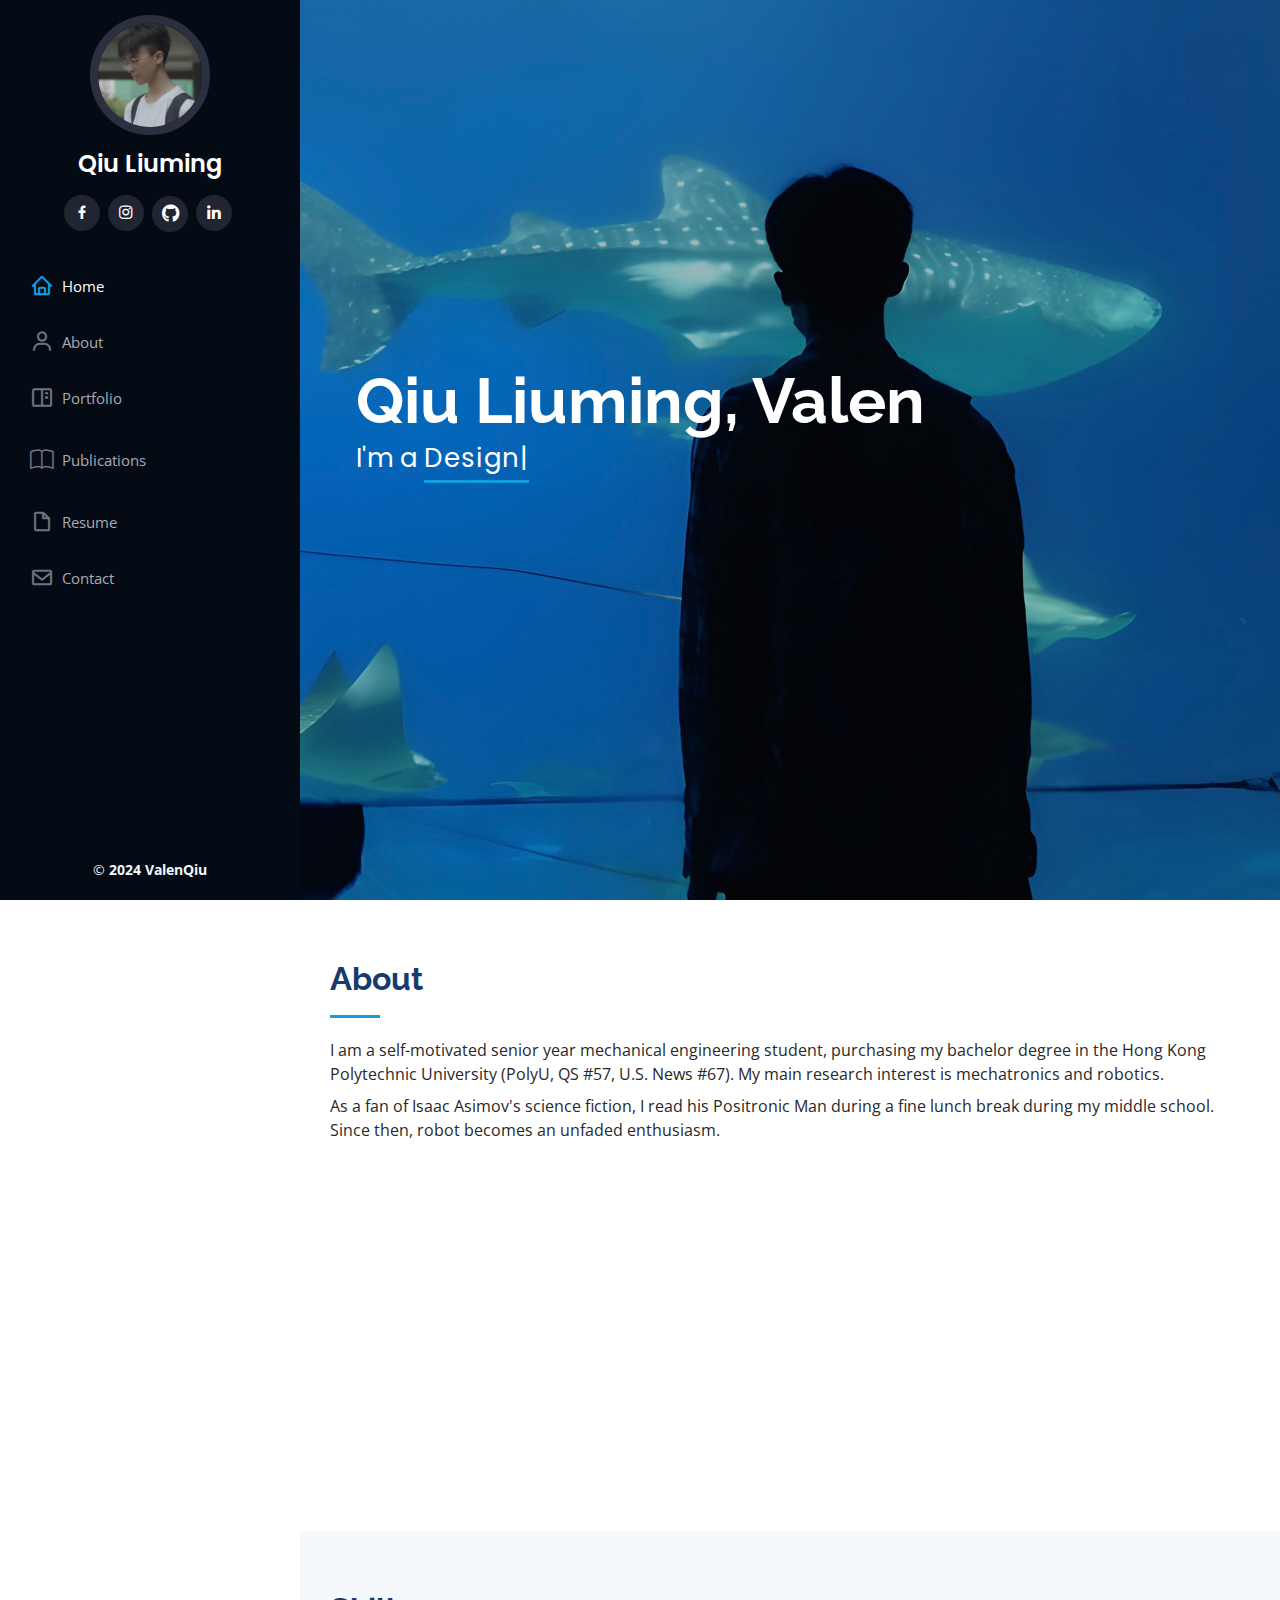
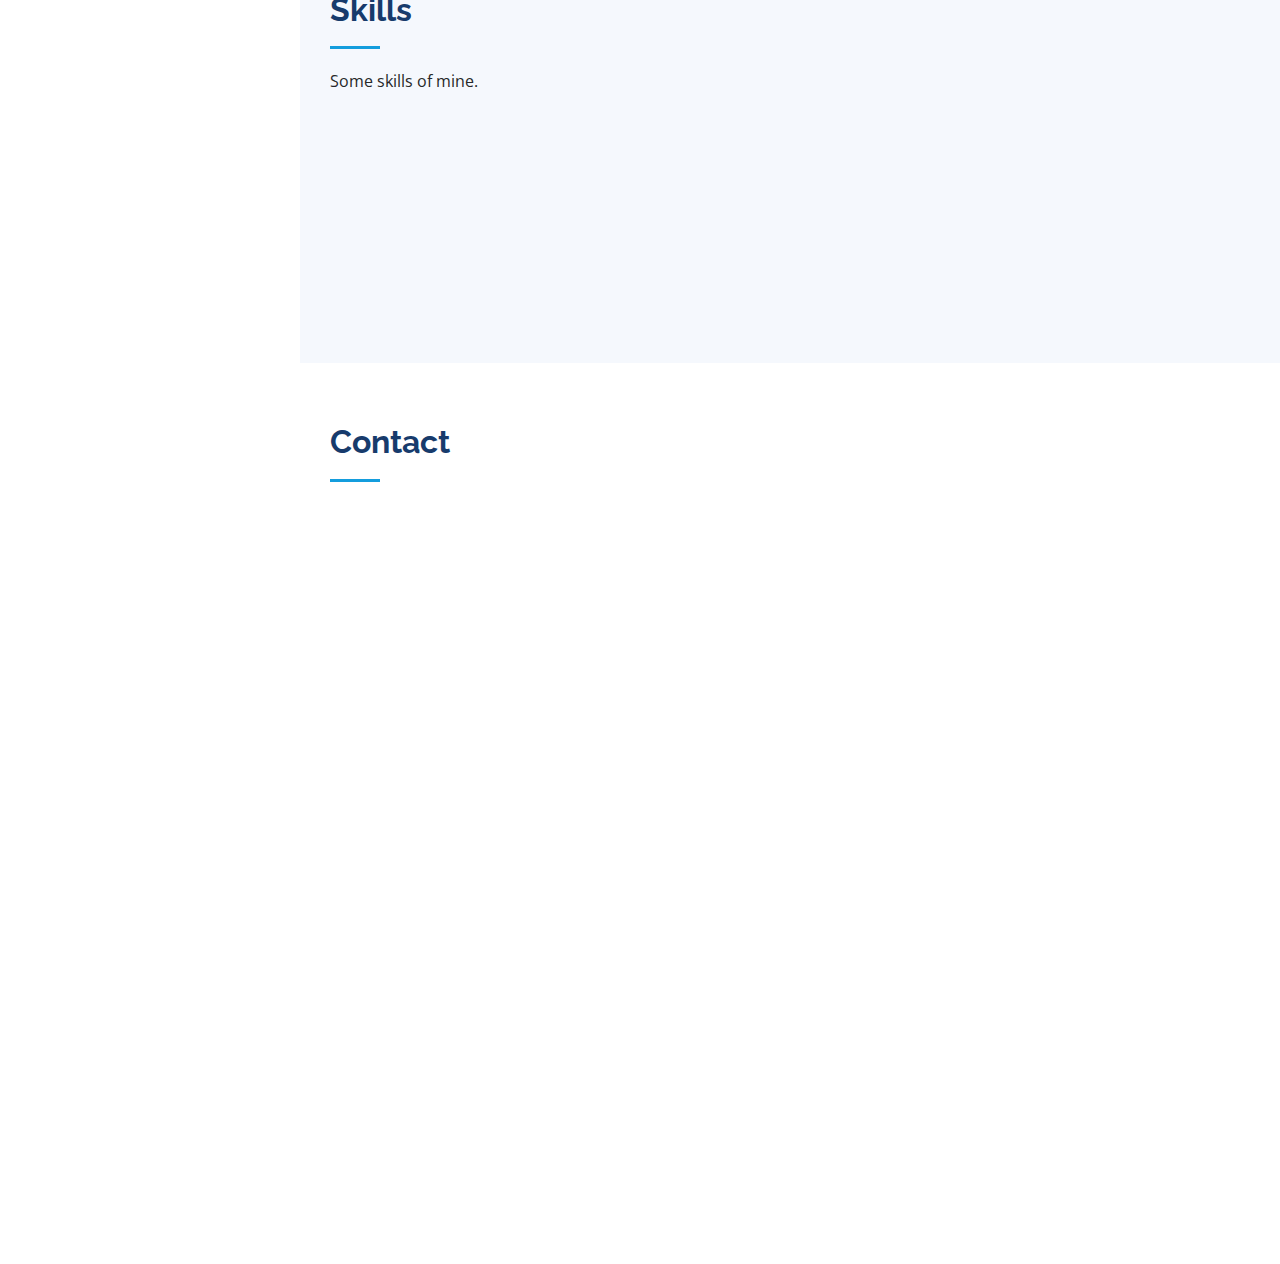
<file: index.html>
<!DOCTYPE html>
<html lang="en">

<head>
  <meta charset="utf-8">
  <meta content="width=device-width, initial-scale=1.0" name="viewport">

  <title>ValenQiu</title>
  <meta content="" name="description">
  <meta content="" name="keywords">

  <!-- Favicons -->
  <link href="assets/img/favicon.ico" rel="icon">
  <link href="assets/img/apple-touch-icon.png" rel="apple-touch-icon">

  <!-- Google Fonts -->
  <link href="https://fonts.googleapis.com/css?family=Open+Sans:300,300i,400,400i,600,600i,700,700i|Raleway:300,300i,400,400i,500,500i,600,600i,700,700i|Poppins:300,300i,400,400i,500,500i,600,600i,700,700i" rel="stylesheet">

  <!-- Vendor CSS Files -->
  <link href="assets/vendor/aos/aos.css" rel="stylesheet">
  <link href="assets/vendor/bootstrap/css/bootstrap.min.css" rel="stylesheet">
  <link href="assets/vendor/bootstrap-icons/bootstrap-icons.css" rel="stylesheet">
  <link href="assets/vendor/boxicons/css/boxicons.min.css" rel="stylesheet">
  <link href="assets/vendor/glightbox/css/glightbox.min.css" rel="stylesheet">
  <link href="assets/vendor/swiper/swiper-bundle.min.css" rel="stylesheet">

  <!-- Template Main CSS File -->
  <link href="assets/css/style.css" rel="stylesheet">
  <link rel="stylesheet" href="https://cdnjs.cloudflare.com/ajax/libs/font-awesome/5.15.3/css/all.min.css">

</head>

<body>

  <!-- ======= Mobile nav toggle button ======= -->
  <i class="bi bi-list mobile-nav-toggle d-xl-none"></i>

  <!-- ======= Header ======= -->
  <header id="header">
    <div class="d-flex flex-column">

      <div class="profile">
        <img src="assets/img/profile-img.jpg" alt="" class="img-fluid rounded-circle">
        <h1 class="text-light"><a href="index.html">Qiu Liuming</a></h1>
        <div class="social-links mt-3 text-center">
          <!-- <a href="#" class="twitter"><i class="bx bxl-twitter"></i></a> -->
          <a href="https://www.facebook.com/liuming.qiu.3/about_overview" target="_blank" class="facebook"><i class="bx bxl-facebook"></i></a>
          <a href="https://www.instagram.com/bsarm.woi?igsh=MXd4MDB5bDRiYXpxbA==" target="_blank" class="instagram"><i class="bx bxl-instagram"></i></a>
          <a href="https://github.com/ValenQiu" target="_blank" class="google-scholar"><i class="fab fa-github"></i></a>
          <a href="https://www.linkedin.com/feed/?trk=guest_homepage-basic_nav-header-signin" target="_blank" class="linkedin"><i class="bx bxl-linkedin"></i></a>
        </div>
      </div>

      <nav id="navbar" class="nav-menu navbar">
        <ul>
          <li><a href="#hero" class="nav-link scrollto active"><i class="bx bx-home"></i> <span>Home</span></a></li>
          <li><a href="#about" class="nav-link scrollto"><i class="bx bx-user"></i> <span>About</span></a></li>
          <li><a href="portfolio.html" class="nav-link"><i class="bx bx-book-content"></i> <span>Portfolio</span></a></li>
          <li><a href="publications.html" class="nav-link"><i class="bi bi-book"></i> <span>Publications</span></a></li>
          <!-- <li><a href="#services" class="nav-link scrollto"><i class="bx bx-server"></i> <span>Services</span></a></li> -->
          <li><a href="resume.html" class="nav-link"><i class="bx bx-file-blank"></i> <span>Resume</span></a></li>
          <li><a href="#contact" class="nav-link scrollto"><i class="bx bx-envelope"></i> <span>Contact</span></a></li>
        </ul>
      </nav><!-- .nav-menu -->
    </div>
  </header><!-- End Header -->

  <!-- ======= Hero Section ======= -->
  <section id="hero" class="d-flex flex-column justify-content-center align-items-center">
    <div class="hero-container" data-aos="fade-in">
      <h1>Qiu Liuming, Valen</h1>
      <p>I'm a <span class="typed" data-typed-items="Designer, Researcher, Engineer, Photographer"></span></p>
    </div>
  </section><!-- End Hero -->

  <main id="main">

    <!-- ======= About Section ======= -->
    <section id="about" class="about">
      <div class="container">

        <div class="section-title">
          <h2>About</h2>
          <p class="text-justify my-2">I am a self-motivated senior year mechanical engineering student, purchasing my bachelor
            degree in the Hong Kong Polytechnic University (PolyU, QS #57, U.S. News #67). My main research interest 
            is mechatronics and robotics. 
          </p>
          <p class="text-justify my-2">
            As a fan of Isaac Asimov's science fiction, I read his Positronic Man during a fine lunch break
            during my middle school. Since then, robot becomes an unfaded enthusiasm.
          </p>
        </div>

        <div class="row">
          <div class="col-lg-4" data-aos="fade-right">
            <img src="assets/img/profile-img.jpg" class="img-fluid" alt="">
          </div>
          <div class="col-lg-8 pt-4 pt-lg-0 content" data-aos="fade-left">
            <h3>Mechanical Engineer &amp; Robotics Researcher.</h3>
            <p class="fst-italic">
              Know me better
            </p>
            <div class="row">
              <div class="col-lg-6">
                <ul>
                  <li><i class="bi bi-chevron-right"></i> <strong>Nickname:</strong> <span>Valen</span></li>
                  <li><i class="bi bi-chevron-right"></i> <strong>Hobby:</strong> <span>Photographing</span></li>
                </ul>
              </div>
              <div class="col-lg-6">
                <ul>
                  <li><i class="bi bi-chevron-right"></i> <strong>Major:</strong> <span>Mechanical Engineering</span></li>
                  <li><i class="bi bi-chevron-right"></i> <strong>Degree:</strong> <span>UG</span></li>
                </ul>
              </div>
            </div>
            <!-- <p>
              Officiis eligendi itaque labore et dolorum mollitia officiis optio vero. Quisquam sunt adipisci omnis et ut. Nulla accusantium dolor incidunt officia tempore. Et eius omnis.
              Cupiditate ut dicta maxime officiis quidem quia. Sed et consectetur qui quia repellendus itaque neque. Aliquid amet quidem ut quaerat cupiditate. Ab et eum qui repellendus omnis culpa magni laudantium dolores.
            </p> -->
          </div>
        </div>

      </div>
    </section>
    <!-- End About Section -->

    <!-- ======= Facts Section ======= -->
    <!-- <section id="facts" class="facts">
      <div class="container">

        <div class="section-title">
          <h2>Facts</h2>
          <p>Magnam dolores commodi suscipit. Necessitatibus eius consequatur ex aliquid fuga eum quidem. Sit sint consectetur velit. Quisquam quos quisquam cupiditate. Et nemo qui impedit suscipit alias ea. Quia fugiat sit in iste officiis commodi quidem hic quas.</p>
        </div>

        <div class="row no-gutters">

          <div class="col-lg-3 col-md-6 d-md-flex align-items-md-stretch" data-aos="fade-up">
            <div class="count-box">
              <i class="bi bi-emoji-smile"></i>
              <span data-purecounter-start="0" data-purecounter-end="232" data-purecounter-duration="1" class="purecounter"></span>
              <p><strong>Happy Clients</strong> consequuntur quae</p>
            </div>
          </div>

          <div class="col-lg-3 col-md-6 d-md-flex align-items-md-stretch" data-aos="fade-up" data-aos-delay="100">
            <div class="count-box">
              <i class="bi bi-journal-richtext"></i>
              <span data-purecounter-start="0" data-purecounter-end="521" data-purecounter-duration="1" class="purecounter"></span>
              <p><strong>Projects</strong> adipisci atque cum quia aut</p>
            </div>
          </div>

          <div class="col-lg-3 col-md-6 d-md-flex align-items-md-stretch" data-aos="fade-up" data-aos-delay="200">
            <div class="count-box">
              <i class="bi bi-headset"></i>
              <span data-purecounter-start="0" data-purecounter-end="1453" data-purecounter-duration="1" class="purecounter"></span>
              <p><strong>Hours Of Support</strong> aut commodi quaerat</p>
            </div>
          </div>

          <div class="col-lg-3 col-md-6 d-md-flex align-items-md-stretch" data-aos="fade-up" data-aos-delay="300">
            <div class="count-box">
              <i class="bi bi-people"></i>
              <span data-purecounter-start="0" data-purecounter-end="32" data-purecounter-duration="1" class="purecounter"></span>
              <p><strong>Hard Workers</strong> rerum asperiores dolor</p>
            </div>
          </div>

        </div>

      </div>
    </section>End Facts Section -->

    <!-- ======= Skills Section ======= -->
    <section id="skills" class="skills section-bg">
      <div class="container">

        <div class="section-title">
          <h2>Skills</h2>
          <p>Some skills of mine.</p>
        </div>

        <div class="row skills-content">

          <div class="col-lg-6" data-aos="fade-up">

            <div class="progress">
              <span class="skill">Mechatronic<i class="val">100%</i></span>
              <div class="progress-bar-wrap">
                <div class="progress-bar" role="progressbar" aria-valuenow="100" aria-valuemin="0" aria-valuemax="100"></div>
              </div>
            </div>

            <div class="progress">
              <span class="skill">Robotics<i class="val">90%</i></span>
              <div class="progress-bar-wrap">
                <div class="progress-bar" role="progressbar" aria-valuenow="90" aria-valuemin="0" aria-valuemax="100"></div>
              </div>
            </div>

            <div class="progress">
              <span class="skill">Python<i class="val">75%</i></span>
              <div class="progress-bar-wrap">
                <div class="progress-bar" role="progressbar" aria-valuenow="75" aria-valuemin="0" aria-valuemax="100"></div>
              </div>
            </div>

          </div>

          <div class="col-lg-6" data-aos="fade-up" data-aos-delay="100">

            <div class="progress">
              <span class="skill">Design<i class="val">80%</i></span>
              <div class="progress-bar-wrap">
                <div class="progress-bar" role="progressbar" aria-valuenow="80" aria-valuemin="0" aria-valuemax="100"></div>
              </div>
            </div>

            <div class="progress">
              <span class="skill">CAD <i class="val">100%</i></span>
              <div class="progress-bar-wrap">
                <div class="progress-bar" role="progressbar" aria-valuenow="100" aria-valuemin="0" aria-valuemax="100"></div>
              </div>
            </div>

            <div class="progress">
              <span class="skill">ROS<i class="val">75%</i></span>
              <div class="progress-bar-wrap">
                <div class="progress-bar" role="progressbar" aria-valuenow="75" aria-valuemin="0" aria-valuemax="100"></div>
              </div>
            </div>

          </div>

        </div>

      </div>
    </section><!-- End Skills Section -->

    <!-- ======= Contact Section ======= -->
    <section id="contact" class="contact">
      <div class="container">

        <div class="section-title">
          <h2>Contact</h2>
          <!-- <p>Magnam dolores commodi suscipit. Necessitatibus eius consequatur ex aliquid fuga eum quidem. Sit sint consectetur velit. Quisquam quos quisquam cupiditate. Et nemo qui impedit suscipit alias ea. Quia fugiat sit in iste officiis commodi quidem hic quas.</p> -->
        </div>

        
        <div class="row" data-aos="fade-in">

          <div class="col-lg-5 d-flex align-items-stretch">
            <div class="info">
              <div class="address">
                <i class="bi bi-geo-alt"></i>
                <h4>Location:</h4>
                <p>Hung Hom, Koloon, Hong Kong</p>
              </div>

              <div class="email">
                <i class="bi bi-envelope"></i>
                <h4>Email:</h4>
                <p>liuming.valen.qiu@gmail.com</p>
              </div>

              <div class="phone">
                <i class="bi bi-phone"></i>
                <h4>Call:</h4>
                <p>+852 5109 0049</p>
              </div>
            </div>
          </div>

          <div class="col-lg-7 mt-5 mt-lg-0 d-flex">
            <script type="text/javascript" id="mapmyvisitors" src="//mapmyvisitors.com/map.js?d=n3EMR7GP1-fw6dGccDMt8ddwY2gRXx398en9ySr-8RI&cl=ffffff&w=a"></script>
            
          </div>

          <div class="col-lg-7 mt-5 mt-lg-0 d-flex align-items-stretch">
             <!-- <iframe src="https://www.google.com/maps/embed?pb=!1m14!1m8!1m3!1d12097.433213460943!2d-74.0062269!3d40.7101282!3m2!1i1024!2i768!4f13.1!3m3!1m2!1s0x0%3A0xb89d1fe6bc499443!2sDowntown+Conference+Center!5e0!3m2!1smk!2sbg!4v1539943755621" frameborder="0" style="border:0; width: 100%; height: 290px;" allowfullscreen></iframe> -->
             <iframe src="https://www.google.com/maps/embed?pb=!1m18!1m12!1m3!1d14764.842268596793!2d114.16671403899576!3d22.307874873538854!2m3!1f0!2f0!3f0!3m2!1i1024!2i768!4f13.1!3m3!1m2!1s0x340400e809c71ff1%3A0xeb7151a34a54910d!2z6aaZ5riv55CG5bel5aSn5a24!5e0!3m2!1szh-TW!2shk!4v1709092543429!5m2!1szh-TW!2shk" frameborder="0" style="border:0; width: 100%; height: 290px;" allowfullscreen></iframe>

             <!-- <iframe src="https://www.google.com/maps/embed?pb=!1m18!1m12!1m3!1d14764.842268596793!2d114.16671403899576!3d22.307874873538854!2m3!1f0!2f0!3f0!3m2!1i1024!2i768!4f13.1!3m3!1m2!1s0x340400e809c71ff1%3A0xeb7151a34a54910d!2z6aaZ5riv55CG5bel5aSn5a24!5e0!3m2!1szh-TW!2shk!4v1709092543429!5m2!1szh-TW!2shk" width="600" height="450" style="border:0;" allowfullscreen="" loading="lazy" referrerpolicy="no-referrer-when-downgrade"></iframe> -->
          </div>
        </div>
        
        
      </div>
    </section><!-- End Contact Section -->

  </main><!-- End #main -->

  <!-- ======= Footer ======= -->
  <footer id="footer">
    <div class="container">
      <div class="copyright">
        &copy; <strong><span>2024 ValenQiu</span></strong>
      </div>
      <div class="credits">
        <!-- All the links in the footer should remain intact. -->
        <!-- You can delete the links only if you purchased the pro version. -->
        <!-- Licensing information: https://bootstrapmade.com/license/ -->
        <!-- Purchase the pro version with working PHP/AJAX contact form: https://bootstrapmade.com/iportfolio-bootstrap-portfolio-websites-template/ -->
        <!-- Designed by <a href="https://bootstrapmade.com/">BootstrapMade</a> -->
      </div>
    </div>
  </footer><!-- End  Footer -->

  <a href="#" class="back-to-top d-flex align-items-center justify-content-center"><i class="bi bi-arrow-up-short"></i></a>

  <!-- Vendor JS Files -->
  <script src="assets/vendor/purecounter/purecounter_vanilla.js"></script>
  <script src="assets/vendor/aos/aos.js"></script>
  <script src="assets/vendor/bootstrap/js/bootstrap.bundle.min.js"></script>
  <script src="assets/vendor/glightbox/js/glightbox.min.js"></script>
  <script src="assets/vendor/isotope-layout/isotope.pkgd.min.js"></script>
  <script src="assets/vendor/swiper/swiper-bundle.min.js"></script>
  <script src="assets/vendor/typed.js/typed.umd.js"></script>
  <script src="assets/vendor/waypoints/noframework.waypoints.js"></script>
  <script src="assets/vendor/php-email-form/validate.js"></script>

  <!-- Template Main JS File -->
  <script src="assets/js/main.js"></script>

</body>

</html>
</file>
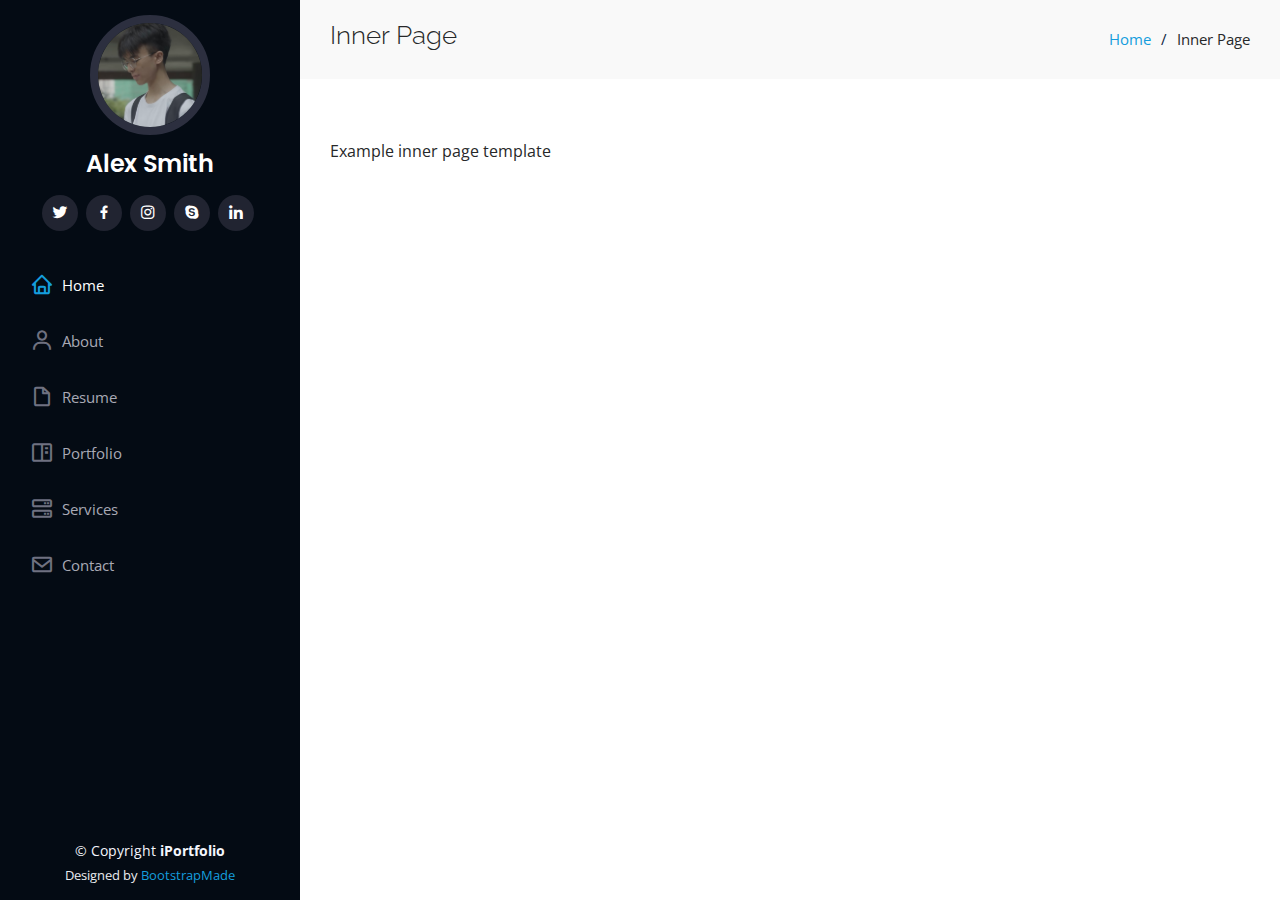
<file: inner-page.html>
<!DOCTYPE html>
<html lang="en">

<head>
  <meta charset="utf-8">
  <meta content="width=device-width, initial-scale=1.0" name="viewport">

  <title>Inner Page - iPortfolio Bootstrap Template</title>
  <meta content="" name="description">
  <meta content="" name="keywords">

  <!-- Favicons -->
  <link href="assets/img/favicon.ico" rel="icon">
  <link href="assets/img/apple-touch-icon.png" rel="apple-touch-icon">

  <!-- Google Fonts -->
  <link href="https://fonts.googleapis.com/css?family=Open+Sans:300,300i,400,400i,600,600i,700,700i|Raleway:300,300i,400,400i,500,500i,600,600i,700,700i|Poppins:300,300i,400,400i,500,500i,600,600i,700,700i" rel="stylesheet">

  <!-- Vendor CSS Files -->
  <link href="assets/vendor/aos/aos.css" rel="stylesheet">
  <link href="assets/vendor/bootstrap/css/bootstrap.min.css" rel="stylesheet">
  <link href="assets/vendor/bootstrap-icons/bootstrap-icons.css" rel="stylesheet">
  <link href="assets/vendor/boxicons/css/boxicons.min.css" rel="stylesheet">
  <link href="assets/vendor/glightbox/css/glightbox.min.css" rel="stylesheet">
  <link href="assets/vendor/swiper/swiper-bundle.min.css" rel="stylesheet">

  <!-- Template Main CSS File -->
  <link href="assets/css/style.css" rel="stylesheet">

  <!-- =======================================================
  * Template Name: iPortfolio
  * Updated: Jan 29 2024 with Bootstrap v5.3.2
  * Template URL: https://bootstrapmade.com/iportfolio-bootstrap-portfolio-websites-template/
  * Author: BootstrapMade.com
  * License: https://bootstrapmade.com/license/
  ======================================================== -->
</head>

<body>

  <!-- ======= Mobile nav toggle button ======= -->
  <i class="bi bi-list mobile-nav-toggle d-xl-none"></i>

  <!-- ======= Header ======= -->
  <header id="header">
    <div class="d-flex flex-column">

      <div class="profile">
        <img src="assets/img/profile-img.jpg" alt="" class="img-fluid rounded-circle">
        <h1 class="text-light"><a href="index.html">Alex Smith</a></h1>
        <div class="social-links mt-3 text-center">
          <a href="#" class="twitter"><i class="bx bxl-twitter"></i></a>
          <a href="https://www.facebook.com/liuming.qiu.3/about_overview" class="facebook"><i class="bx bxl-facebook"></i></a>
          <a href="#" class="instagram"><i class="bx bxl-instagram"></i></a>
          <a href="#" class="google-plus"><i class="bx bxl-skype"></i></a>
          <a href="#" class="linkedin"><i class="bx bxl-linkedin"></i></a>
        </div>
      </div>

      <nav id="navbar" class="nav-menu navbar">
        <ul>
          <li><a href="#hero" class="nav-link scrollto active"><i class="bx bx-home"></i> <span>Home</span></a></li>
          <li><a href="#about" class="nav-link scrollto"><i class="bx bx-user"></i> <span>About</span></a></li>
          <li><a href="#resume" class="nav-link scrollto"><i class="bx bx-file-blank"></i> <span>Resume</span></a></li>
          <li><a href="#portfolio" class="nav-link scrollto"><i class="bx bx-book-content"></i> <span>Portfolio</span></a></li>
          <li><a href="#services" class="nav-link scrollto"><i class="bx bx-server"></i> <span>Services</span></a></li>
          <li><a href="#contact" class="nav-link scrollto"><i class="bx bx-envelope"></i> <span>Contact</span></a></li>
        </ul>
      </nav><!-- .nav-menu -->
    </div>
  </header><!-- End Header -->

  <main id="main">

    <!-- ======= Breadcrumbs ======= -->
    <section class="breadcrumbs">
      <div class="container">

        <div class="d-flex justify-content-between align-items-center">
          <h2>Inner Page</h2>
          <ol>
            <li><a href="index.html">Home</a></li>
            <li>Inner Page</li>
          </ol>
        </div>

      </div>
    </section><!-- End Breadcrumbs -->

    <section class="inner-page">
      <div class="container">
        <p>
          Example inner page template
        </p>
      </div>
    </section>

  </main><!-- End #main -->

  <!-- ======= Footer ======= -->
  <footer id="footer">
    <div class="container">
      <div class="copyright">
        &copy; Copyright <strong><span>iPortfolio</span></strong>
      </div>
      <div class="credits">
        <!-- All the links in the footer should remain intact. -->
        <!-- You can delete the links only if you purchased the pro version. -->
        <!-- Licensing information: https://bootstrapmade.com/license/ -->
        <!-- Purchase the pro version with working PHP/AJAX contact form: https://bootstrapmade.com/iportfolio-bootstrap-portfolio-websites-template/ -->
        Designed by <a href="https://bootstrapmade.com/">BootstrapMade</a>
      </div>
    </div>
  </footer><!-- End  Footer -->

  <a href="#" class="back-to-top d-flex align-items-center justify-content-center"><i class="bi bi-arrow-up-short"></i></a>

  <!-- Vendor JS Files -->
  <script src="assets/vendor/purecounter/purecounter_vanilla.js"></script>
  <script src="assets/vendor/aos/aos.js"></script>
  <script src="assets/vendor/bootstrap/js/bootstrap.bundle.min.js"></script>
  <script src="assets/vendor/glightbox/js/glightbox.min.js"></script>
  <script src="assets/vendor/isotope-layout/isotope.pkgd.min.js"></script>
  <script src="assets/vendor/swiper/swiper-bundle.min.js"></script>
  <script src="assets/vendor/typed.js/typed.umd.js"></script>
  <script src="assets/vendor/waypoints/noframework.waypoints.js"></script>
  <script src="assets/vendor/php-email-form/validate.js"></script>

  <!-- Template Main JS File -->
  <script src="assets/js/main.js"></script>

</body>

</html>
</file>
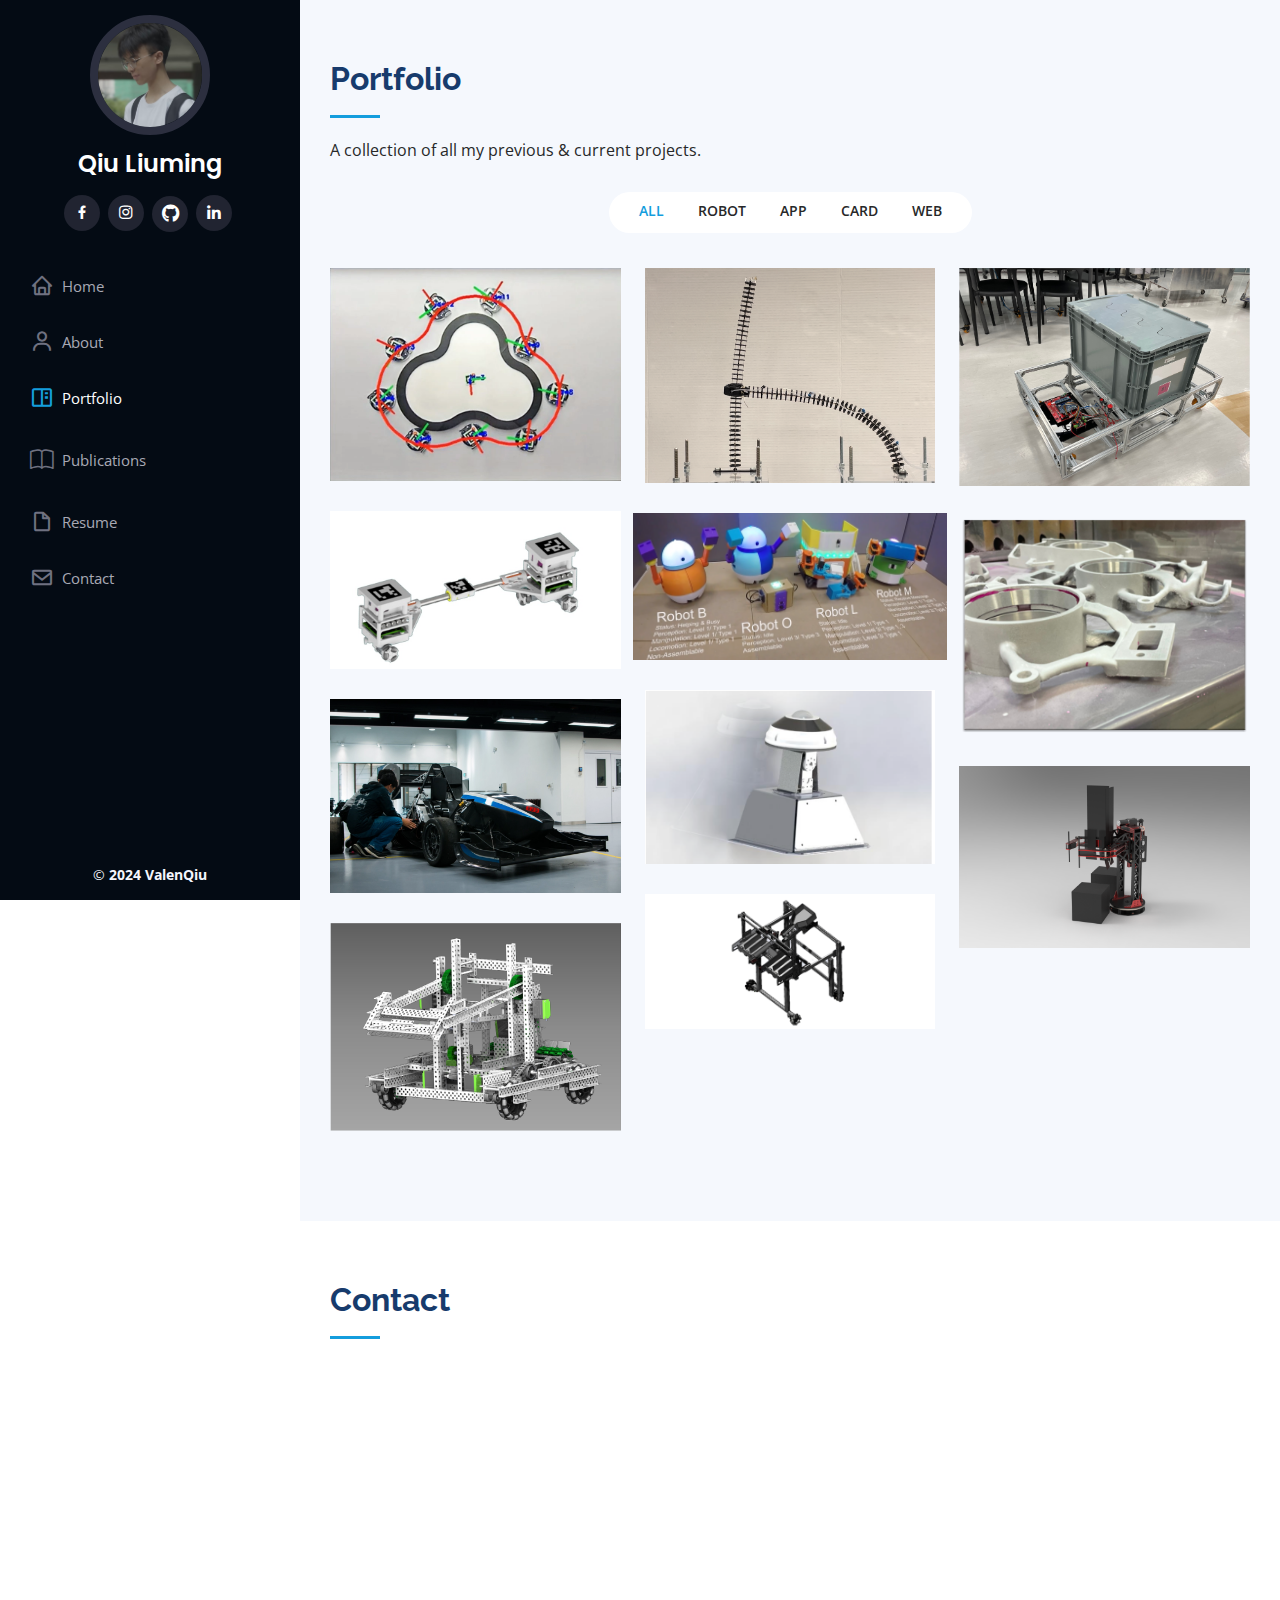
<file: portfolio.html>
<!DOCTYPE html>
<html lang="en">

<head>
  <meta charset="utf-8">
  <meta content="width=device-width, initial-scale=1.0" name="viewport">

  <title>ValenQiu</title>
  <meta content="" name="description">
  <meta content="" name="keywords">

  <!-- Favicons -->
  <link href="assets/img/favicon.ico" rel="icon">
  <link href="assets/img/apple-touch-icon.png" rel="apple-touch-icon">

  <!-- Google Fonts -->
  <link href="https://fonts.googleapis.com/css?family=Open+Sans:300,300i,400,400i,600,600i,700,700i|Raleway:300,300i,400,400i,500,500i,600,600i,700,700i|Poppins:300,300i,400,400i,500,500i,600,600i,700,700i" rel="stylesheet">

  <!-- Vendor CSS Files -->
  <link href="assets/vendor/aos/aos.css" rel="stylesheet">
  <link href="assets/vendor/bootstrap/css/bootstrap.min.css" rel="stylesheet">
  <link href="assets/vendor/bootstrap-icons/bootstrap-icons.css" rel="stylesheet">
  <link href="assets/vendor/boxicons/css/boxicons.min.css" rel="stylesheet">
  <link href="assets/vendor/glightbox/css/glightbox.min.css" rel="stylesheet">
  <link href="assets/vendor/swiper/swiper-bundle.min.css" rel="stylesheet">

  <!-- Template Main CSS File -->
  <link href="assets/css/style.css" rel="stylesheet">
  <link rel="stylesheet" href="https://cdnjs.cloudflare.com/ajax/libs/font-awesome/5.15.3/css/all.min.css">


</head>

<body>
      <!-- ======= Mobile nav toggle button ======= -->
    <i class="bi bi-list mobile-nav-toggle d-xl-none"></i>

    <!-- ======= Header ======= -->
    <header id="header">
        <div class="d-flex flex-column">

            <div class="profile">
                <img src="assets/img/profile-img.jpg" alt="" class="img-fluid rounded-circle">
                <h1 class="text-light"><a href="index.html">Qiu Liuming</a></h1>
                <div class="social-links mt-3 text-center">
                  <!-- <a href="#" class="twitter"><i class="bx bxl-twitter"></i></a> -->
                  <a href="https://www.facebook.com/liuming.qiu.3/about_overview" target="_blank" class="facebook"><i class="bx bxl-facebook"></i></a>
                  <a href="https://www.instagram.com/bsarm.woi?igsh=MXd4MDB5bDRiYXpxbA==" target="_blank" class="instagram"><i class="bx bxl-instagram"></i></a>
                  <a href="https://github.com/ValenQiu" target="_blank" class="google-scholar"><i class="fab fa-github"></i></a>
                  <a href="https://www.linkedin.com/feed/?trk=guest_homepage-basic_nav-header-signin" target="_blank" class="linkedin"><i class="bx bxl-linkedin"></i></a>
                </div>
              </div>

        <nav id="navbar" class="nav-menu navbar">
            <ul>
            <li><a href="index.html" class="nav-link"><i class="bx bx-home"></i> <span>Home</span></a></li>
            <li><a href="index.html#about" class="nav-link"><i class="bx bx-user"></i> <span>About</span></a></li>
            <li><a href="#portfolio" class="nav-link scrollto"><i class="bx bx-book-content"></i> <span>Portfolio</span></a></li>
            <li><a href="publications.html" class="nav-link"><i class="bi bi-book"></i> <span>Publications</span></a></li>
            <!-- <li><a href="#services" class="nav-link scrollto"><i class="bx bx-server"></i> <span>Services</span></a></li> -->
            <li><a href="resume.html" class="nav-link"><i class="bx bx-file-blank"></i> <span>Resume</span></a></li>
            <li><a href="#contact" class="nav-link scrollto"><i class="bx bx-envelope"></i> <span>Contact</span></a></li>
            </ul>
        </nav><!-- .nav-menu -->
        </div>
    </header><!-- End Header -->

    <main id="main">

        <!-- ======= Portfolio Section ======= -->
    <section id="portfolio" class="portfolio section-bg">
        <div class="container">
  
          <div class="section-title">
            <h2>Portfolio</h2>
            <p>A collection of all my previous &amp; current projects.</p>
          </div>
  
          <div class="row" data-aos="fade-up">
            <div class="col-lg-12 d-flex justify-content-center">
              <ul id="portfolio-flters">
                <li data-filter="*" class="filter-active">All</li>
                <li data-filter=".filter-robot">Robot</li>
                <li data-filter=".filter-app">App</li>
                <li data-filter=".filter-card">Card</li>
                <li data-filter=".filter-web">Web</li>
              </ul>
            </div>
          </div>
  
          <div class="row portfolio-container" data-aos="fade-up" data-aos-delay="100">
  
            <div class="col-lg-4 col-md-6 portfolio-item filter-robot">
              <div class="portfolio-wrap">
                <img src="assets/img/portfolio/ObjectReconstruction/Multi-Agent.png" class="img-fluid" alt="CCR">
                <div class="portfolio-links">
                  <a href="assets/img/portfolio/ObjectReconstruction/Multi-Agent.png" data-gallery="portfolioGallery" class="portfolio-lightbox" title="Object Reconstruction"><i class="bx bx-plus"></i></a>
                  <a href="#" title="More Details"><i class="bx bx-link"></i></a>
                </div>
              </div>
            </div>
            
            <div class="col-lg-4 col-md-6 portfolio-item filter-robot">
              <div class="portfolio-wrap">
                <img src="assets/img/portfolio/CCR/CCR_Cover.png" class="img-fluid" alt="CCR">
                <div class="portfolio-links">
                  <a href="assets/img/portfolio/CCR/CCR_Cover.png" data-gallery="portfolioGallery" class="portfolio-lightbox" title="Cooperative Continuum Robot"><i class="bx bx-plus"></i></a>
                  <a href="portfolio_CCR.html" title="More Details"><i class="bx bx-link"></i></a>
                </div>
              </div>
            </div>
            
            <div class="col-lg-4 col-md-6 portfolio-item filter-robot">
              <div class="portfolio-wrap">
                <img src="assets/img/portfolio/Mobile_Robot/mobile_robot.png" class="img-fluid" alt="mobile_robot">
                <div class="portfolio-links">
                  <a href="assets/img/portfolio/Mobile_Robot/mobile_robot.png" data-gallery="portfolioGallery" class="portfolio-lightbox" title="Mobile Robot"><i class="bx bx-plus"></i></a>
                  <a href="#" title="More Details"><i class="bx bx-link"></i></a>
                </div>
              </div>
            </div>
            
            <div class="col-lg-4 col-md-6 portfolio-item filter-robot">
              <div class="portfolio-wrap">
                <img src="assets/img/portfolio/2SR/2SR.jpeg" class="img-fluid" alt="2SR">
                <div class="portfolio-links">
                  <a href="assets/img/portfolio/2SR/2SR.jpeg" data-gallery="portfolioGallery" class="portfolio-lightbox" title="Self-Reconfigurable Soft-Rigid Robot"><i class="bx bx-plus"></i></a>
                  <a href="portfolio_2SR.html" title="More Details"><i class="bx bx-link"></i></a>
                </div>
              </div>
            </div>
            
            <div class="">
              <div class="col-lg-4 col-md-6 portfolio-item filter-robot">
                <div class="portfolio-wrap">
                  <img src="assets/img/portfolio/Heterogeneous/Heterogeneous.png" class="img-fluid" alt="Heterogeneous">
                  <div class="portfolio-links">
                    <a href="assets/img/portfolio/Heterogeneous/Heterogeneous.png" data-gallery="portfolioGallery" class="portfolio-lightbox" title="Heterogeneous Multi-Robot"><i class="bx bx-plus"></i></a>
                    <a href="portfolio_MrPotato.html" title="More Details"><i class="bx bx-link"></i></a>
                  </div>
                </div>
              </div>
            </div>

            <div class="col-lg-4 col-md-6 portfolio-item filter-robot">
              <div class="portfolio-wrap">
                <img src="assets/img/portfolio/3D_Upright/3D_Upright.png" class="img-fluid" alt="Metal 3D Print">
                <div class="portfolio-links">
                  <a href="assets/img/portfolio/3D_Upright/3D_Upright.png" data-gallery="portfolioGallery" class="portfolio-lightbox" title="Metal 3D Print"><i class="bx bx-plus"></i></a>
                  <a href="#" title="More Details"><i class="bx bx-link"></i></a>
                </div>
              </div>
          </div>
            
            <div class="col-lg-4 col-md-6 portfolio-item filter-robot">
              <div class="portfolio-wrap">
                <img src="assets/img/portfolio/SolarTracker/SolarTracker.png" class="img-fluid" alt="SolarTracker">
                <div class="portfolio-links">
                  <a href="assets/img/portfolio/SolarTracker/SolarTracker.png" data-gallery="portfolioGallery" class="portfolio-lightbox" title="Solar Tracker"><i class="bx bx-plus"></i></a>
                  <a href="portfolio_SolarTracker.html" title="More Details"><i class="bx bx-link"></i></a>
                </div>
              </div>
          </div>

          <div class="col-lg-4 col-md-6 portfolio-item filter-robot">
            <div class="portfolio-wrap">
              <img src="assets/img/portfolio/04E/04e.webp" class="img-fluid" alt="04E">
              <div class="portfolio-links">
                <a href="assets/img/portfolio/04E/04e.webp" data-gallery="portfolioGallery" class="portfolio-lightbox" title="04E"><i class="bx bx-plus"></i></a>
                <a href="portfolio_04E.html" title="More Details"><i class="bx bx-link"></i></a>
              </div>
            </div>
          </div>

            <div class="col-lg-4 col-md-6 portfolio-item filter-robot">
                <div class="portfolio-wrap">
                  <img src="assets/img/portfolio/Station/渲染.png" class="img-fluid" alt="Station">
                  <div class="portfolio-links">
                    <a href="assets/img/portfolio/Station/渲染.png" data-gallery="portfolioGallery" class="portfolio-lightbox" title="StationBot"><i class="bx bx-plus"></i></a>
                    <a href="portfolio_stationBot.html" title="More Details"><i class="bx bx-link"></i></a>
                  </div>
                </div>
            </div>

            <div class="col-lg-4 col-md-6 portfolio-item filter-robot">
                <div class="portfolio-wrap">
                  <img src="assets/img/portfolio/Transformer/img1.png" class="img-fluid" alt="Transformer">
                  <div class="portfolio-links">
                    <a href="assets/img/portfolio/Transformer/img1.png" data-gallery="portfolioGallery" class="portfolio-lightbox" title="Transformer"><i class="bx bx-plus"></i></a>
                    <a href="portfolio_transformer.html" title="More Details"><i class="bx bx-link"></i></a>
                  </div>
                </div>
            </div>

            <div class="col-lg-4 col-md-6 portfolio-item filter-robot">
                <div class="portfolio-wrap">
                  <img src="assets/img/portfolio/vex/vex_cover.png" class="img-fluid" alt="vex">
                  <div class="portfolio-links">
                    <a href="assets/img/portfolio/vex/vex_cover.png" data-gallery="portfolioGallery" class="portfolio-lightbox" title="Vex Turning Point"><i class="bx bx-plus"></i></a>
                    <a href="portfolio_vex.html" title="More Details"><i class="bx bx-link"></i></a>
                  </div>
                </div>
            </div>
  
          </div>
  
        </div>
      </section>
      <!-- End Portfolio Section -->

           <!-- ======= Contact Section ======= -->
    <section id="contact" class="contact">
        <div class="container">
  
          <div class="section-title">
            <h2>Contact</h2>
            <!-- <p>Magnam dolores commodi suscipit. Necessitatibus eius consequatur ex aliquid fuga eum quidem. Sit sint consectetur velit. Quisquam quos quisquam cupiditate. Et nemo qui impedit suscipit alias ea. Quia fugiat sit in iste officiis commodi quidem hic quas.</p> -->
          </div>
  
          <div class="row" data-aos="fade-in">

            <div class="col-sm d-flex align-items-stretch">
              <div class="info">
                <div class="address">
                  <i class="bi bi-geo-alt"></i>
                  <h4>Location:</h4>
                  <p>Hung Hom, Koloon, Hong Kong</p>
                </div>
  
                <div class="email">
                  <i class="bi bi-envelope"></i>
                  <h4>Email:</h4>
                  <p>liuming.valen.qiu@gmail.com</p>
                </div>
  
                <div class="phone">
                  <i class="bi bi-phone"></i>
                  <h4>Call:</h4>
                  <p>+852 5109 0049</p>
                </div>
              </div>
            </div>
  
            <div class="col-sm mt-5 mt-lg-0 d-flex">
              <script type="text/javascript" id="mapmyvisitors" src="//mapmyvisitors.com/map.js?d=n3EMR7GP1-fw6dGccDMt8ddwY2gRXx398en9ySr-8RI&cl=ffffff&w=a"></script>
            </div>
  
            <div class="col-sm mt-5 mt-lg-0 d-flex align-items-stretch">
               <!-- <iframe src="https://www.google.com/maps/embed?pb=!1m14!1m8!1m3!1d12097.433213460943!2d-74.0062269!3d40.7101282!3m2!1i1024!2i768!4f13.1!3m3!1m2!1s0x0%3A0xb89d1fe6bc499443!2sDowntown+Conference+Center!5e0!3m2!1smk!2sbg!4v1539943755621" frameborder="0" style="border:0; width: 100%; height: 290px;" allowfullscreen></iframe> -->
               <iframe src="https://www.google.com/maps/embed?pb=!1m18!1m12!1m3!1d14764.842268596793!2d114.16671403899576!3d22.307874873538854!2m3!1f0!2f0!3f0!3m2!1i1024!2i768!4f13.1!3m3!1m2!1s0x340400e809c71ff1%3A0xeb7151a34a54910d!2z6aaZ5riv55CG5bel5aSn5a24!5e0!3m2!1szh-TW!2shk!4v1709092543429!5m2!1szh-TW!2shk" frameborder="0" style="border:0; width: 100%; height: 340px;" allowfullscreen></iframe>
            </div>
          </div>
  
        </div>
      </section><!-- End Contact Section -->
    </main>

    <!-- ======= Footer ======= -->
<footer id="footer">
    <div class="container">
        <div class="copyright">
            &copy; <strong><span>2024 ValenQiu</span></strong>
          </div>
      </div>
    </div>
  </footer>
  <!-- End  Footer -->

  <a href="#" class="back-to-top d-flex align-items-center justify-content-center"><i class="bi bi-arrow-up-short"></i></a>

  <!-- Vendor JS Files -->
  <script src="assets/vendor/purecounter/purecounter_vanilla.js"></script>
  <script src="assets/vendor/aos/aos.js"></script>
  <script src="assets/vendor/bootstrap/js/bootstrap.bundle.min.js"></script>
  <script src="assets/vendor/glightbox/js/glightbox.min.js"></script>
  <script src="assets/vendor/isotope-layout/isotope.pkgd.min.js"></script>
  <script src="assets/vendor/swiper/swiper-bundle.min.js"></script>
  <script src="assets/vendor/typed.js/typed.umd.js"></script>
  <script src="assets/vendor/waypoints/noframework.waypoints.js"></script>
  <script src="assets/vendor/php-email-form/validate.js"></script>

  <!-- Template Main JS File -->
  <script src="assets/js/main.js"></script>
</body>
</file>
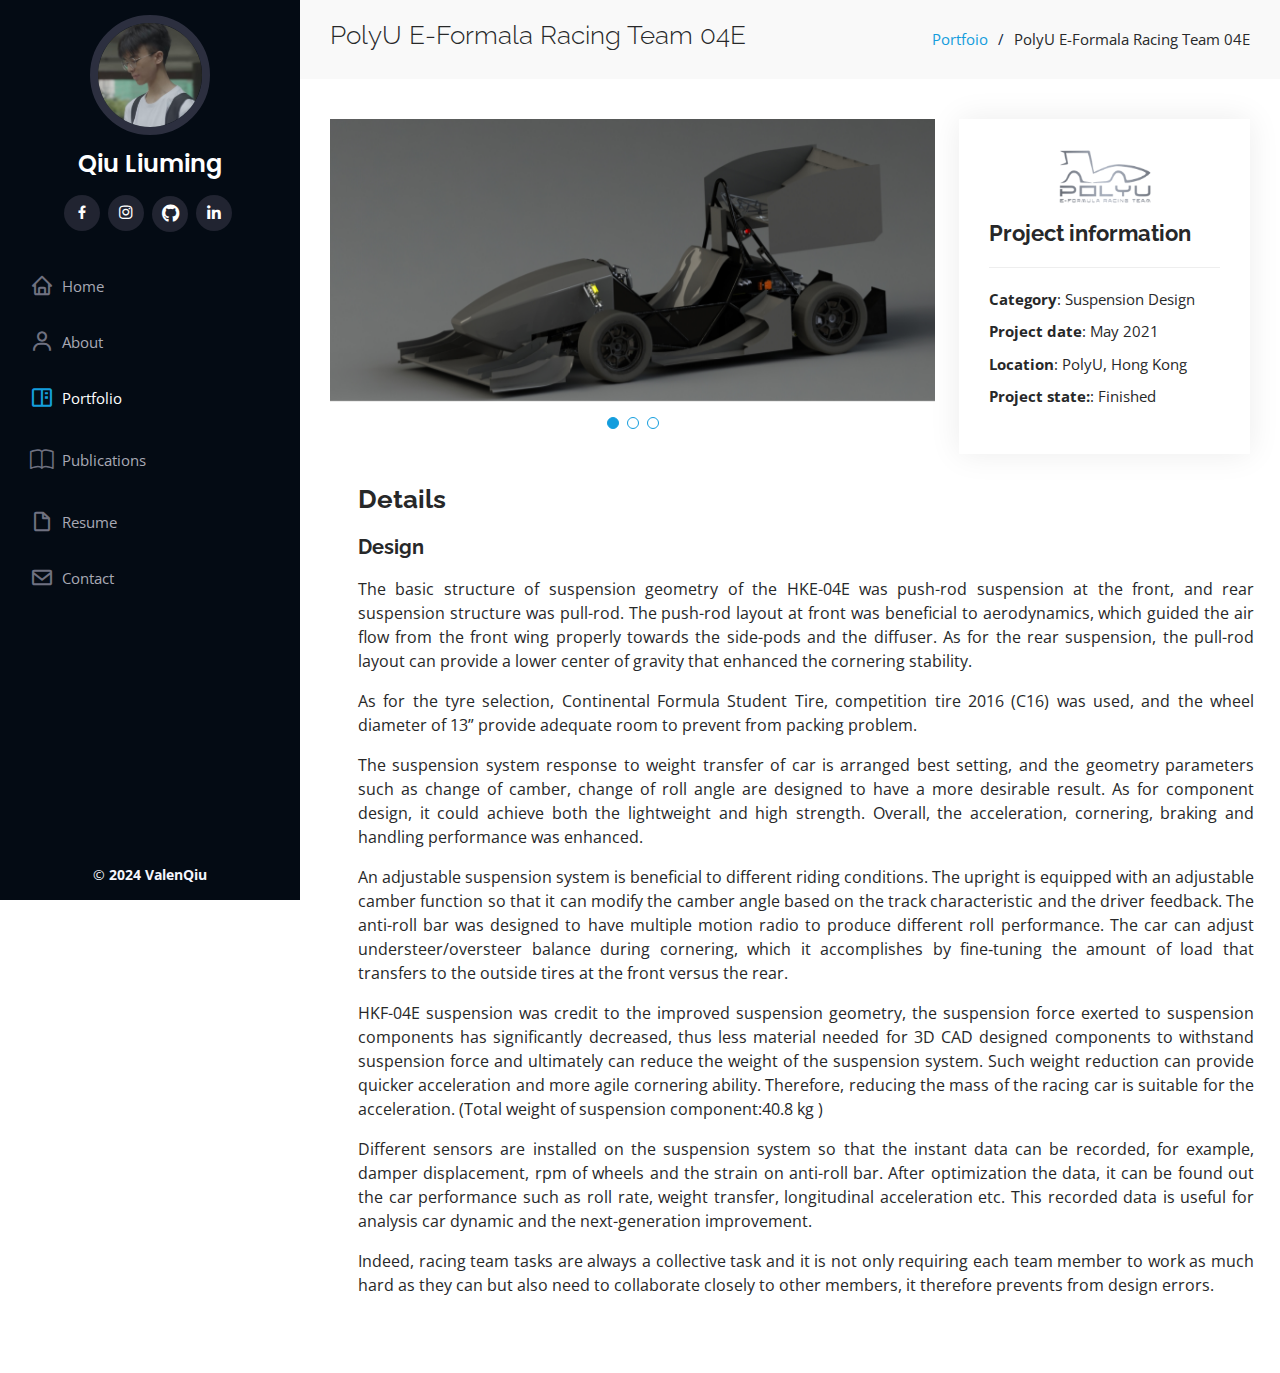
<file: portfolio_04E.html>
<!DOCTYPE html>
<html lang="en">

<head>
  <meta charset="utf-8">
  <meta content="width=device-width, initial-scale=1.0" name="viewport">

  <title>PolyU E-Formala Racing Team 04E</title>
  <meta content="" name="description">
  <meta content="" name="keywords">

  <!-- Favicons -->
  <link href="assets/img/favicon.ico" rel="icon">
  <link href="assets/img/apple-touch-icon.png" rel="apple-touch-icon">

  <!-- Google Fonts -->
  <link href="https://fonts.googleapis.com/css?family=Open+Sans:300,300i,400,400i,600,600i,700,700i|Raleway:300,300i,400,400i,500,500i,600,600i,700,700i|Poppins:300,300i,400,400i,500,500i,600,600i,700,700i" rel="stylesheet">

  <!-- Vendor CSS Files -->
  <link href="assets/vendor/aos/aos.css" rel="stylesheet">
  <link href="assets/vendor/bootstrap/css/bootstrap.min.css" rel="stylesheet">
  <link href="assets/vendor/bootstrap-icons/bootstrap-icons.css" rel="stylesheet">
  <link href="assets/vendor/boxicons/css/boxicons.min.css" rel="stylesheet">
  <link href="assets/vendor/glightbox/css/glightbox.min.css" rel="stylesheet">
  <link href="assets/vendor/swiper/swiper-bundle.min.css" rel="stylesheet">

  <!-- Template Main CSS File -->
  <link href="assets/css/style.css" rel="stylesheet">
  <link rel="stylesheet" href="https://cdnjs.cloudflare.com/ajax/libs/font-awesome/5.15.3/css/all.min.css">

</head>

<body>

  <!-- ======= Mobile nav toggle button ======= -->
  <i class="bi bi-list mobile-nav-toggle d-xl-none"></i>

  <!-- ======= Header ======= -->
  <header id="header">
    <div class="d-flex flex-column">

      <div class="profile">
        <img src="assets/img/profile-img.jpg" alt="" class="img-fluid rounded-circle">
        <h1 class="text-light"><a href="index.html">Qiu Liuming</a></h1>
        <div class="social-links mt-3 text-center">
          <!-- <a href="#" class="twitter"><i class="bx bxl-twitter"></i></a> -->
          <a href="https://www.facebook.com/liuming.qiu.3/about_overview" target="_blank" class="facebook"><i class="bx bxl-facebook"></i></a>
          <a href="https://www.instagram.com/bsarm.woi?igsh=MXd4MDB5bDRiYXpxbA==" target="_blank" class="instagram"><i class="bx bxl-instagram"></i></a>
          <a href="https://github.com/ValenQiu" target="_blank" class="google-scholar"><i class="fab fa-github"></i></a>
          <a href="https://www.linkedin.com/feed/?trk=guest_homepage-basic_nav-header-signin" target="_blank" class="linkedin"><i class="bx bxl-linkedin"></i></a>
        </div>
      </div>

      <nav id="navbar" class="nav-menu navbar">
        <ul>
        <li><a href="index.html" class="nav-link"><i class="bx bx-home"></i> <span>Home</span></a></li>
        <li><a href="index.html#about" class="nav-link"><i class="bx bx-user"></i> <span>About</span></a></li>
        <li><a href="#portfolio" class="nav-link scrollto active"><i class="bx bx-book-content"></i> <span>Portfolio</span></a></li>
        <li><a href="publications.html" class="nav-link"><i class="bi bi-book"></i> <span>Publications</span></a></li>
        <!-- <li><a href="#services" class="nav-link scrollto"><i class="bx bx-server"></i> <span>Services</span></a></li> -->
        <li><a href="resume.html" class="nav-link"><i class="bx bx-file-blank"></i> <span>Resume</span></a></li>
        <li><a href="#contact" class="nav-link scrollto"><i class="bx bx-envelope"></i> <span>Contact</span></a></li>
        </ul>
    </nav><!-- .nav-menu -->
    </div>
  </header><!-- End Header -->

  <main id="main">

    <!-- ======= Breadcrumbs ======= -->
    <section id="breadcrumbs" class="breadcrumbs">
      <div class="container">

        <div class="d-flex justify-content-between align-items-center">
          <h2>PolyU E-Formala Racing Team 04E</h2>
          <ol>
            <li><a href="portfolio.html">Portfoio</a></li>
            <li>PolyU E-Formala Racing Team 04E</li>
          </ol>
        </div>

      </div>
    </section>
    <!-- End Breadcrumbs -->

    <!-- ======= Portfolio Details Section ======= -->
    <section id="portfolio-details" class="portfolio-details">
      <div class="container">

        <div class="row gy-4">

          <div class="col-lg-8">
            <div class="portfolio-details-slider swiper">
              <div class="swiper-wrapper align-items-center">

                <div class="swiper-slide">
                    <img src="assets/img/portfolio/04E/img2.png" alt="">
                  </div>
                
                <div class="swiper-slide">
                  <img src="assets/img/portfolio/04E/img1.png" alt="">
                </div>

                <div class="swiper-slide">
                    <img src="assets/img/portfolio/04E/img3.png" alt="">
                  </div>



              </div>
              <div class="swiper-pagination"></div>
            </div>
          </div>

          <div class="col-lg-4">
            <div class="portfolio-info">
                <div class="justify-content-center d-flex mb-3">
                    <img src="assets/img/portfolio/04E/PERT_logo.png" height="55px" width="auto">
                </div>
              <h3>Project information</h3>
              <ul>
                <li><strong>Category</strong>: Suspension Design</li>
                <li><strong>Project date</strong>: May 2021</li>
                <li><strong>Location</strong>: PolyU, Hong Kong</li>
                <li><strong>Project state:</strong>: Finished</li>
              </ul>
            </div>
        </div>

        <div class="row gb-4 mx-3">
            <div class="portfolio-description">
              <h2>Details</h2>

              <div >
                <h5><strong>Design</strong></h5>

                <div class="row">
                  <div class="col">
                    <p>
                        The basic structure of suspension geometry of the HKE-04E was push-rod suspension at the front, and rear suspension structure 
                        was pull-rod. The push-rod layout at front was beneficial to aerodynamics, which guided the air flow from the front wing properly 
                        towards the side-pods and the diffuser. As for the rear suspension, the pull-rod layout can provide a lower center of gravity that 
                        enhanced the cornering stability. 
                    </p>
                    <p>
                        As for the tyre selection, Continental Formula Student Tire, competition tire 2016 (C16) was used, and the wheel diameter of 13” provide adequate room to prevent from packing problem.
                    </p>
                    <p>
                        The suspension system response to weight transfer of car is arranged best setting, and the geometry parameters such as change of camber, 
                        change of roll angle are designed to have a more desirable result. As for component design, it could achieve both the lightweight 
                        and high strength. Overall, the acceleration, cornering, braking and handling performance was enhanced.
                    </p>
                    <p>
                        An adjustable suspension system is beneficial to different riding conditions. The upright is equipped with an adjustable camber function so that 
                        it can modify the camber angle based on the track characteristic and the driver feedback. The anti-roll bar was designed to have 
                        multiple motion radio to produce different roll performance. The car can adjust understeer/oversteer balance during cornering, 
                        which it accomplishes by fine‐tuning the amount of load that transfers to the outside tires at the front versus the rear.
                    </p>
                    <p>
                        HKF-04E suspension was credit to the improved suspension geometry, the suspension force exerted to suspension components has significantly 
                        decreased, thus less material needed for 3D CAD designed components to withstand suspension force and ultimately can reduce the 
                        weight of the suspension system. Such weight reduction can provide quicker acceleration and more agile cornering ability. 
                        Therefore, reducing the mass of the racing car is suitable for the acceleration. (Total weight of suspension component:40.8 kg )
                    </p>
                    <p>
                        Different sensors are installed on the suspension system so that the instant data can be recorded, for example, damper displacement, 
                        rpm of wheels and the strain on anti-roll bar. After optimization the data, it can be found out the car performance such as 
                        roll rate, weight transfer, longitudinal acceleration etc. This recorded data is useful for analysis car dynamic and the 
                        next-generation improvement.
                    </p>
                    <p>
                        Indeed, racing team tasks are always a collective task and it is not only requiring each team member to work as much hard 
                        as they can but also need to collaborate closely to other members, it therefore prevents from design errors.
                    </p>
                  </div>                    
                </div>
  
        </div>

        

      </div>
    </section><!-- End Portfolio Details Section -->

  </main><!-- End #main -->

  <!-- ======= Footer ======= -->
  <footer id="footer">
    <div class="container">
      <div class="copyright">
        &copy; <strong><span>2024 ValenQiu</span></strong>
      </div>
    </div>
  </footer><!-- End  Footer -->

  <a href="#" class="back-to-top d-flex align-items-center justify-content-center"><i class="bi bi-arrow-up-short"></i></a>

  <!-- Vendor JS Files -->
  <script src="assets/vendor/purecounter/purecounter_vanilla.js"></script>
  <script src="assets/vendor/aos/aos.js"></script>
  <script src="assets/vendor/bootstrap/js/bootstrap.bundle.min.js"></script>
  <script src="assets/vendor/glightbox/js/glightbox.min.js"></script>
  <script src="assets/vendor/isotope-layout/isotope.pkgd.min.js"></script>
  <script src="assets/vendor/swiper/swiper-bundle.min.js"></script>
  <script src="assets/vendor/typed.js/typed.umd.js"></script>
  <script src="assets/vendor/waypoints/noframework.waypoints.js"></script>
  <script src="assets/vendor/php-email-form/validate.js"></script>

  <!-- Template Main JS File -->
  <script src="assets/js/main.js"></script>

</body>

</html>
</file>
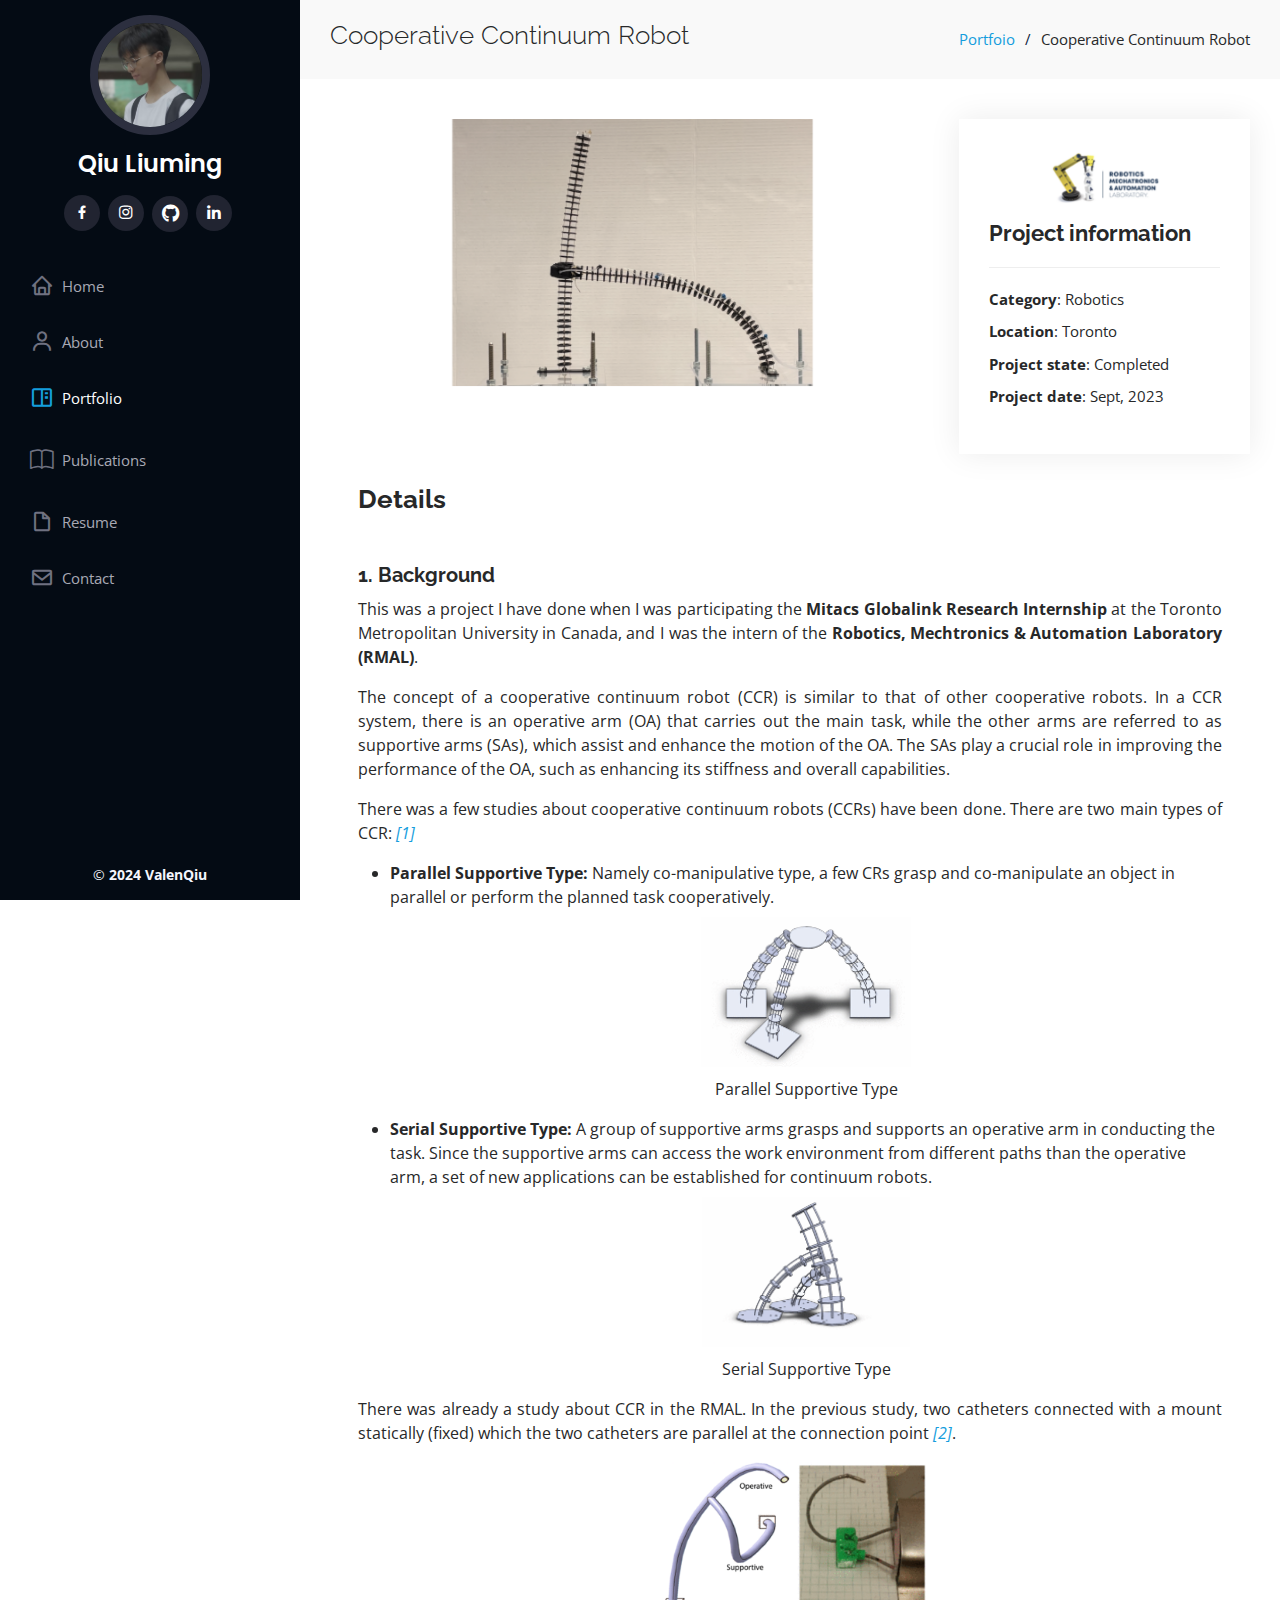
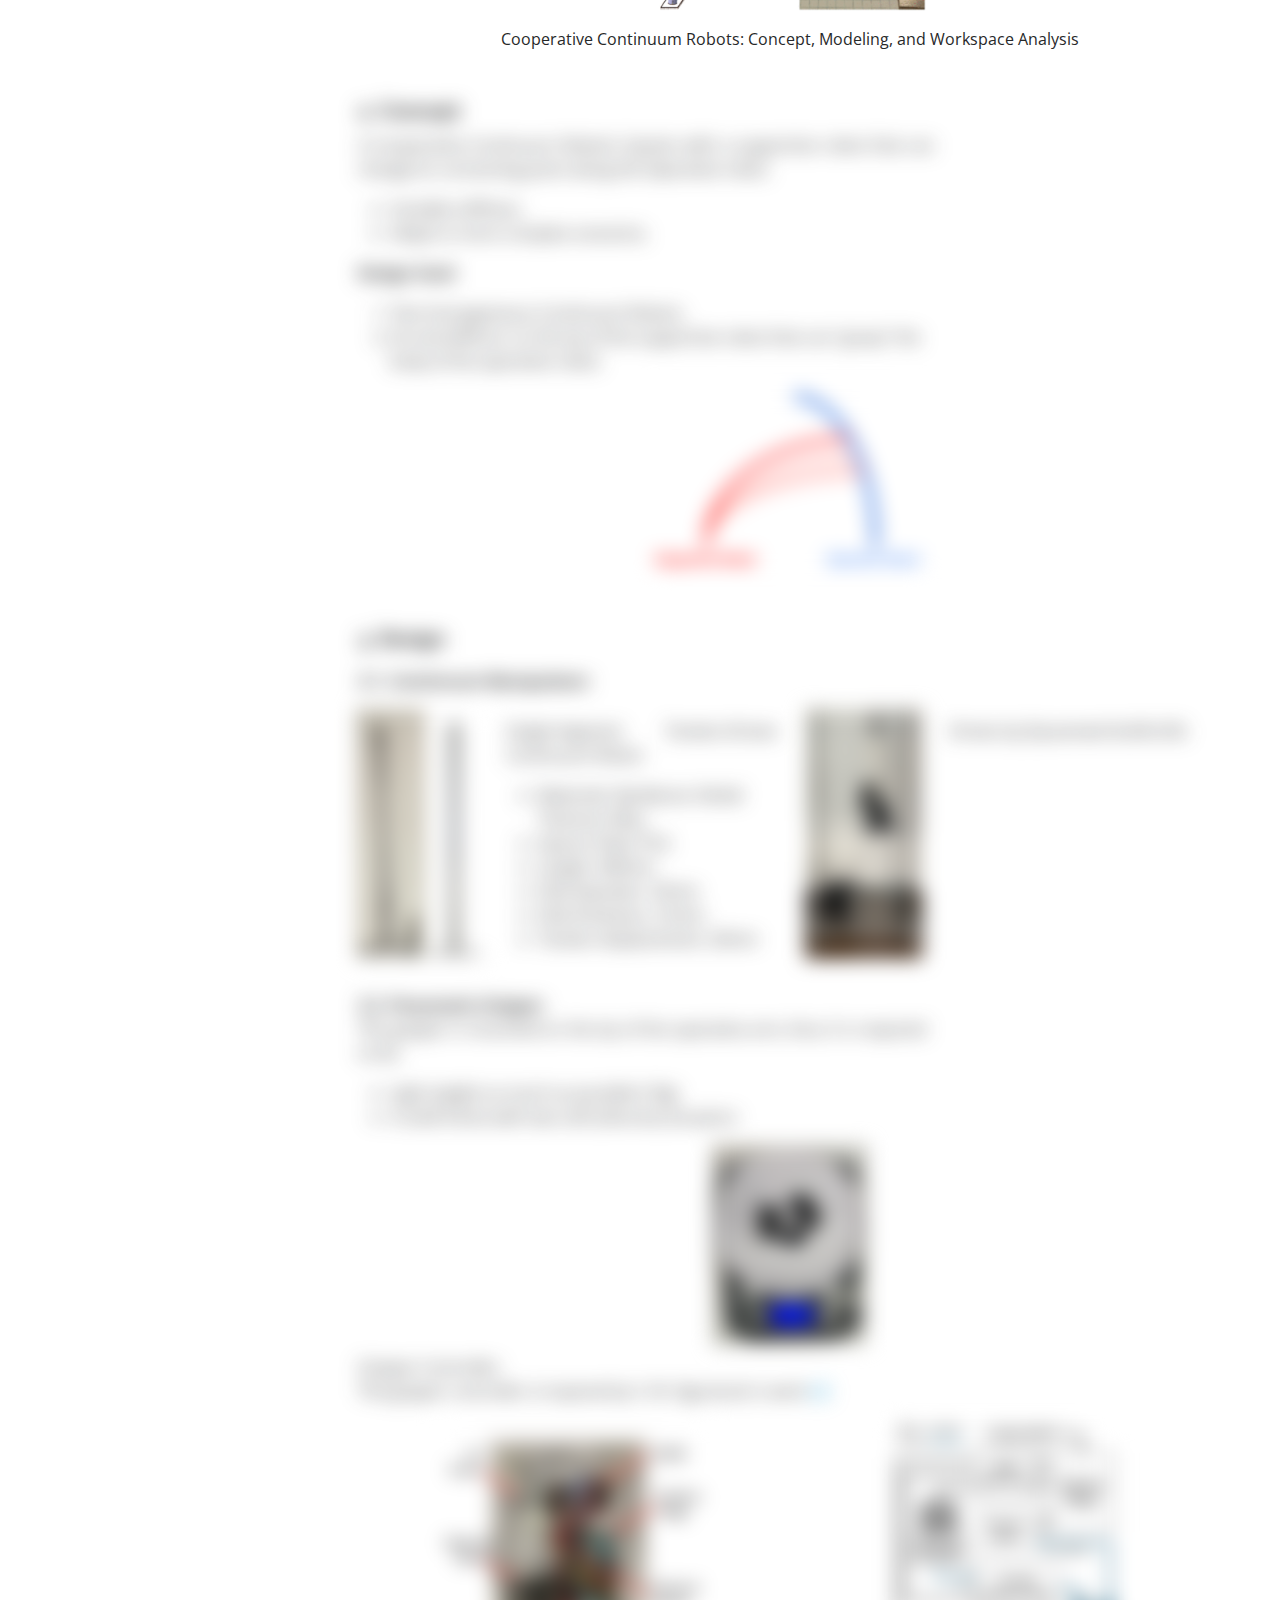
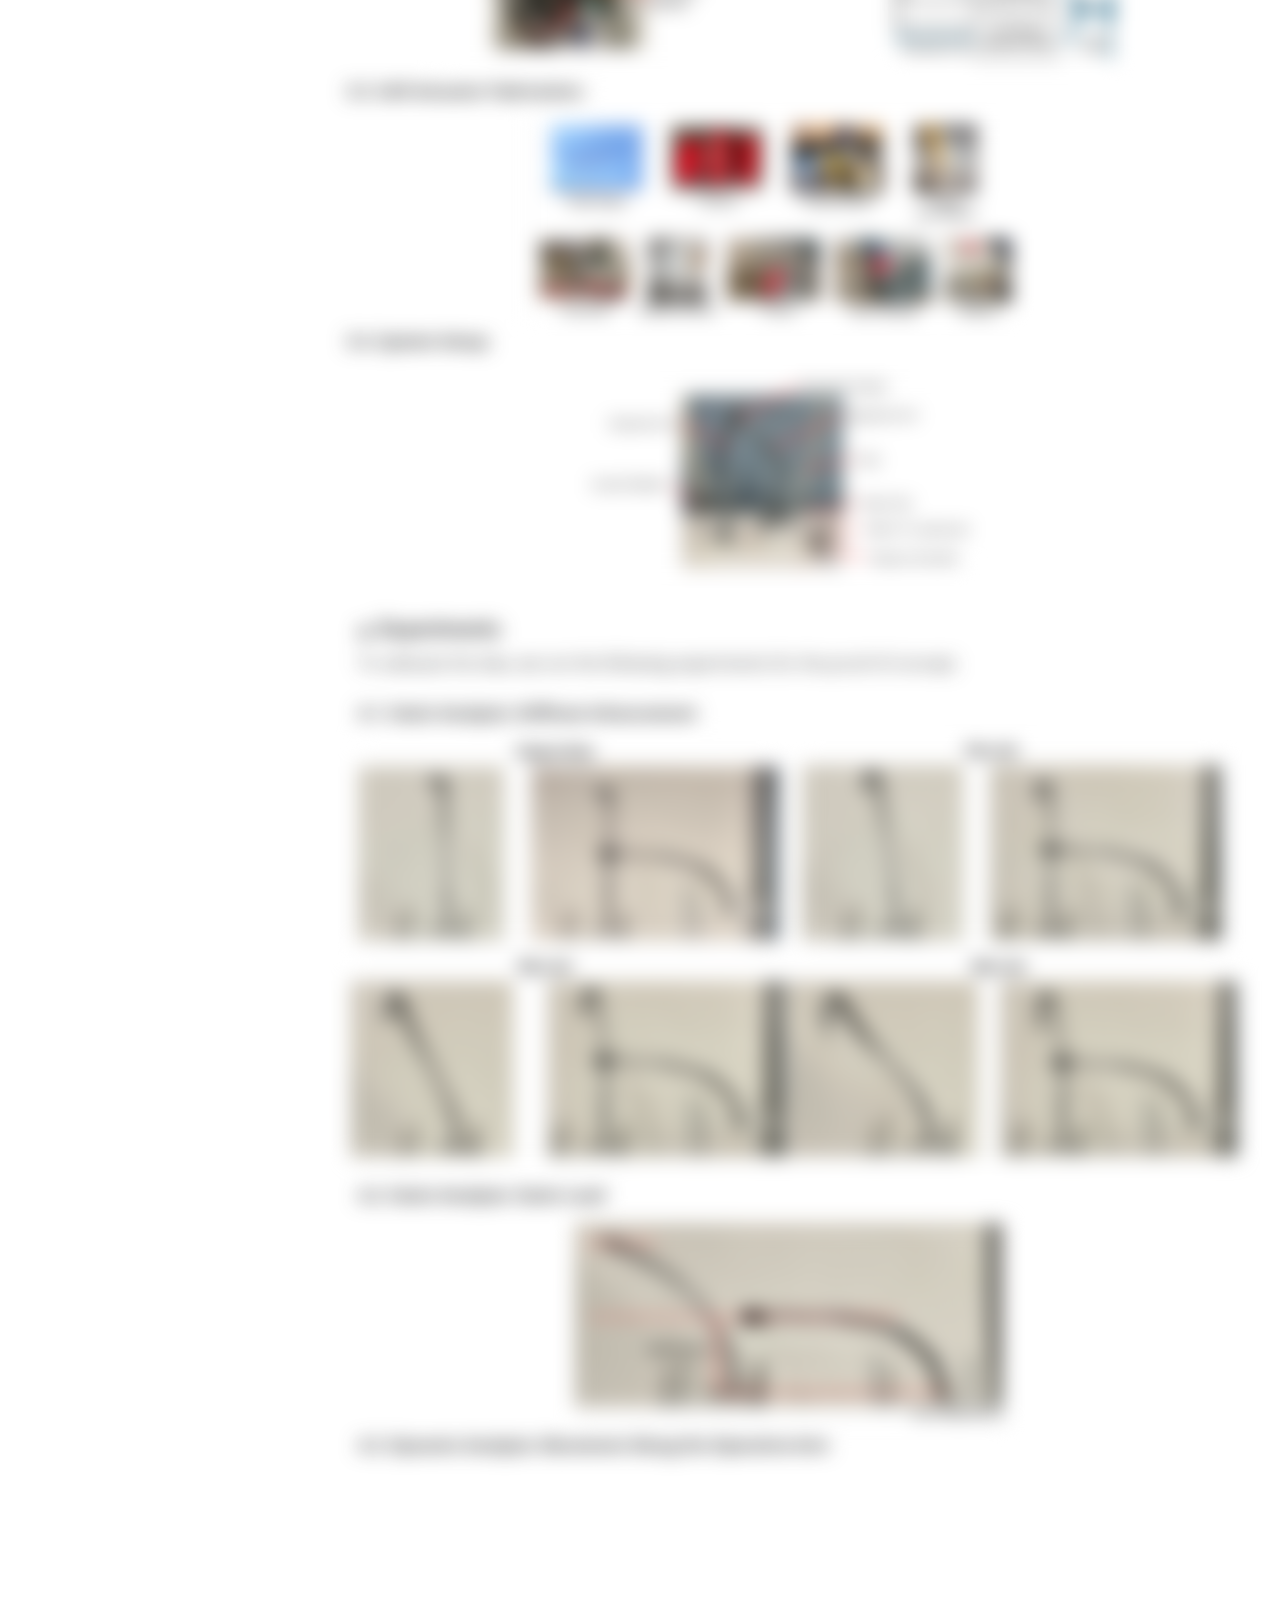
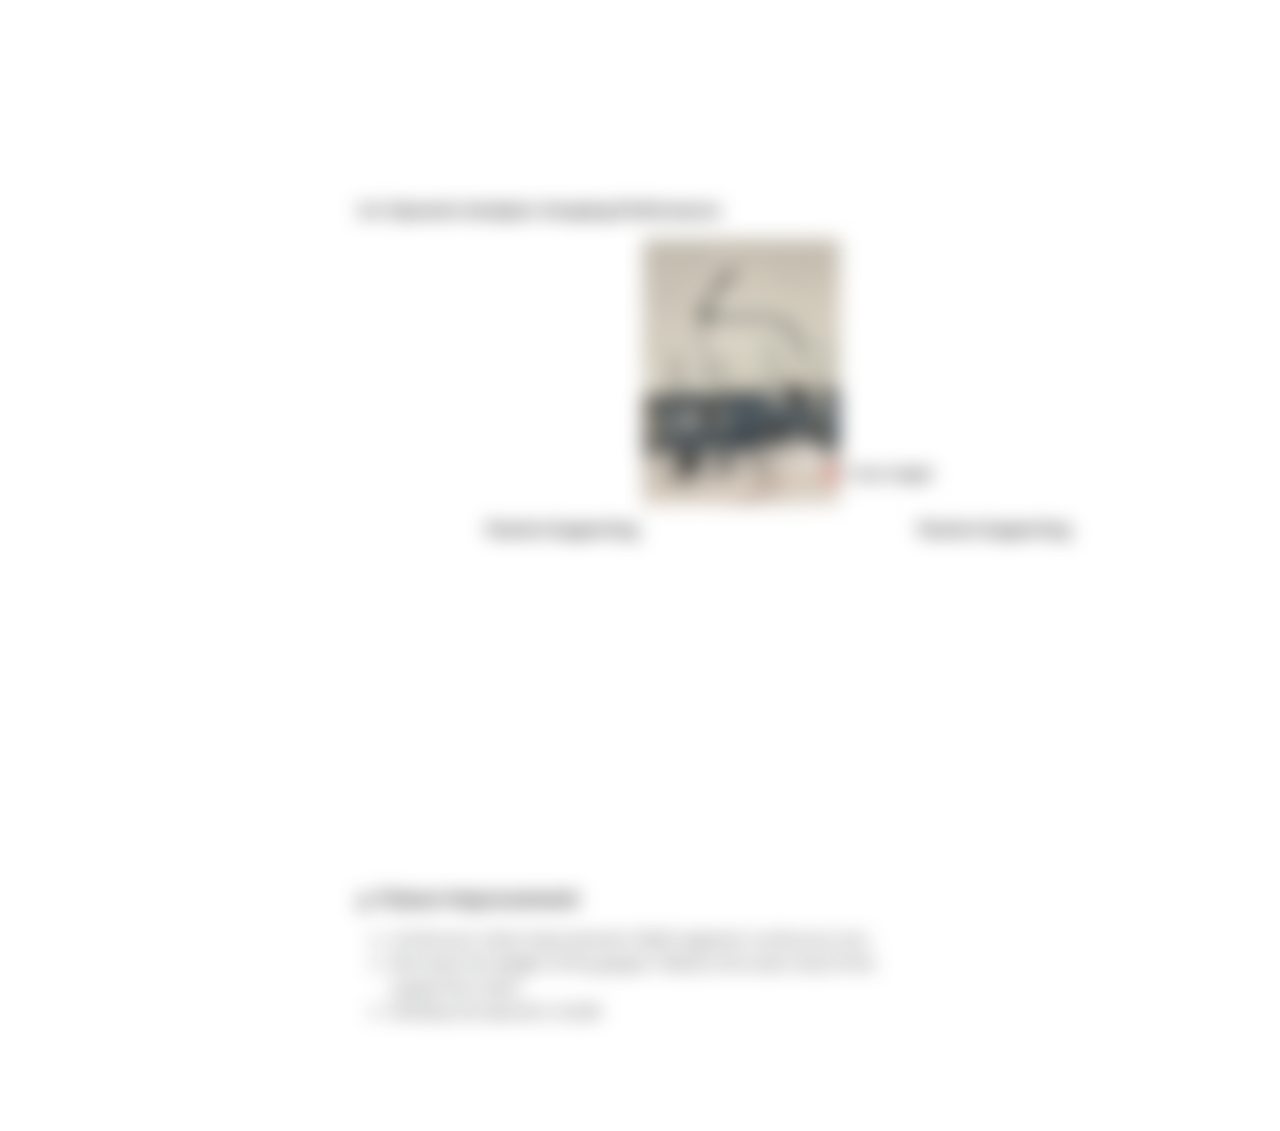
<file: portfolio_CCR.html>
<!DOCTYPE html>
<html lang="en">

<head>
  <meta charset="utf-8">
  <meta content="width=device-width, initial-scale=1.0" name="viewport">

  <title>CCR</title>
  <meta content="" name="description">
  <meta content="" name="keywords">

  <!-- Favicons -->
  <link href="assets/img/favicon.ico" rel="icon">
  <link href="assets/img/apple-touch-icon.png" rel="apple-touch-icon">

  <!-- Google Fonts -->
  <link href="https://fonts.googleapis.com/css?family=Open+Sans:300,300i,400,400i,600,600i,700,700i|Raleway:300,300i,400,400i,500,500i,600,600i,700,700i|Poppins:300,300i,400,400i,500,500i,600,600i,700,700i" rel="stylesheet">

  <!-- Vendor CSS Files -->
  <link href="assets/vendor/aos/aos.css" rel="stylesheet">
  <link href="assets/vendor/bootstrap/css/bootstrap.min.css" rel="stylesheet">
  <link href="assets/vendor/bootstrap-icons/bootstrap-icons.css" rel="stylesheet">
  <link href="assets/vendor/boxicons/css/boxicons.min.css" rel="stylesheet">
  <link href="assets/vendor/glightbox/css/glightbox.min.css" rel="stylesheet">
  <link href="assets/vendor/swiper/swiper-bundle.min.css" rel="stylesheet">

  <!-- Template Main CSS File -->
  <link href="assets/css/style.css" rel="stylesheet">
  <link rel="stylesheet" href="https://cdnjs.cloudflare.com/ajax/libs/font-awesome/5.15.3/css/all.min.css">

</head>

<body>

  <!-- ======= Mobile nav toggle button ======= -->
  <i class="bi bi-list mobile-nav-toggle d-xl-none"></i>

  <!-- ======= Header ======= -->
  <header id="header">
    <div class="d-flex flex-column">

      <div class="profile">
        <img src="assets/img/profile-img.jpg" alt="" class="img-fluid rounded-circle">
        <h1 class="text-light"><a href="index.html">Qiu Liuming</a></h1>
        <div class="social-links mt-3 text-center">
          <!-- <a href="#" class="twitter"><i class="bx bxl-twitter"></i></a> -->
          <a href="https://www.facebook.com/liuming.qiu.3/about_overview" target="_blank" class="facebook"><i class="bx bxl-facebook"></i></a>
          <a href="https://www.instagram.com/bsarm.woi?igsh=MXd4MDB5bDRiYXpxbA==" target="_blank" class="instagram"><i class="bx bxl-instagram"></i></a>
          <a href="https://github.com/ValenQiu" target="_blank" class="google-scholar"><i class="fab fa-github"></i></a>
          <a href="https://www.linkedin.com/feed/?trk=guest_homepage-basic_nav-header-signin" target="_blank" class="linkedin"><i class="bx bxl-linkedin"></i></a>
        </div>
      </div>

      <nav id="navbar" class="nav-menu navbar">
        <ul>
        <li><a href="index.html" class="nav-link"><i class="bx bx-home"></i> <span>Home</span></a></li>
        <li><a href="index.html#about" class="nav-link"><i class="bx bx-user"></i> <span>About</span></a></li>
        <li><a href="#portfolio" class="nav-link scrollto active"><i class="bx bx-book-content"></i> <span>Portfolio</span></a></li>
        <li><a href="publications.html" class="nav-link"><i class="bi bi-book"></i> <span>Publications</span></a></li>
        <!-- <li><a href="#services" class="nav-link scrollto"><i class="bx bx-server"></i> <span>Services</span></a></li> -->
        <li><a href="resume.html" class="nav-link"><i class="bx bx-file-blank"></i> <span>Resume</span></a></li>
        <li><a href="#contact" class="nav-link scrollto"><i class="bx bx-envelope"></i> <span>Contact</span></a></li>
        </ul>
    </nav><!-- .nav-menu -->
    </div>
  </header><!-- End Header -->

  <main id="main">

    <!-- ======= Breadcrumbs ======= -->
    <section id="breadcrumbs" class="breadcrumbs">
      <div class="container">

        <div class="d-flex justify-content-between align-items-center">
          <h2>Cooperative Continuum Robot</h2>
          <ol>
            <li><a href="portfolio.html">Portfoio</a></li>
            <li>Cooperative Continuum Robot</li>
          </ol>
        </div>

      </div>
    </section>
    <!-- End Breadcrumbs -->

    <!-- ======= Portfolio Details Section ======= -->
    <section id="portfolio-details" class="portfolio-details">
      <div class="container">

        <div class="row gy-4">

          <div class="col-lg-8">
            <div class="container-fluid">
                <div class="portfolio-details-slider swiper">
                    <div class="swiper-wrapper align-items-center">
      
                      <div class="swiper-slide justify-content-center d-flex">
                        <img src="assets/img/portfolio/CCR/ccr_img1.png" alt="" style="height: 267px; width: auto; justify-content: center;">
                      </div>
      
                    </div>
                    <div class="swiper-pagination"></div>
                </div>
            </div>
          </div>

          <div class="col-lg-4">
            <div class="portfolio-info">
              <div class="justify-content-center d-flex mb-3">
                <img src="assets/img/portfolio/CCR/RMAL_logo.png" height="55px" width="auto">
              </div>
              <h3>Project information</h3>
              <ul>
                <li><strong>Category</strong>: Robotics</li>
                <li><strong>Location</strong>: Toronto</li>
                <li><strong>Project state</strong>: Completed</li>
                <li><strong>Project date</strong>: Sept, 2023</li>
                <!-- <li><strong>Project URL</strong>: <a href="#">www.example.com</a></li> -->
              </ul>
            </div>
          </div>
        </div>

        <div class="row gb-4 mx-3">
          <div class="portfolio-description">
            <h2>Details</h2>
            <div class="my-5">
              <h5><strong>1. Background</strong> </h5>
              <p>
                This was a project I have done when I was participating the <strong>Mitacs Globalink Research Internship</strong> at the 
                Toronto Metropolitan University in Canada, and I was the intern of the <strong>Robotics, Mechtronics &amp; Automation Laboratory (RMAL)</strong>.
              </p>
              <p>
                The concept of a cooperative continuum robot (CCR) is similar to that of other cooperative robots. 
                In a CCR system, there is an operative arm (OA) that carries out the main task, while the other arms are referred to as supportive arms (SAs), 
                which assist and enhance the motion of the OA. The SAs play a crucial role in improving the performance of the OA, 
                such as enhancing its stiffness and overall capabilities.
              </p>
              <p>
                There was a few studies about cooperative continuum robots (CCRs) have been done. There are two main types of CCR: 
                <cite><a href="https://ieeexplore.ieee.org/document/9420666" target="_blank">[1]</a></cite><br>
                <ul>
                  <li><strong>Parallel Supportive Type:</strong> Namely co-manipulative type, 
                    a few CRs grasp and co-manipulate an object in parallel or perform the planned task cooperatively.</li>
                    <div class="d-flex justify-content-center mt-2">
                      <img src="assets/img/portfolio/CCR/Parallel.png" height="150px" width="auto">
                    </div>
                    <div>
                      <p class="text-center">Parallel Supportive Type</p>
                    </div>
                  <li><strong>Serial Supportive Type:</strong> A group of supportive arms grasps and supports an operative arm in conducting the task. 
                    Since the supportive arms can access the work environment from different paths than the operative arm, 
                    a set of new applications can be established for continuum robots.</li>
                    <div class="d-flex justify-content-center mt-2">
                      <img src="assets/img/portfolio/CCR/Serial.png" height="150px" width="auto">
                    </div>
                    <div>
                      <p class="text-center">Serial Supportive Type</p>
                    </div>
                </ul>
              </p>
              <p>
                There was already a study about CCR in the RMAL. In the previous study, two catheters connected with a mount statically (fixed) which
                 the two catheters are parallel at the connection point 
                 <cite><a href="https://ieeexplore.ieee.org/document/8062808" target="_blank">[2]</a></cite>.<br>
                 <div class="d-flex justify-content-center my-3">
                  <img src="assets/img/portfolio/CCR/CCR_prev.png" height="150px" width="auto">
                </div>
                <div>
                  <p class="text-center">Cooperative Continuum Robots: Concept, Modeling, and Workspace Analysis</p>
                </div>
              </p>
            </div>

            <div style="filter: blur(10px); pointer-events: none;">
              <div class="my-5">
                <h5><strong>2. Concept</strong></h5>
                <div class="col-lg-8">
                  <p>A Cooperative Continuum Robotic System with a supportive robot that can change its connecting point along the 
                    Operative robot.
                    <ul>
                      <li>Variable stiffness.</li>
                      <li>Adapt to more complex scenarios.</li>
                    </ul>
                  </p>
                  <p>
                    <strong>Design Goal: </strong>
                    <ol>
                      <li>Two homogeneous Continuum Robots.</li>
                      <li>An end-effector on the tip of the supportive robot that can “grasp” the body of the operative robot.</li>
                    </ol>
                  </p>
                </div>
  
                <div class="col d-flex justify-content-center align-items-center">
                  <img class="mr-5" src="/assets/img/portfolio/CCR/concept.png" alt="" height="190px" width="auto">
                </div>
              </div>
  
              <div class="my-5">
                <h5><strong>3. Design</strong></h5>
                <div class="row d-flex justify-content-center">
                  <div>
                    <p><strong>3.1. Continnum Manipulator: </strong></p>
                  </div>
                  <div class="col-lg-2 d-flex justify-content-center">
                    <img src="assets/img/portfolio/CCR/manipulator.png" height="250px" width="auto">
                  </div>
  
                  <div class="col-lg-4">
                    <p>
                      Single-Segment Tendon-Driven Continuum Robot:
                      <ul>
                        <li>Materials: Backbone: Nickel Titanium Alloy</li>
                        <li>Spacer Disks: PLA</li>
                        <li>Length: 400mm </li>
                        <li>Disk diameter: 25mm</li>
                        <li>Disk thickness: 2.5mm</li>
                        <li>Tendon displacement: 20mm</li>
                      </ul>
                    </p>
                  </div>
  
                  <div class="col-lg-2 d-flex justify-content-center">
                    <img src="assets/img/portfolio/CCR/actuator.jpg" height="250px" width="auto">
                  </div>
  
                  <div class="col-lg-4">
                    <p>
                      Driven by Dynamixel XL430-250.
                    </p>
                  </div>
                  
                </div>
  
                <div class="row my-3">
                  <div class="col-lg-8">
                    <p>
                      <strong>3.2. Pneumatic Gripper: </strong><br>
                      The gripper is mounted on the tip of the operative arm, thus it is required to be:
                      <ul>
                        <li>Light weight as much as possible (19g)</li>
                        <li>A solid frame with two soft (silicone) actuators</li>
                      </ul>
                    </p>
                  </div>
  
                  <div class="d-flex justify-content-center align-items-center">
                    <img class="mr-5 mx-5" src="/assets/img/portfolio/CCR/gripper.jpg" height="200px" width="auto">
                  </div>
  
                  <div>
                    <p>
                      Gripper Controller: <br>
                      The gripper controller is inspired by V. W. Oguntosin's work 
                      <cite><a href="https://core.ac.uk/download/pdf/42151678.pdf" target="_blank">[3]</a></cite>.<br>
                    </p>
  
                    <div class="ros justify-content-center d-flex">
                      <div class="col-lg-6 justify-content-center d-flex">
                        <img src="/assets/img/portfolio/CCR/gripper_control.png" height="250px" width="auto">
                      </div>
  
                      <div class="col-lg-6 justify-content-center d-flex">
                        <img src="/assets/img/portfolio/CCR/PressureControl_2.png" height="250px" width="auto">
                      </div>
                    </div>
                  </div>
  
                  <div class="row">
                    <p>
                      <strong>3.3. Soft Actuator Fabrication:</strong>
                    </p>
                    <div class="d-flex justify-content-center align-items-center">
                      <img class="mr-5 mx-5" src="/assets/img/portfolio/CCR/fabrication.png" height="200px" width="auto">
                    </div>
                  </div>
  
                  <div class="row">
                    <p>
                      <strong>3.4. System Setup:</strong>
                    </p>
                    <div class="d-flex justify-content-center align-items-center">
                      <img class="mr-5 mx-5" src="/assets/img/portfolio/CCR/systemSetup.png" height="200px" width="auto">
                    </div>
                  </div>
  
                </div>
              </div>
  
              <div class="my-5">
                <h5><strong>4. Experiments</strong></h5>
                <div class="col">
                  <p>To valduate the idea, we ran the following experiments for the proof of concept.</p>
                </div>
  
                <div class="row">
                  <div>
                    <p><strong>4.1. Static Analysis: Stiffness Inhancement</strong></p>
                  </div>
  
                  <div class="col-lg-6 mb-3 justify-content-center d-flex">
                    <img src="/assets/img/portfolio/CCR/original.png" height="200px" width="auto">
                  </div>
  
                  <div class="col-lg-6 mb-3 justify-content-center d-flex">
                    <img src="/assets/img/portfolio/CCR/10g.png" height="200px" width="auto">
                  </div>
  
                  <div class="col-lg-6 mb-3 justify-content-center d-flex">
                    <img src="/assets/img/portfolio/CCR/50g.png" height="200px" width="auto">
                  </div>
  
                  <div class="col-lg-6 mb-3 justify-content-center d-flex">
                    <img src="/assets/img/portfolio/CCR/60g.png" height="200px" width="auto">
                  </div>
                </div>
  
                <div class="row">
                  <div>
                    <p><strong>4.2. Static Analysis: Static Load</strong></p>
                  </div>
  
                  <div class="col justify-content-center d-flex">
                    <img src="/assets/img/portfolio/CCR/static_load.png" height="200px" width="auto">
                  </div>
  
                </div>
  
                <div class="row">
                  <div>
                    <p><strong>4.3. Dynamic Analysis: Movement Along the Operative Arm</strong></p>
                  </div>
                  <div class="col justify-content-center d-flex">
                    <iframe width="560" height="315" src="https://www.youtube.com/embed/1ZzF_pNxF-U?si=OZX2kfH5HruyKuh1" title="YouTube video player" 
                    frameborder="0" allow="accelerometer; autoplay; clipboard-write; encrypted-media; gyroscope; picture-in-picture; web-share" allowfullscreen></iframe>
                  </div>
                </div>
  
                <div class="row">
                  <div>
                    <p><strong>4.4. Dynamic Analysis: Grasping Performance</strong></p>
                  </div>
  
                  <div class="col justify-content-center d-flex">
                    <img src="/assets/img/portfolio/CCR/grasp_setup.png">
                  </div>
  
                  <div class="row">
                    <div class="col-lg-6 col-md-6 justify-content-center d-flex">
                      <p class="text-center"><strong>Passive Supporting</strong></p>
                    </div>
  
                    <div class="col-lg-6 col-md-6 justify-content-center d-flex">
                      <p class="text-center"><strong>Passive Supporting</strong></p>
                    </div>
                  </div>
                  
                  <div class="row justify-content-center d-flex">
                    <div class="col-lg-6 col-md-6 justify-content-center d-flex my-3">
                      <iframe width="444px" height="250px" src="https://www.youtube.com/embed/85mfO2bwHdg?si=jiOeAR5lyjD922H0" title="YouTube video player" 
                      frameborder="0" allow="accelerometer; autoplay; clipboard-write; encrypted-media; gyroscope; picture-in-picture; web-share" allowfullscreen></iframe>
                    </div>
  
                    <div class="col-lg-6 col-md-6 justify-content-center d-flex my-3">
                      <iframe width="444px" height="250px" src="https://www.youtube.com/embed/2MYgAG-AKMw?si=y9PGNdXgXvuN5veY" title="YouTube video player" 
                      frameborder="0" allow="accelerometer; autoplay; clipboard-write; encrypted-media; gyroscope; picture-in-picture; web-share" allowfullscreen></iframe>
                    </div>
                  </div>
  
                </div>
              </div>
  
              <div class="my-5">
                <h5><strong>5. Future Improvement</strong></h5>
                <div class="col-lg-8">
                  <p>
                    <ul>
                      <li>Continuum robot improvement: Multi-segment continuum arm.</li>
                      <li>Decrease the weight of the gripper: Reduce the static load of the supportive robot.</li>
                      <li>Develop the dynamic model</li>
                    </ul>
                  </p>
                </div>
              </div>
            </div>

          </div>
        </div>


    </section><!-- End Portfolio Details Section -->

  </main><!-- End #main -->

  <!-- ======= Footer ======= -->
  <footer id="footer">
    <div class="container">
      <div class="copyright">
        &copy; <strong><span>2024 ValenQiu</span></strong>
      </div>
    </div>
  </footer><!-- End  Footer -->

  <a href="#" class="back-to-top d-flex align-items-center justify-content-center"><i class="bi bi-arrow-up-short"></i></a>

  <!-- Vendor JS Files -->
  <script src="assets/vendor/purecounter/purecounter_vanilla.js"></script>
  <script src="assets/vendor/aos/aos.js"></script>
  <script src="assets/vendor/bootstrap/js/bootstrap.bundle.min.js"></script>
  <script src="assets/vendor/glightbox/js/glightbox.min.js"></script>
  <script src="assets/vendor/isotope-layout/isotope.pkgd.min.js"></script>
  <script src="assets/vendor/swiper/swiper-bundle.min.js"></script>
  <script src="assets/vendor/typed.js/typed.umd.js"></script>
  <script src="assets/vendor/waypoints/noframework.waypoints.js"></script>
  <script src="assets/vendor/php-email-form/validate.js"></script>

  <!-- Template Main JS File -->
  <script src="assets/js/main.js"></script>

</body>

</html>
</file>
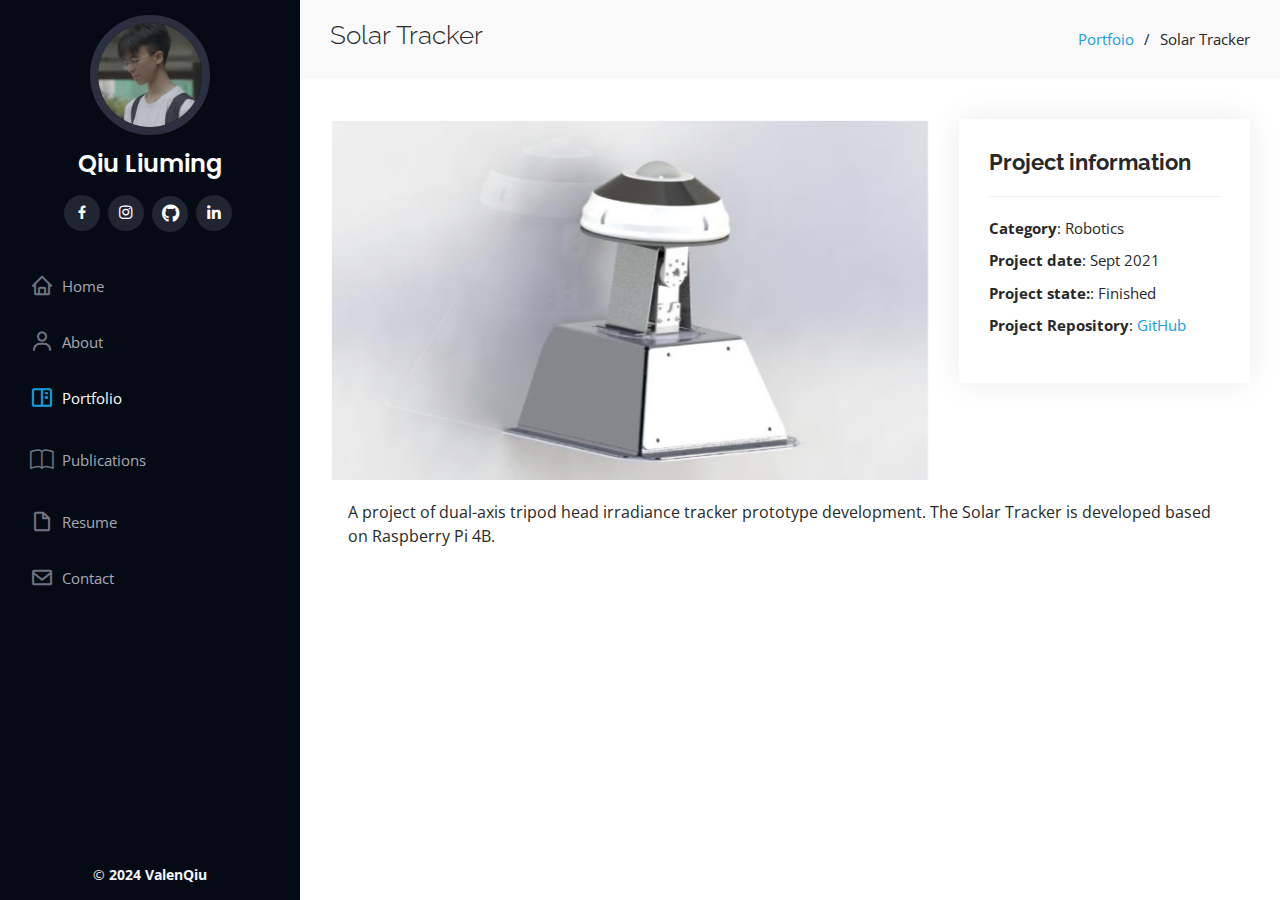
<file: portfolio_SolarTracker.html>
<!DOCTYPE html>
<html lang="en">

<head>
  <meta charset="utf-8">
  <meta content="width=device-width, initial-scale=1.0" name="viewport">

  <title>Solar Tracker</title>
  <meta content="" name="description">
  <meta content="" name="keywords">

  <!-- Favicons -->
  <link href="assets/img/favicon.ico" rel="icon">
  <link href="assets/img/apple-touch-icon.png" rel="apple-touch-icon">

  <!-- Google Fonts -->
  <link href="https://fonts.googleapis.com/css?family=Open+Sans:300,300i,400,400i,600,600i,700,700i|Raleway:300,300i,400,400i,500,500i,600,600i,700,700i|Poppins:300,300i,400,400i,500,500i,600,600i,700,700i" rel="stylesheet">

  <!-- Vendor CSS Files -->
  <link href="assets/vendor/aos/aos.css" rel="stylesheet">
  <link href="assets/vendor/bootstrap/css/bootstrap.min.css" rel="stylesheet">
  <link href="assets/vendor/bootstrap-icons/bootstrap-icons.css" rel="stylesheet">
  <link href="assets/vendor/boxicons/css/boxicons.min.css" rel="stylesheet">
  <link href="assets/vendor/glightbox/css/glightbox.min.css" rel="stylesheet">
  <link href="assets/vendor/swiper/swiper-bundle.min.css" rel="stylesheet">

  <!-- Template Main CSS File -->
  <link href="assets/css/style.css" rel="stylesheet">
  <link rel="stylesheet" href="https://cdnjs.cloudflare.com/ajax/libs/font-awesome/5.15.3/css/all.min.css">

</head>

<body>

  <!-- ======= Mobile nav toggle button ======= -->
  <i class="bi bi-list mobile-nav-toggle d-xl-none"></i>

  <!-- ======= Header ======= -->
  <header id="header">
    <div class="d-flex flex-column">

      <div class="profile">
        <img src="assets/img/profile-img.jpg" alt="" class="img-fluid rounded-circle">
        <h1 class="text-light"><a href="index.html">Qiu Liuming</a></h1>
        <div class="social-links mt-3 text-center">
          <!-- <a href="#" class="twitter"><i class="bx bxl-twitter"></i></a> -->
          <a href="https://www.facebook.com/liuming.qiu.3/about_overview" target="_blank" class="facebook"><i class="bx bxl-facebook"></i></a>
          <a href="https://www.instagram.com/bsarm.woi?igsh=MXd4MDB5bDRiYXpxbA==" target="_blank" class="instagram"><i class="bx bxl-instagram"></i></a>
          <a href="https://github.com/ValenQiu" target="_blank" class="google-scholar"><i class="fab fa-github"></i></a>
          <a href="https://www.linkedin.com/feed/?trk=guest_homepage-basic_nav-header-signin" target="_blank" class="linkedin"><i class="bx bxl-linkedin"></i></a>
        </div>
      </div>

      <nav id="navbar" class="nav-menu navbar">
        <ul>
        <li><a href="index.html" class="nav-link"><i class="bx bx-home"></i> <span>Home</span></a></li>
        <li><a href="index.html#about" class="nav-link"><i class="bx bx-user"></i> <span>About</span></a></li>
        <li><a href="#portfolio" class="nav-link scrollto active"><i class="bx bx-book-content"></i> <span>Portfolio</span></a></li>
        <li><a href="publications.html" class="nav-link"><i class="bi bi-book"></i> <span>Publications</span></a></li>
        <!-- <li><a href="#services" class="nav-link scrollto"><i class="bx bx-server"></i> <span>Services</span></a></li> -->
        <li><a href="resume.html" class="nav-link"><i class="bx bx-file-blank"></i> <span>Resume</span></a></li>
        <li><a href="#contact" class="nav-link scrollto"><i class="bx bx-envelope"></i> <span>Contact</span></a></li>
        </ul>
    </nav><!-- .nav-menu -->
    </div>
  </header><!-- End Header -->

  <main id="main">

    <!-- ======= Breadcrumbs ======= -->
    <section id="breadcrumbs" class="breadcrumbs">
      <div class="container">

        <div class="d-flex justify-content-between align-items-center">
          <h2>Solar Tracker</h2>
          <ol>
            <li><a href="portfolio.html">Portfoio</a></li>
            <li>Solar Tracker</li>
          </ol>
        </div>

      </div>
    </section>
    <!-- End Breadcrumbs -->

    <!-- ======= Portfolio Details Section ======= -->
    <section id="portfolio-details" class="portfolio-details">
      <div class="container">

        <div class="row gy-4">

          <div class="col-lg-8">
            <div class="portfolio-details-slider swiper">
              <div class="swiper-wrapper align-items-center">

                <div class="swiper-slide">
                  <img src="assets/img/portfolio/SolarTracker/SolarTracker.png" alt="">
                </div>

              </div>
              <div class="swiper-pagination"></div>
            </div>
          </div>

          <div class="col-lg-4">
            <div class="portfolio-info">
              <h3>Project information</h3>
              <ul>
                <li><strong>Category</strong>: Robotics</li>
                <li><strong>Project date</strong>: Sept 2021</li>
                <li><strong>Project state:</strong>: Finished</li>
                <li><strong>Project Repository</strong>: <a href="https://github.com/ValenQiu/SolarTracker" target="_blank">GitHub</a></li>
              </ul>
            </div>
            <!-- <div class="portfolio-description">
              <h2>This is an example of portfolio detail</h2>
              <p>
                Autem ipsum nam porro corporis rerum. Quis eos dolorem eos itaque inventore commodi labore quia quia. Exercitationem repudiandae officiis neque suscipit non officia eaque itaque enim. Voluptatem officia accusantium nesciunt est omnis tempora consectetur dignissimos. Sequi nulla at esse enim cum deserunt eius.
              </p>
            </div>
          </div> -->
        </div>

        <div class="container">
            <!-- <h4>Introduction</h4> -->
            <p>
                A project of dual-axis tripod head irradiance tracker prototype development. The Solar Tracker is developed based
                on Raspberry Pi 4B.
            </p>
        </div>

      </div>
    </section><!-- End Portfolio Details Section -->

  </main><!-- End #main -->

  <!-- ======= Footer ======= -->
  <footer id="footer">
    <div class="container">
      <div class="copyright">
        &copy; <strong><span>2024 ValenQiu</span></strong>
      </div>
    </div>
  </footer><!-- End  Footer -->

  <a href="#" class="back-to-top d-flex align-items-center justify-content-center"><i class="bi bi-arrow-up-short"></i></a>

  <!-- Vendor JS Files -->
  <script src="assets/vendor/purecounter/purecounter_vanilla.js"></script>
  <script src="assets/vendor/aos/aos.js"></script>
  <script src="assets/vendor/bootstrap/js/bootstrap.bundle.min.js"></script>
  <script src="assets/vendor/glightbox/js/glightbox.min.js"></script>
  <script src="assets/vendor/isotope-layout/isotope.pkgd.min.js"></script>
  <script src="assets/vendor/swiper/swiper-bundle.min.js"></script>
  <script src="assets/vendor/typed.js/typed.umd.js"></script>
  <script src="assets/vendor/waypoints/noframework.waypoints.js"></script>
  <script src="assets/vendor/php-email-form/validate.js"></script>

  <!-- Template Main JS File -->
  <script src="assets/js/main.js"></script>

</body>

</html>
</file>
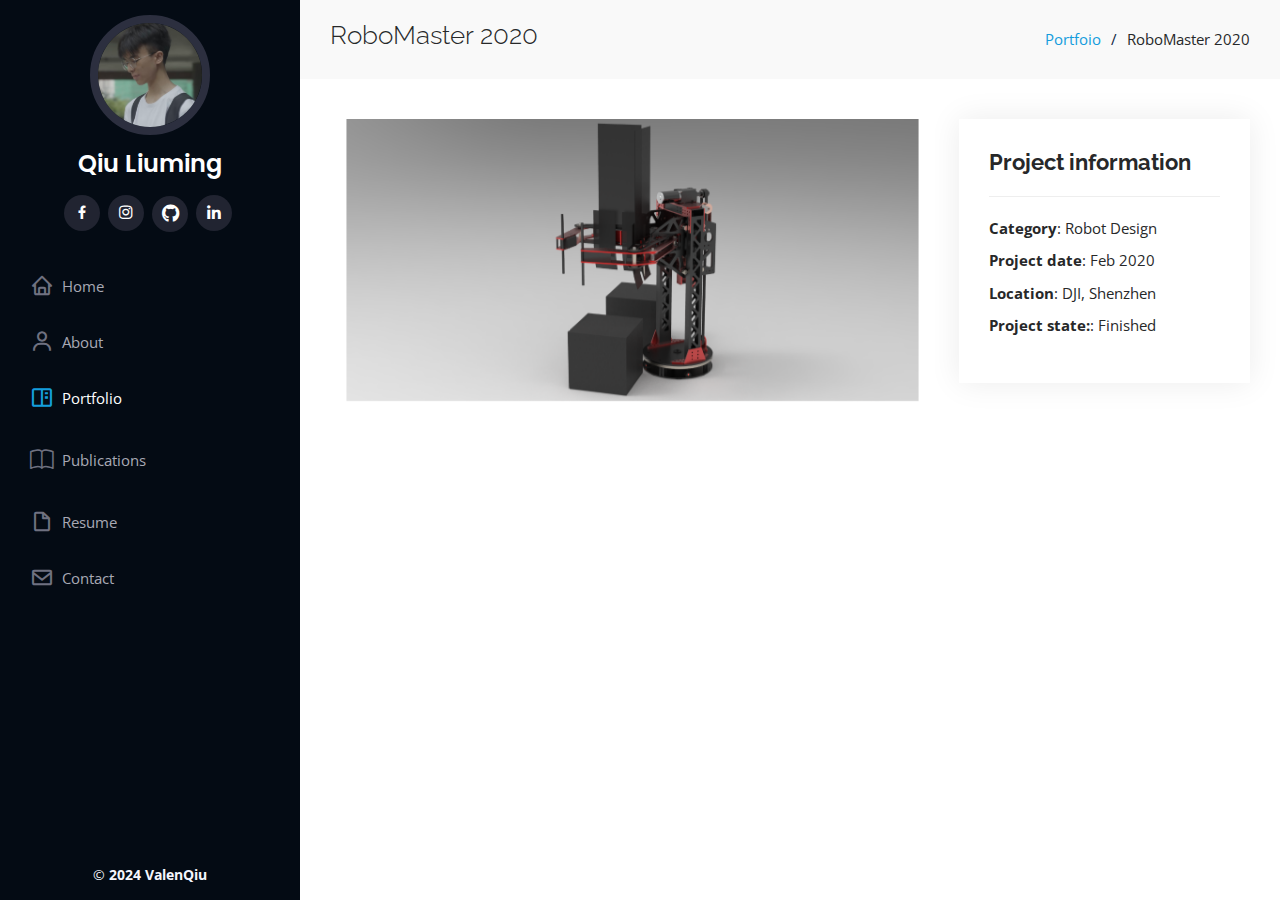
<file: portfolio_stationBot.html>
<!DOCTYPE html>
<html lang="en">

<head>
  <meta charset="utf-8">
  <meta content="width=device-width, initial-scale=1.0" name="viewport">

  <title>StationBot</title>
  <meta content="" name="description">
  <meta content="" name="keywords">

  <!-- Favicons -->
  <link href="assets/img/favicon.ico" rel="icon">
  <link href="assets/img/apple-touch-icon.png" rel="apple-touch-icon">

  <!-- Google Fonts -->
  <link href="https://fonts.googleapis.com/css?family=Open+Sans:300,300i,400,400i,600,600i,700,700i|Raleway:300,300i,400,400i,500,500i,600,600i,700,700i|Poppins:300,300i,400,400i,500,500i,600,600i,700,700i" rel="stylesheet">

  <!-- Vendor CSS Files -->
  <link href="assets/vendor/aos/aos.css" rel="stylesheet">
  <link href="assets/vendor/bootstrap/css/bootstrap.min.css" rel="stylesheet">
  <link href="assets/vendor/bootstrap-icons/bootstrap-icons.css" rel="stylesheet">
  <link href="assets/vendor/boxicons/css/boxicons.min.css" rel="stylesheet">
  <link href="assets/vendor/glightbox/css/glightbox.min.css" rel="stylesheet">
  <link href="assets/vendor/swiper/swiper-bundle.min.css" rel="stylesheet">

  <!-- Template Main CSS File -->
  <link href="assets/css/style.css" rel="stylesheet">
  <link rel="stylesheet" href="https://cdnjs.cloudflare.com/ajax/libs/font-awesome/5.15.3/css/all.min.css">

</head>

<body>

  <!-- ======= Mobile nav toggle button ======= -->
  <i class="bi bi-list mobile-nav-toggle d-xl-none"></i>

  <!-- ======= Header ======= -->
  <header id="header">
    <div class="d-flex flex-column">

      <div class="profile">
        <img src="assets/img/profile-img.jpg" alt="" class="img-fluid rounded-circle">
        <h1 class="text-light"><a href="index.html">Qiu Liuming</a></h1>
        <div class="social-links mt-3 text-center">
          <!-- <a href="#" class="twitter"><i class="bx bxl-twitter"></i></a> -->
          <a href="https://www.facebook.com/liuming.qiu.3/about_overview" target="_blank" class="facebook"><i class="bx bxl-facebook"></i></a>
          <a href="https://www.instagram.com/bsarm.woi?igsh=MXd4MDB5bDRiYXpxbA==" target="_blank" class="instagram"><i class="bx bxl-instagram"></i></a>
          <a href="https://github.com/ValenQiu" target="_blank" class="google-scholar"><i class="fab fa-github"></i></a>
          <a href="https://www.linkedin.com/feed/?trk=guest_homepage-basic_nav-header-signin" target="_blank" class="linkedin"><i class="bx bxl-linkedin"></i></a>
        </div>
      </div>

      <nav id="navbar" class="nav-menu navbar">
        <ul>
        <li><a href="index.html" class="nav-link"><i class="bx bx-home"></i> <span>Home</span></a></li>
        <li><a href="index.html#about" class="nav-link"><i class="bx bx-user"></i> <span>About</span></a></li>
        <li><a href="#portfolio" class="nav-link scrollto active"><i class="bx bx-book-content"></i> <span>Portfolio</span></a></li>
        <li><a href="publications.html" class="nav-link"><i class="bi bi-book"></i> <span>Publications</span></a></li>
        <!-- <li><a href="#services" class="nav-link scrollto"><i class="bx bx-server"></i> <span>Services</span></a></li> -->
        <li><a href="resume.html" class="nav-link"><i class="bx bx-file-blank"></i> <span>Resume</span></a></li>
        <li><a href="#contact" class="nav-link scrollto"><i class="bx bx-envelope"></i> <span>Contact</span></a></li>
        </ul>
    </nav><!-- .nav-menu -->
    </div>
  </header><!-- End Header -->

  <main id="main">

    <!-- ======= Breadcrumbs ======= -->
    <section id="breadcrumbs" class="breadcrumbs">
      <div class="container">

        <div class="d-flex justify-content-between align-items-center">
          <h2>RoboMaster 2020</h2>
          <ol>
            <li><a href="portfolio.html">Portfoio</a></li>
            <li>RoboMaster 2020</li>
          </ol>
        </div>

      </div>
    </section>
    <!-- End Breadcrumbs -->

    <!-- ======= Portfolio Details Section ======= -->
    <section id="portfolio-details" class="portfolio-details">
      <div class="container">

        <div class="row gy-4">

          <div class="col-lg-8">
            <div class="portfolio-details-slider swiper">
              <div class="swiper-wrapper align-items-center">

                <div class="swiper-slide">
                  <img src="assets/img/portfolio/Station/img1.png" alt="">
                </div>


              </div>
              <div class="swiper-pagination"></div>
            </div>
          </div>

          <div class="col-lg-4">
            <div class="portfolio-info">
              <h3>Project information</h3>
              <ul>
                <li><strong>Category</strong>: Robot Design</li>
                <li><strong>Project date</strong>: Feb 2020</li>
                <li><strong>Location</strong>: DJI, Shenzhen</li>
                <li><strong>Project state:</strong>: Finished</li>
              </ul>
            </div>
            <!-- <div class="portfolio-description">
              <h2>This is an example of portfolio detail</h2>
              <p>
                Autem ipsum nam porro corporis rerum. Quis eos dolorem eos itaque inventore commodi labore quia quia. Exercitationem repudiandae officiis neque suscipit non officia eaque itaque enim. Voluptatem officia accusantium nesciunt est omnis tempora consectetur dignissimos. Sequi nulla at esse enim cum deserunt eius.
              </p>
            </div>
          </div> -->

        </div>

      </div>
    </section><!-- End Portfolio Details Section -->

  </main><!-- End #main -->

  <!-- ======= Footer ======= -->
  <footer id="footer">
    <div class="container">
      <div class="copyright">
        &copy; <strong><span>2024 ValenQiu</span></strong>
      </div>
    </div>
  </footer><!-- End  Footer -->

  <a href="#" class="back-to-top d-flex align-items-center justify-content-center"><i class="bi bi-arrow-up-short"></i></a>

  <!-- Vendor JS Files -->
  <script src="assets/vendor/purecounter/purecounter_vanilla.js"></script>
  <script src="assets/vendor/aos/aos.js"></script>
  <script src="assets/vendor/bootstrap/js/bootstrap.bundle.min.js"></script>
  <script src="assets/vendor/glightbox/js/glightbox.min.js"></script>
  <script src="assets/vendor/isotope-layout/isotope.pkgd.min.js"></script>
  <script src="assets/vendor/swiper/swiper-bundle.min.js"></script>
  <script src="assets/vendor/typed.js/typed.umd.js"></script>
  <script src="assets/vendor/waypoints/noframework.waypoints.js"></script>
  <script src="assets/vendor/php-email-form/validate.js"></script>

  <!-- Template Main JS File -->
  <script src="assets/js/main.js"></script>

</body>

</html>
</file>
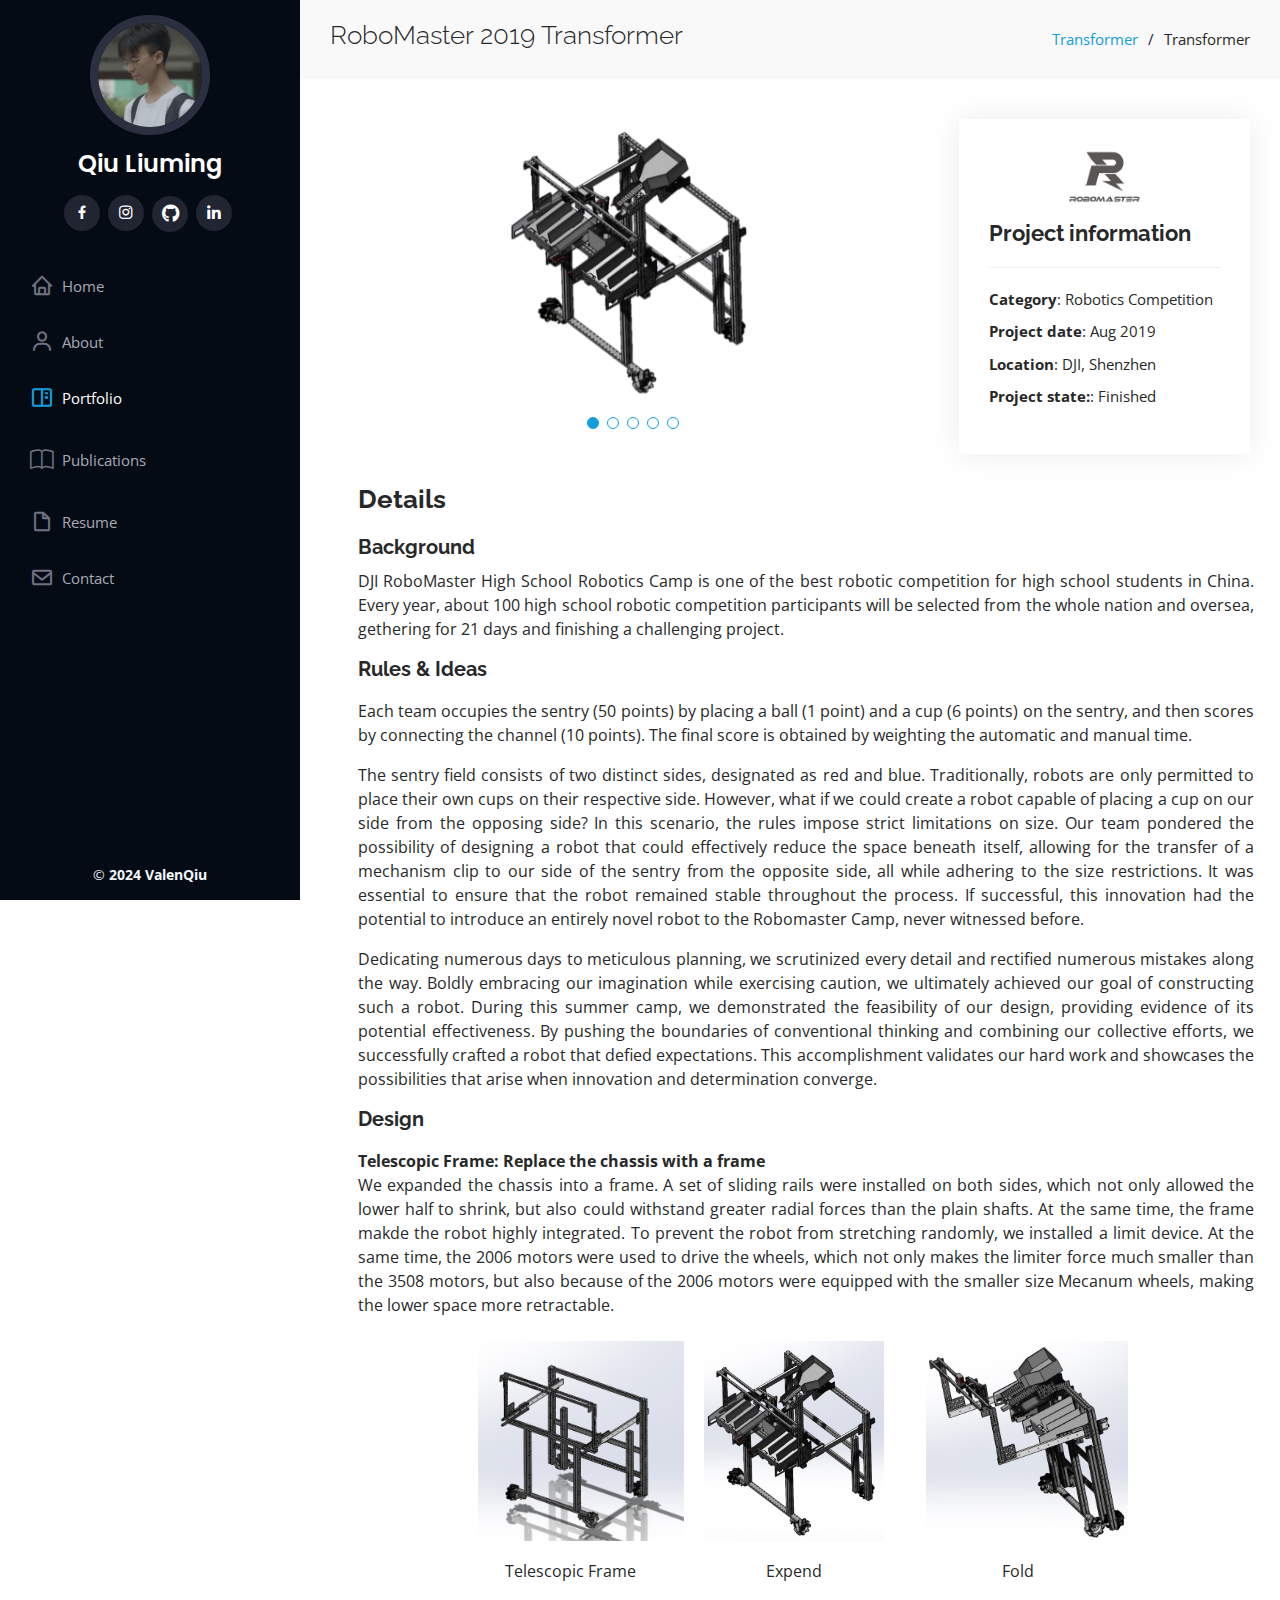
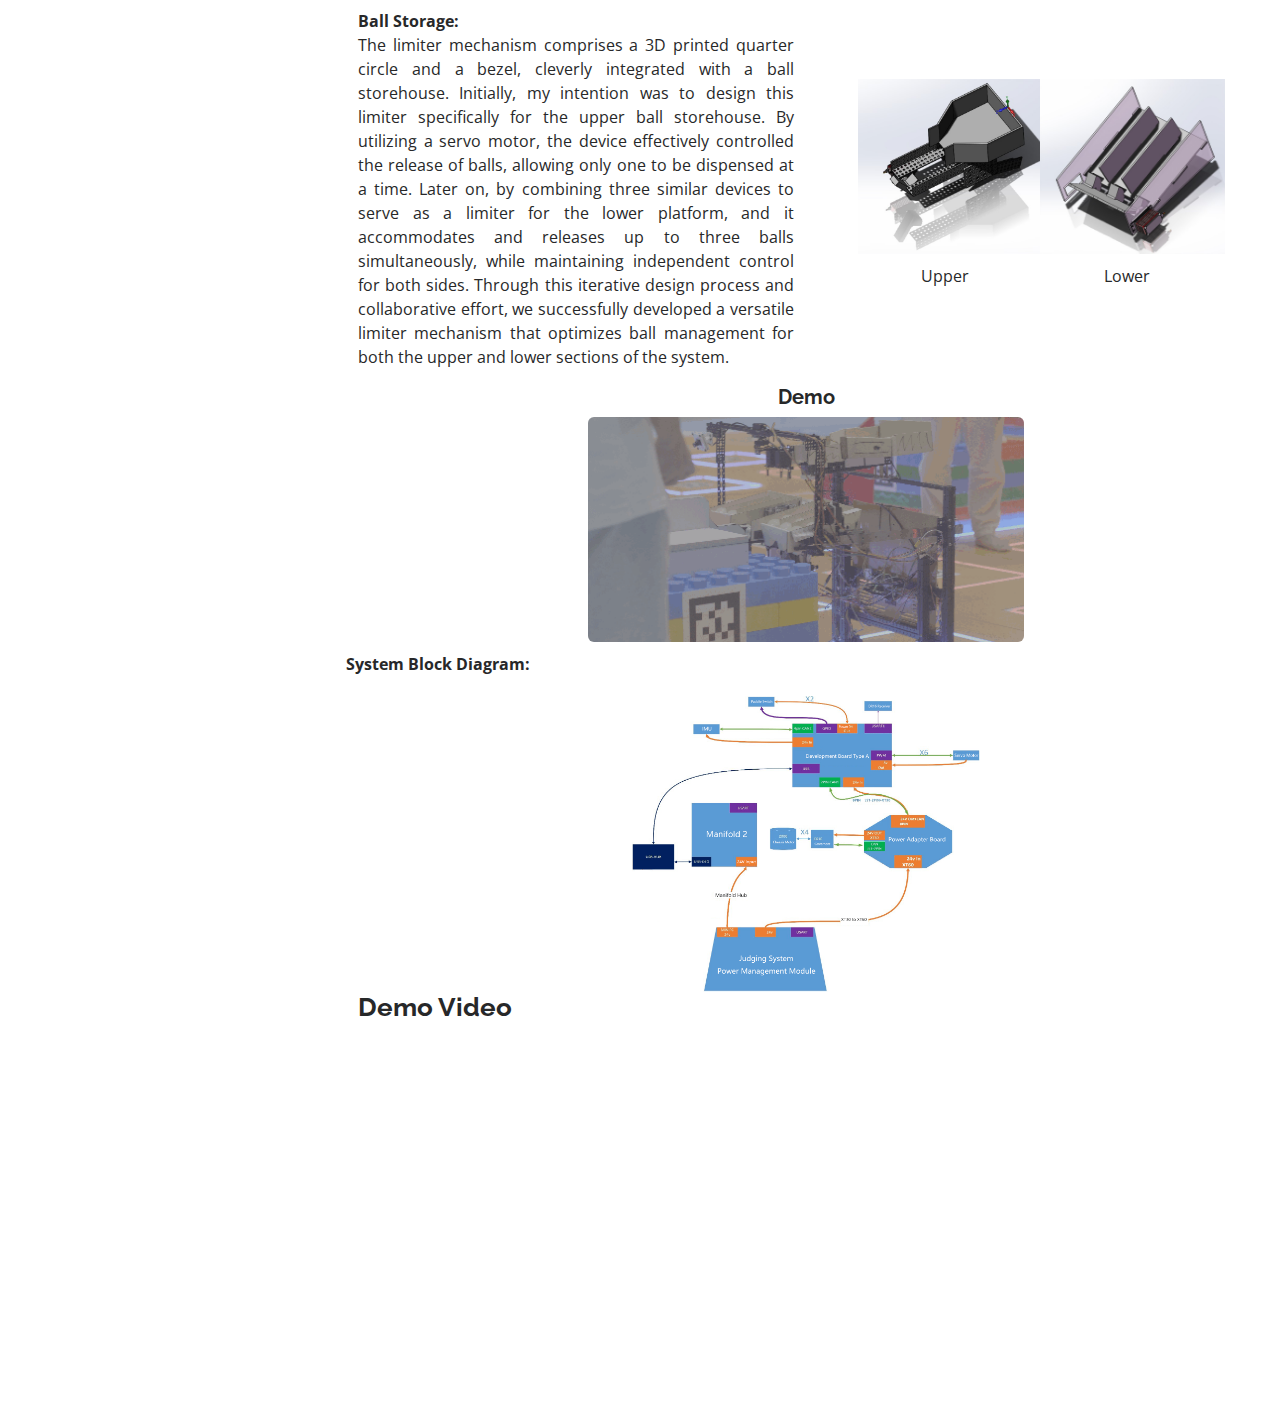
<file: portfolio_transformer.html>
<!DOCTYPE html>
<html lang="en">

<head>
  <meta charset="utf-8">
  <meta content="width=device-width, initial-scale=1.0" name="viewport">

  <title>Transformer</title>
  <meta content="" name="description">
  <meta content="" name="keywords">

  <!-- Favicons -->
  <link href="assets/img/favicon.ico" rel="icon">
  <link href="assets/img/apple-touch-icon.png" rel="apple-touch-icon">

  <!-- Google Fonts -->
  <link href="https://fonts.googleapis.com/css?family=Open+Sans:300,300i,400,400i,600,600i,700,700i|Raleway:300,300i,400,400i,500,500i,600,600i,700,700i|Poppins:300,300i,400,400i,500,500i,600,600i,700,700i" rel="stylesheet">

  <!-- Vendor CSS Files -->
  <link href="assets/vendor/aos/aos.css" rel="stylesheet">
  <link href="assets/vendor/bootstrap/css/bootstrap.min.css" rel="stylesheet">
  <link href="assets/vendor/bootstrap-icons/bootstrap-icons.css" rel="stylesheet">
  <link href="assets/vendor/boxicons/css/boxicons.min.css" rel="stylesheet">
  <link href="assets/vendor/glightbox/css/glightbox.min.css" rel="stylesheet">
  <link href="assets/vendor/swiper/swiper-bundle.min.css" rel="stylesheet">

  <!-- Template Main CSS File -->
  <link href="assets/css/style.css" rel="stylesheet">
  <link rel="stylesheet" href="https://cdnjs.cloudflare.com/ajax/libs/font-awesome/5.15.3/css/all.min.css">

</head>

<body>

  <!-- ======= Mobile nav toggle button ======= -->
  <i class="bi bi-list mobile-nav-toggle d-xl-none"></i>

  <!-- ======= Header ======= -->
  <header id="header">
    <div class="d-flex flex-column">

      <div class="profile">
        <img src="assets/img/profile-img.jpg" alt="" class="img-fluid rounded-circle">
        <h1 class="text-light"><a href="index.html">Qiu Liuming</a></h1>
        <div class="social-links mt-3 text-center">
          <!-- <a href="#" class="twitter"><i class="bx bxl-twitter"></i></a> -->
          <a href="https://www.facebook.com/liuming.qiu.3/about_overview" target="_blank" class="facebook"><i class="bx bxl-facebook"></i></a>
          <a href="https://www.instagram.com/bsarm.woi?igsh=MXd4MDB5bDRiYXpxbA==" target="_blank" class="instagram"><i class="bx bxl-instagram"></i></a>
          <a href="https://github.com/ValenQiu" target="_blank" class="google-scholar"><i class="fab fa-github"></i></a>
          <a href="https://www.linkedin.com/feed/?trk=guest_homepage-basic_nav-header-signin" target="_blank" class="linkedin"><i class="bx bxl-linkedin"></i></a>
        </div>
      </div>

      <nav id="navbar" class="nav-menu navbar">
        <ul>
        <li><a href="index.html" class="nav-link"><i class="bx bx-home"></i> <span>Home</span></a></li>
        <li><a href="index.html#about" class="nav-link"><i class="bx bx-user"></i> <span>About</span></a></li>
        <li><a href="#portfolio" class="nav-link scrollto active"><i class="bx bx-book-content"></i> <span>Portfolio</span></a></li>
        <li><a href="publications.html" class="nav-link"><i class="bi bi-book"></i> <span>Publications</span></a></li>
        <!-- <li><a href="#services" class="nav-link scrollto"><i class="bx bx-server"></i> <span>Services</span></a></li> -->
        <li><a href="resume.html" class="nav-link"><i class="bx bx-file-blank"></i> <span>Resume</span></a></li>
        <li><a href="#contact" class="nav-link scrollto"><i class="bx bx-envelope"></i> <span>Contact</span></a></li>
        </ul>
    </nav><!-- .nav-menu -->
    </div>
  </header><!-- End Header -->

  <main id="main">

    <!-- ======= Breadcrumbs ======= -->
    <section id="breadcrumbs" class="breadcrumbs">
      <div class="container">

        <div class="d-flex justify-content-between align-items-center">
          <h2>RoboMaster 2019 Transformer</h2>
          <ol>
            <li><a href="portfolio.html">Transformer</a></li>
            <li>Transformer</li>
          </ol>
        </div>

      </div>
    </section>
    <!-- End Breadcrumbs -->

    <!-- ======= Portfolio Details Section ======= -->
    <section id="portfolio-details" class="portfolio-details">
      <div class="container">

        <div class="row gt-4">

          <div class="col-lg-8">
            <div class="portfolio-details-slider swiper">
              <div class="swiper-wrapper align-items-center">

                <div class="swiper-slide justify-content-center d-flex">
                  <img src="assets/img/portfolio/Transformer/img1.png" alt="">
                </div>

                <div class="swiper-slide justify-content-center d-flex">
                  <img src="assets/img/portfolio/Transformer/img3.png" alt="">
                </div>

                <div class="swiper-slide justify-content-center d-flex">
                  <img src="assets/img/portfolio/Transformer/img2.png" alt="">
                </div>

                <div class="swiper-slide justify-content-center d-flex">
                  <img src="assets/img/portfolio/Transformer/img4.png" alt="">
                </div>

                <div class="swiper-slide justify-content-center d-flex">
                  <img src="assets/img/portfolio/Transformer/img5.png" alt="">
                </div>

              </div>
              <div class="swiper-pagination"></div>
            </div>
          </div>

          <div class="col-lg-4">
            <div class="portfolio-info">
              <div class="justify-content-center d-flex mb-3">
                <img src="assets/img/portfolio/Transformer/rm_logi.jpg" height="55px" width="auto">
              </div>
              <h3>Project information</h3>
              <ul>
                <li><strong>Category</strong>: Robotics Competition</li>
                <li><strong>Project date</strong>: Aug 2019</li>
                <li><strong>Location</strong>: DJI, Shenzhen</li>
                <li><strong>Project state:</strong>: Finished</li>
              </ul>
            </div>
            
          </div>

          <div class="row gb-4 mx-3">
            <div class="portfolio-description">
              <h2>Details</h2>

              <div>
                <h5><strong>Background</strong> </h5>
                <p>
                  DJI RoboMaster High School Robotics Camp is one  of the best robotic competition for high school students in China.
                  Every year, about 100 high school robotic competition participants will be selected from the whole nation and oversea, gethering for 21 days and finishing a challenging project.
                </p>
              </div>
  
              <div class="row justify-content-between">
                <h5><strong>Rules &amp; Ideas</strong></h5>
                <div class="col">
                  <p>
                    Each team occupies the sentry (50 points) by placing a ball (1 point) and a cup (6 points) on the sentry, 
                    and then scores by connecting the channel (10 points). The final score is obtained by weighting the automatic and manual time.
                  </p>
                  <p>
                    The sentry field consists of two distinct sides, designated as red and blue. Traditionally, robots are only permitted to place their own cups on their respective side. 
                    However, what if we could create a robot capable of placing a cup on our side from the opposing side?
                    In this scenario, the rules impose strict limitations on size. Our team pondered the possibility of designing a robot that could effectively reduce the space beneath itself, 
                    allowing for the transfer of a mechanism clip to our side of the sentry from the opposite side, all while adhering to the size restrictions. 
                    It was essential to ensure that the robot remained stable throughout the process. If successful, 
                    this innovation had the potential to introduce an entirely novel robot to the Robomaster Camp, never witnessed before.
                  </p>

                  <p>
                    Dedicating numerous days to meticulous planning, we scrutinized every detail and rectified numerous mistakes along the way. 
                    Boldly embracing our imagination while exercising caution, we ultimately achieved our goal of constructing such a robot. 
                    During this summer camp, we demonstrated the feasibility of our design, providing evidence of its potential effectiveness.
                    
                    By pushing the boundaries of conventional thinking and combining our collective efforts, we successfully crafted a robot 
                    that defied expectations. This accomplishment validates our hard work and showcases the possibilities that arise when innovation 
                    and determination converge.
                  </p>
                </div>
                <!-- <div class="col d-flex justify-content-center">
                  <img class="mr-5" src="/assets/img/portfolio/vex/得分.jpg" alt="" height="190px" width="auto">
                </div> -->
              </div>
  
              <div >
                <h5><strong>Design</strong></h5>

                <div class="row">
                  <div class="col">
                    <p>
                      <strong>Telescopic Frame: Replace the chassis with a frame</strong><br>
                       We expanded the chassis into a frame. A set of sliding rails were installed on both sides, 
                      which not only allowed the lower half to shrink, but also could withstand greater radial forces than the plain shafts. 
                      At the same time, the frame makde the robot highly integrated. To prevent the robot from stretching randomly, we installed a limit device. 
                      At the same time, the 2006 motors were used to drive the wheels, which not only makes the limiter force much smaller than the 3508 motors, 
                      but also because of the 2006 motors were equipped with the smaller size Mecanum wheels, making the lower space more retractable.
                    </p>
                  </div>

                  <div class="row d-flex justify-content-center text-center">
                    <div class="col-lg-3 col-md-6">
                      <img class="m-2" src="/assets/img/portfolio/Transformer/车架.jpg" height="200px" width="auto">
                      <p class="text-center">Telescopic Frame</p>
                    </div>
                    <div class="col-lg-3 col-md-6">
                      <img class="m-2" src="/assets/img/portfolio/Transformer/rm2019机器.jpg" height="200px" width="auto">
                      <p class="text-center">Expend</p>
                    </div>
                    <div class="col-lg-3 col-md-6">
                      <img class="m-2" src="/assets/img/portfolio/Transformer/收缩.jpg" height="200px" width="auto">
                      <p class="text-center">Fold</p>
                    </div>
                  </div>
                    
                </div>
  
                <div class="row">
                  <div class="col-lg">
                    <p>
                      <strong>Ball Storage: </strong><br>
                      The limiter mechanism comprises a 3D printed quarter circle and a bezel, cleverly integrated with a ball storehouse. 
                      Initially, my intention was to design this limiter specifically for the upper ball storehouse. 
                      By utilizing a servo motor, the device effectively controlled the release of balls, allowing only one to be dispensed at a time.
                      
                      Later on, by combining three similar devices to serve as a limiter for the lower platform, and it accommodates and releases up to three balls simultaneously, 
                      while maintaining independent control for both sides.
                      
                      Through this iterative design process and collaborative effort, we successfully developed a versatile limiter mechanism 
                      that optimizes ball management for both the upper and lower sections of the system.
                    </p>
                  </div>
                  <div class="col-lg-6 d-flex justify-content-center align-items-center text-center">
                    <div class="col-lg-5 col-md-6">
                      <img class="mx-1" src="/assets/img/portfolio/Transformer/上球仓.jpg" height="175px" width="auto">
                      <p class="text-center">Upper</p>
                    </div>
                    <div class="col-lg-5 col-md-6">
                      <img class="mx-1" src="/assets/img/portfolio/Transformer/下球仓.jpg" height="175px" width="auto">
                      <p class="text-center">Lower</p>
                    </div>
                  </div>
                </div>

                <div class="row">
                  <div class="col text-center">
                    <h5><strong>Demo</strong></h5>
                    <img class="rounded" src="/assets/img/portfolio/Transformer/release_balls.GIF" alt="release balls" width="auto" height="225px" />
                  </div>
                </div>

                <div class="row d-flex justify-content-center">
                  <p>
                    <strong>System Block Diagram: </strong><br>
                  </p>
                  <div class="d-flex justify-content-center">
                    <img class="" src="/assets/img/portfolio/Transformer/程序框图.png" height="300px" width="auto">
                  </div>
                </div>


  
                <div class="row">
                    <h2>Demo Video</h2>
                    <div class="justify-content-center d-flex">
                      <iframe width="560" height="315" src="https://www.youtube.com/embed/O3XyQdE3Gms?si=4bdRBYdL7qhkhEIR" title="YouTube video player" 
                      frameborder="0" allow="accelerometer; autoplay; clipboard-write; encrypted-media; gyroscope; picture-in-picture; web-share" allowfullscreen></iframe>
                    </div>
                  </div>
                    
                </div>

        </div>

      </div>
    </section><!-- End Portfolio Details Section -->

  </main><!-- End #main -->

  <!-- ======= Footer ======= -->
  <footer id="footer">
    <div class="container">
      <div class="copyright">
        &copy; <strong><span>2024 ValenQiu</span></strong>
      </div>
    </div>
  </footer><!-- End  Footer -->

  <a href="#" class="back-to-top d-flex align-items-center justify-content-center"><i class="bi bi-arrow-up-short"></i></a>

  <!-- Vendor JS Files -->
  <script src="assets/vendor/purecounter/purecounter_vanilla.js"></script>
  <script src="assets/vendor/aos/aos.js"></script>
  <script src="assets/vendor/bootstrap/js/bootstrap.bundle.min.js"></script>
  <script src="assets/vendor/glightbox/js/glightbox.min.js"></script>
  <script src="assets/vendor/isotope-layout/isotope.pkgd.min.js"></script>
  <script src="assets/vendor/swiper/swiper-bundle.min.js"></script>
  <script src="assets/vendor/typed.js/typed.umd.js"></script>
  <script src="assets/vendor/waypoints/noframework.waypoints.js"></script>
  <script src="assets/vendor/php-email-form/validate.js"></script>

  <!-- Template Main JS File -->
  <script src="assets/js/main.js"></script>

</body>

</html>
</file>
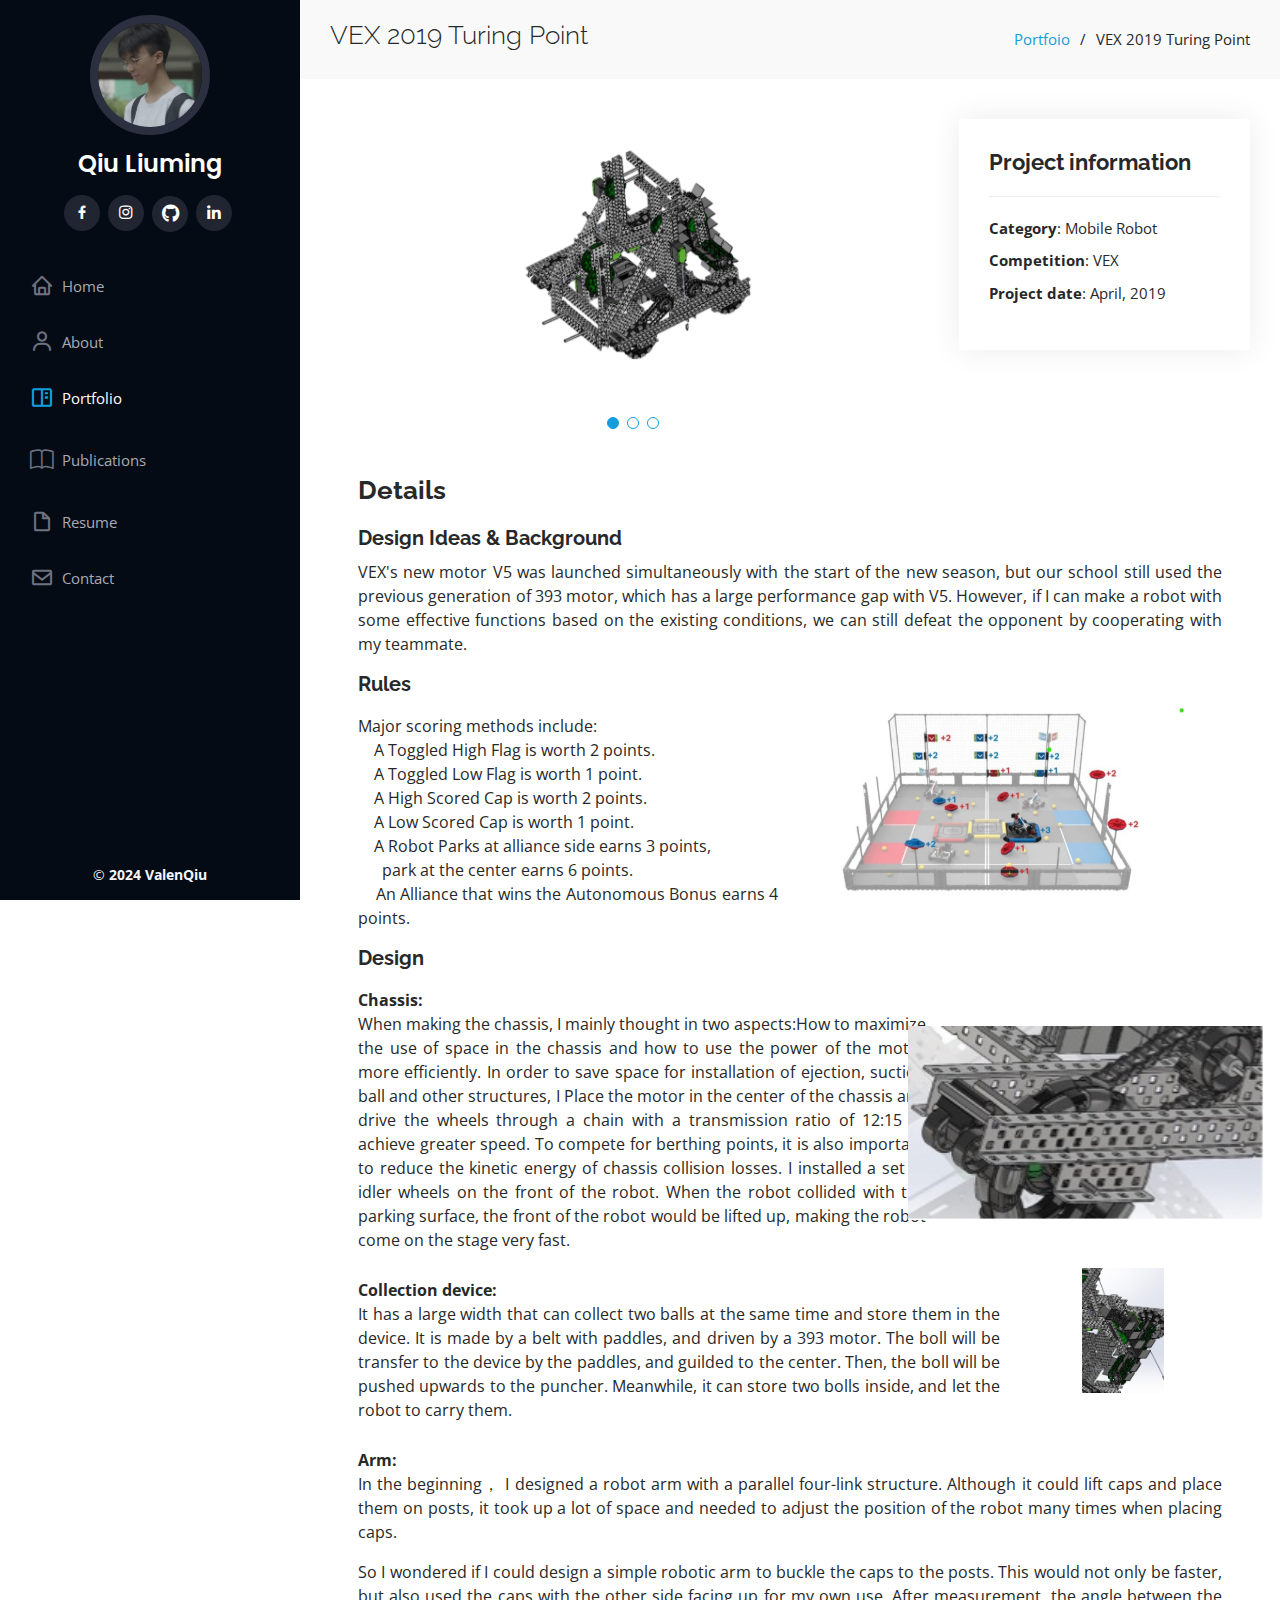
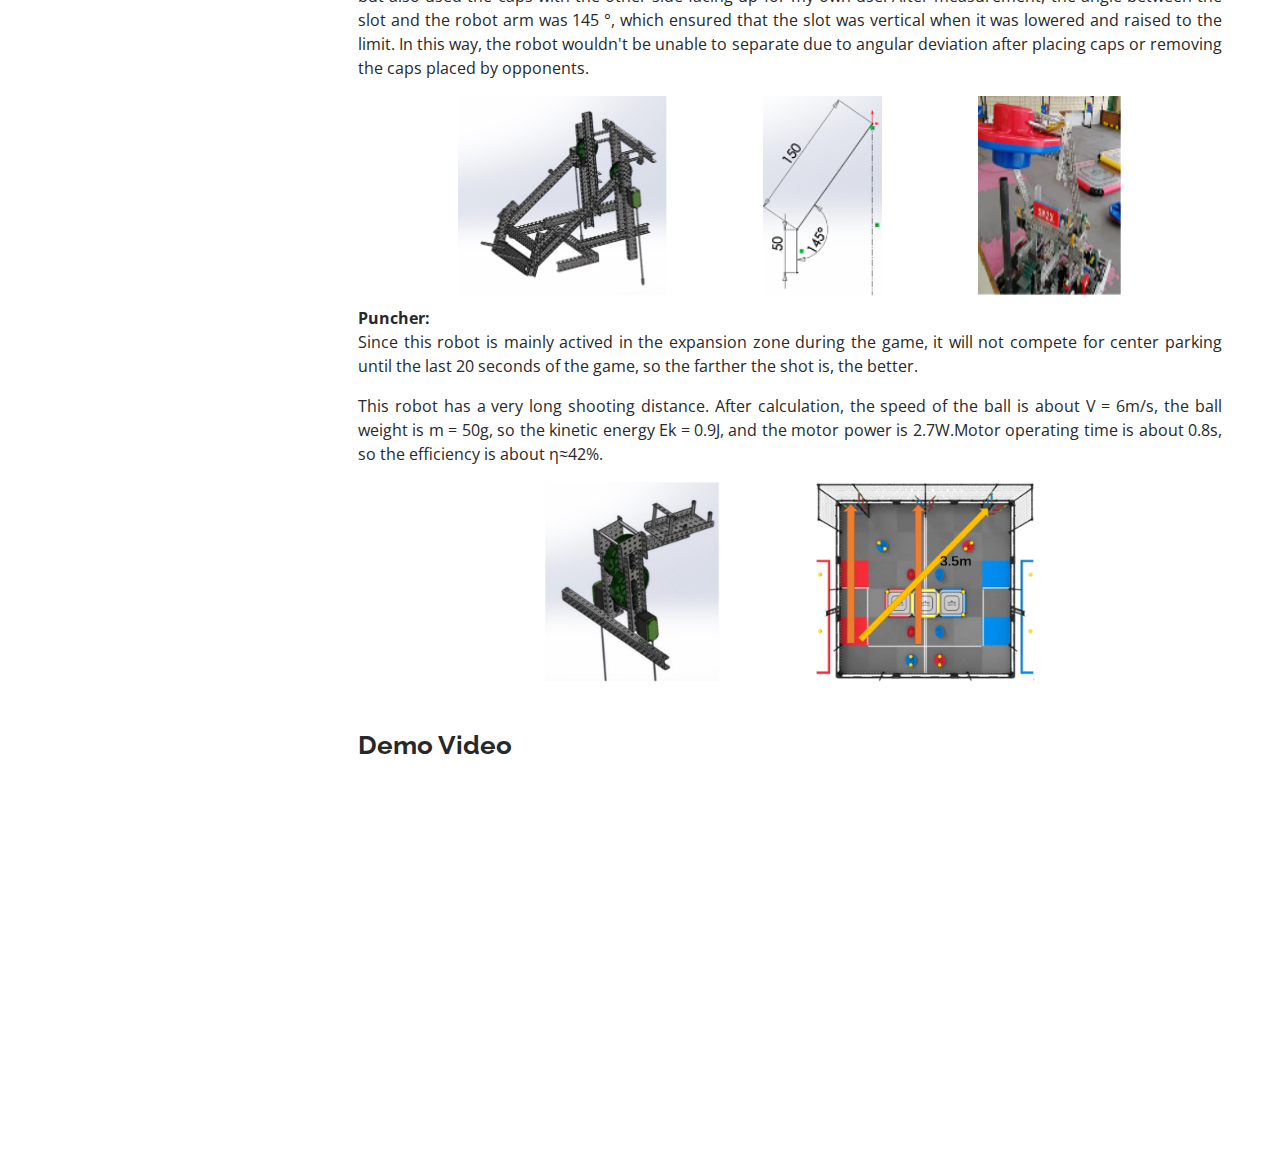
<file: portfolio_vex.html>
<!DOCTYPE html>
<html lang="en">

<head>
  <meta charset="utf-8">
  <meta content="width=device-width, initial-scale=1.0" name="viewport">

  <title>VEX 2019 -- Turning Point</title>
  <meta content="" name="description">
  <meta content="" name="keywords">

  <!-- Favicons -->
  <link href="assets/img/favicon.ico" rel="icon">
  <link href="assets/img/apple-touch-icon.png" rel="apple-touch-icon">

  <!-- Google Fonts -->
  <link href="https://fonts.googleapis.com/css?family=Open+Sans:300,300i,400,400i,600,600i,700,700i|Raleway:300,300i,400,400i,500,500i,600,600i,700,700i|Poppins:300,300i,400,400i,500,500i,600,600i,700,700i" rel="stylesheet">

  <!-- Vendor CSS Files -->
  <link href="assets/vendor/aos/aos.css" rel="stylesheet">
  <link href="assets/vendor/bootstrap/css/bootstrap.min.css" rel="stylesheet">
  <link href="assets/vendor/bootstrap-icons/bootstrap-icons.css" rel="stylesheet">
  <link href="assets/vendor/boxicons/css/boxicons.min.css" rel="stylesheet">
  <link href="assets/vendor/glightbox/css/glightbox.min.css" rel="stylesheet">
  <link href="assets/vendor/swiper/swiper-bundle.min.css" rel="stylesheet">

  <!-- Template Main CSS File -->
  <link href="assets/css/style.css" rel="stylesheet">
  <link rel="stylesheet" href="https://cdnjs.cloudflare.com/ajax/libs/font-awesome/5.15.3/css/all.min.css">

</head>

<body>

  <!-- ======= Mobile nav toggle button ======= -->
  <i class="bi bi-list mobile-nav-toggle d-xl-none"></i>

  <!-- ======= Header ======= -->
  <header id="header">
    <div class="d-flex flex-column">

      <div class="profile">
        <img src="assets/img/profile-img.jpg" alt="" class="img-fluid rounded-circle">
        <h1 class="text-light"><a href="index.html">Qiu Liuming</a></h1>
        <div class="social-links mt-3 text-center">
          <!-- <a href="#" class="twitter"><i class="bx bxl-twitter"></i></a> -->
          <a href="https://www.facebook.com/liuming.qiu.3/about_overview" target="_blank" class="facebook"><i class="bx bxl-facebook"></i></a>
          <a href="https://www.instagram.com/bsarm.woi?igsh=MXd4MDB5bDRiYXpxbA==" target="_blank" class="instagram"><i class="bx bxl-instagram"></i></a>
          <a href="https://github.com/ValenQiu" target="_blank" class="google-scholar"><i class="fab fa-github"></i></a>
          <a href="https://www.linkedin.com/feed/?trk=guest_homepage-basic_nav-header-signin" target="_blank" class="linkedin"><i class="bx bxl-linkedin"></i></a>
        </div>
      </div>

      <nav id="navbar" class="nav-menu navbar">
        <ul>
        <li><a href="index.html" class="nav-link"><i class="bx bx-home"></i> <span>Home</span></a></li>
        <li><a href="index.html#about" class="nav-link"><i class="bx bx-user"></i> <span>About</span></a></li>
        <li><a href="#portfolio" class="nav-link scrollto active"><i class="bx bx-book-content"></i> <span>Portfolio</span></a></li>
        <li><a href="publications.html" class="nav-link"><i class="bi bi-book"></i> <span>Publications</span></a></li>
        <!-- <li><a href="#services" class="nav-link scrollto"><i class="bx bx-server"></i> <span>Services</span></a></li> -->
        <li><a href="resume.html" class="nav-link"><i class="bx bx-file-blank"></i> <span>Resume</span></a></li>
        <li><a href="#contact" class="nav-link scrollto"><i class="bx bx-envelope"></i> <span>Contact</span></a></li>
        </ul>
    </nav><!-- .nav-menu -->
    </div>
  </header><!-- End Header -->

  <main id="main">

    <!-- ======= Breadcrumbs ======= -->
    <section id="breadcrumbs" class="breadcrumbs">
      <div class="container">

        <div class="d-flex justify-content-between align-items-center">
          <h2>VEX 2019 Turing Point</h2>
          <ol>
            <li><a href="portfolio.html">Portfoio</a></li>
            <li>VEX 2019 Turing Point</li>
          </ol>
        </div>

      </div>
    </section>
    <!-- End Breadcrumbs -->

    <!-- ======= Portfolio Details Section ======= -->
    <section id="portfolio-details" class="portfolio-details">
      <div class="container">

        <div class="row gy-4">

          <div class="col-lg-8">
            <div class="portfolio-details-slider swiper">
              <div class="swiper-wrapper align-items-center">

                <div class="swiper-slide">
                  <img src="assets/img/portfolio/vex/img1.png" alt="">
                </div>

                <div class="swiper-slide">
                  <img src="assets/img/portfolio/vex/img2.png" alt="">
                </div>

                <div class="swiper-slide">
                  <img src="assets/img/portfolio/vex/img3.png" alt="">
                </div>

              </div>
              <div class="swiper-pagination"></div>
            </div>
          </div>

          <div class="col-lg-4">
            <div class="portfolio-info">
              <h3>Project information</h3>
              <ul>
                <li><strong>Category</strong>: Mobile Robot</li>
                <li><strong>Competition</strong>: VEX</li>
                <li><strong>Project date</strong>: April, 2019</li>
                <!-- <li><strong>Project URL</strong>: <a href="#">www.example.com</a></li> -->
              </ul>
            </div>
          </div>
        </div>

        <div class="row gb-4 mx-3">
          <div class="portfolio-description">
            <h2>Details</h2>
            <div>
              <h5><strong>Design Ideas &amp; Background</strong> </h5>
              <p>
                VEX's new motor V5 was launched simultaneously with the start of the new season, 
                but our school still used the previous generation of 393 motor, which has a large 
                performance gap with V5. However, if I can make a robot with some effective functions 
                based on the existing conditions, we can still defeat the opponent by cooperating with my teammate.
              </p>
            </div>

            <div class="row justify-content-between">
              <h5><strong>Rules</strong></h5>
              <div class="col-lg-6">
                <p>
                  Major scoring methods include:<br>
                  &nbsp; &nbsp; A Toggled High Flag is worth 2 points.<br>
                  &nbsp; &nbsp;   A Toggled Low Flag is worth 1 point. <br>
                  &nbsp; &nbsp;   A High Scored Cap is worth 2 points. <br>
                  &nbsp; &nbsp;   A Low Scored Cap is worth 1 point. <br>
                  &nbsp; &nbsp;   A Robot Parks at alliance side earns 3 points,<br> 
                  &nbsp; &nbsp; &nbsp;  park at the center earns 6 points.<br>
                  &nbsp; &nbsp;   An Alliance that wins the Autonomous Bonus earns 4 points.       <br>
                </p>
              </div>
              <div class="col d-flex justify-content-center">
                <img class="mr-5" src="/assets/img/portfolio/vex/得分.jpg" alt="" height="190px" width="auto">
              </div>
            </div>

            <div >
              <h5><strong>Design</strong></h5>
              <div class="row">
                <div class="col-lg-8">
                  <p>
                    <strong>Chassis: </strong><br>
                    When making the chassis, I mainly thought in two aspects:How to maximize the use of space in the chassis 
                    and how to use the power of the motor more efficiently. In order to save space for installation of ejection, 
                    suction ball and other structures, I Place the motor in the center of the chassis and drive the wheels through 
                    a chain with a transmission ratio of 12:15 to achieve greater speed. To compete for berthing points, it is 
                    also important to reduce the kinetic energy of chassis collision losses. 
                    I installed a set of idler wheels on the front of the robot. When the robot collided with the parking 
                    surface, the front of the robot would be lifted up, making the robot come on the stage very fast.
                  </p>
                </div>
                <div class="col d-flex justify-content-center">
                  <img class="mr-5 my-5" src="/assets/img/portfolio/vex/frontWheel.jpg">
                </div>
              </div>

              <div class="row">
                <div class="col-lg-9">
                  <p>
                    <strong>Collection device: </strong><br>
                    It has a large width that can collect two balls at the same time and store them in the device.
                    It is made by a belt with paddles, and driven by a 393 motor. The boll will be transfer to the 
                    device by the paddles, and guilded to the center. Then, the boll will be pushed upwards to the puncher.
                    Meanwhile, it can store two bolls inside, and let the robot to carry them.
                  </p>
                </div>
                <div class="col d-flex justify-content-center">
                  <img class="mr-5 mx-5" src="/assets/img/portfolio/vex/吸球.jpg" height="125px" width="auto">
                </div>
              </div>

              <div class="row">
                <div class="col-lg">
                  <p>
                    <strong>Arm: </strong><br>
                    In the beginning， I designed a robot arm with a parallel four-link structure. 
                    Although it could lift caps and place them on posts, it took up a lot of space and needed to adjust the position
                    of the robot many times when placing caps.
                  </p>
                  <p>
                    So I wondered if I could design a simple robotic arm to buckle the caps to the posts. 
                    This would not only be faster, but also used the caps with the other side facing up for my own use. 
                    After measurement, the angle between the slot and the robot arm was 145 °, which ensured that the slot was vertical 
                    when it was lowered and raised to the limit. In this way, the robot wouldn't be unable to separate due to angular 
                    deviation after placing caps or removing the caps placed by opponents.
                  </p>
                </div>
                <div class="d-flex justify-content-center">
                  <img class="mr-5 mx-5" src="/assets/img/portfolio/vex/arm.jpg" height="200px" width="auto">
                  <img class="mr-5 mx-5" src="/assets/img/portfolio/vex/arm_skelton.png" height="200px" width="auto">
                  <img class="mr-5 mx-5" src="/assets/img/portfolio/vex/arm_action.png" height="200px" width="auto">
                </div>
              </div>

              <div class="row mb-5">
                <div class="col-lg">
                  <p>
                    <strong>Puncher: </strong><br>
                    Since this robot is mainly actived in the expansion zone during the game, it will not compete for center parking until the 
                    last 20 seconds of the game, so the farther the shot is, the better.
                  </p>
                  <p>
                    This robot has a very long shooting distance. After calculation, the speed of the ball is about V = 6m/s, 
                    the ball weight is m = 50g,  so the kinetic energy Ek = 0.9J, and the motor power is 2.7W.Motor operating time is about 0.8s, 
                    so the efficiency is about η≈42%.
                  </p>
                </div>
                <div class="d-flex justify-content-center">
                  <img class="mr-5 mx-5" src="/assets/img/portfolio/vex/puncher.jpg" height="200px" width="auto">
                  <img class="mr-5 mx-5" src="/assets/img/portfolio/vex/shooting_position.png" height="200px" width="auto">
                </div>
              </div>

              <div class="row">
                  <h2>Demo Video</h2>
                  <div class="justify-content-center d-flex">
                    <iframe width="560" height="315" src="https://www.youtube.com/embed/zdUsGr5bnKE?si=fs72uyaP2Ck7gn3H" title="YouTube video player" frameborder="0" 
                    allow="accelerometer; autoplay; clipboard-write; encrypted-media; gyroscope; picture-in-picture; web-share" allowfullscreen></iframe>
                  </div>
                </div>
                  
              </div>

              

            </div>

          </div>
        </div>

      </div>
    </section><!-- End Portfolio Details Section -->

  </main><!-- End #main -->

  <!-- ======= Footer ======= -->
  <footer id="footer">
    <div class="container">
      <div class="copyright">
        &copy; <strong><span>2024 ValenQiu</span></strong>
      </div>
    </div>
  </footer><!-- End  Footer -->

  <a href="#" class="back-to-top d-flex align-items-center justify-content-center"><i class="bi bi-arrow-up-short"></i></a>

  <!-- Vendor JS Files -->
  <script src="assets/vendor/purecounter/purecounter_vanilla.js"></script>
  <script src="assets/vendor/aos/aos.js"></script>
  <script src="assets/vendor/bootstrap/js/bootstrap.bundle.min.js"></script>
  <script src="assets/vendor/glightbox/js/glightbox.min.js"></script>
  <script src="assets/vendor/isotope-layout/isotope.pkgd.min.js"></script>
  <script src="assets/vendor/swiper/swiper-bundle.min.js"></script>
  <script src="assets/vendor/typed.js/typed.umd.js"></script>
  <script src="assets/vendor/waypoints/noframework.waypoints.js"></script>
  <script src="assets/vendor/php-email-form/validate.js"></script>

  <!-- Template Main JS File -->
  <script src="assets/js/main.js"></script>

</body>

</html>
</file>
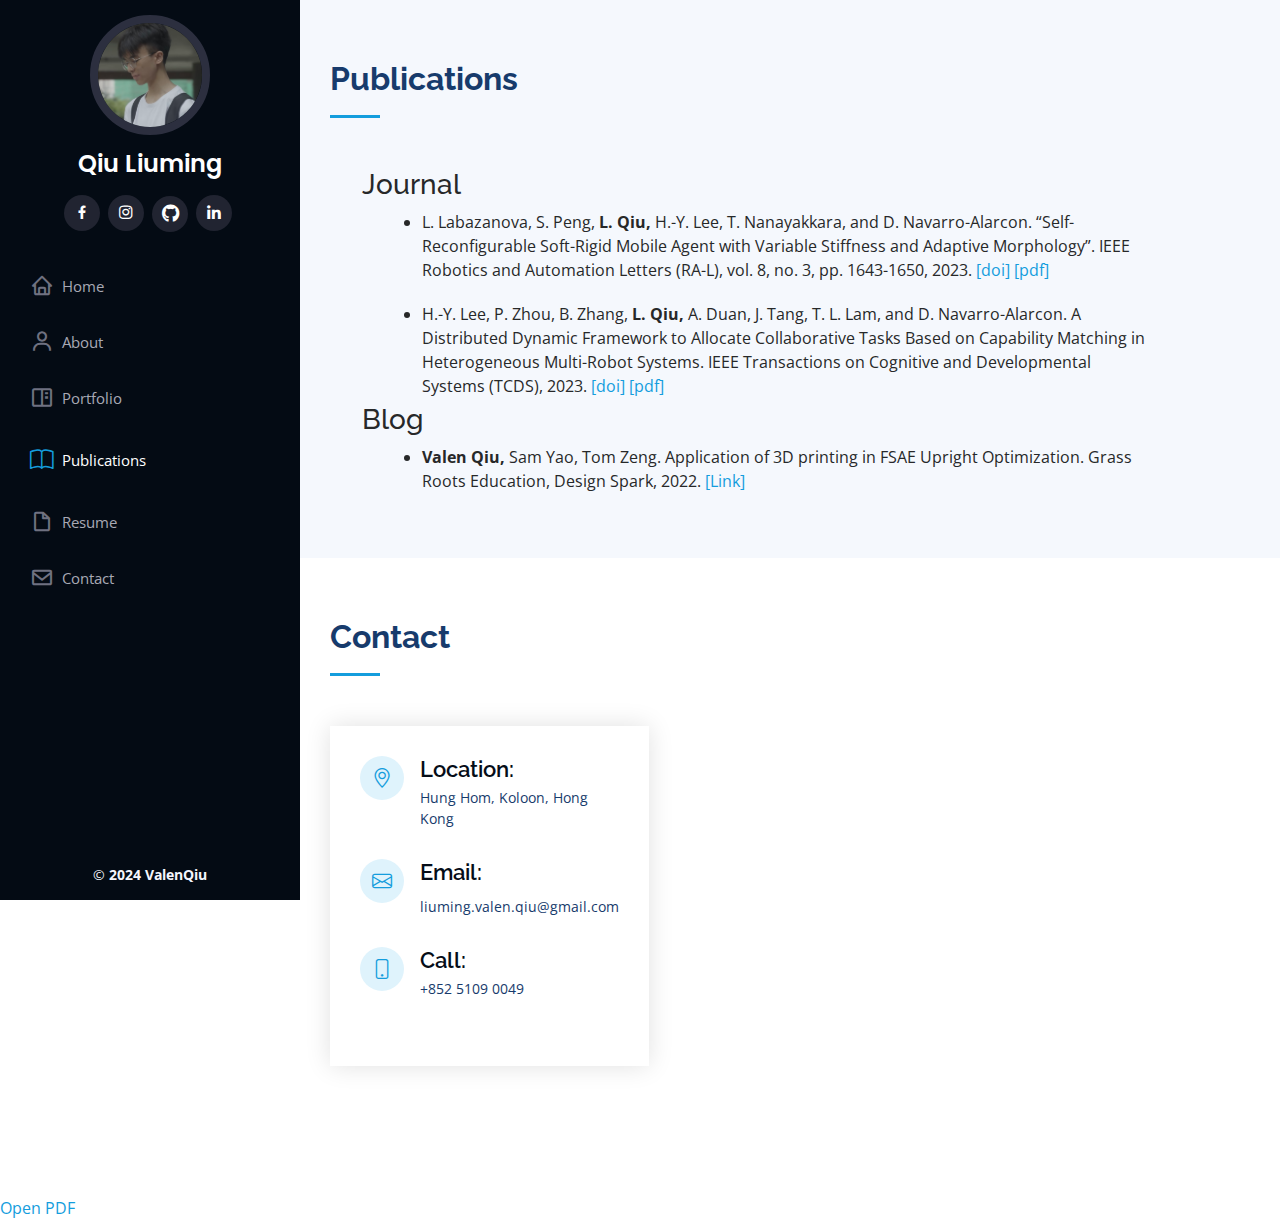
<file: publications.html>
<!DOCTYPE html>
<html lang="en">

<head>
  <meta charset="utf-8">
  <meta content="width=device-width, initial-scale=1.0" name="viewport">

  <title>ValenQiu</title>
  <meta content="" name="description">
  <meta content="" name="keywords">

  <!-- Favicons -->
  <link href="assets/img/favicon.ico" rel="icon">
  <link href="assets/img/apple-touch-icon.png" rel="apple-touch-icon">

  <!-- Google Fonts -->
  <link href="https://fonts.googleapis.com/css?family=Open+Sans:300,300i,400,400i,600,600i,700,700i|Raleway:300,300i,400,400i,500,500i,600,600i,700,700i|Poppins:300,300i,400,400i,500,500i,600,600i,700,700i" rel="stylesheet">

  <!-- Vendor CSS Files -->
  <link href="assets/vendor/aos/aos.css" rel="stylesheet">
  <link href="assets/vendor/bootstrap/css/bootstrap.min.css" rel="stylesheet">
  <link href="assets/vendor/bootstrap-icons/bootstrap-icons.css" rel="stylesheet">
  <link href="assets/vendor/boxicons/css/boxicons.min.css" rel="stylesheet">
  <link href="assets/vendor/glightbox/css/glightbox.min.css" rel="stylesheet">
  <link href="assets/vendor/swiper/swiper-bundle.min.css" rel="stylesheet">

  <!-- Template Main CSS File -->
  <link href="assets/css/style.css" rel="stylesheet">
  <link rel="stylesheet" href="https://cdnjs.cloudflare.com/ajax/libs/font-awesome/5.15.3/css/all.min.css">


</head>

<body>
      <!-- ======= Mobile nav toggle button ======= -->
    <i class="bi bi-list mobile-nav-toggle d-xl-none"></i>

    <!-- ======= Header ======= -->
    <header id="header">
        <div class="d-flex flex-column">

          <div class="profile">
            <img src="assets/img/profile-img.jpg" alt="" class="img-fluid rounded-circle">
            <h1 class="text-light"><a href="index.html">Qiu Liuming</a></h1>
            <div class="social-links mt-3 text-center">
              <!-- <a href="#" class="twitter"><i class="bx bxl-twitter"></i></a> -->
              <a href="https://www.facebook.com/liuming.qiu.3/about_overview" target="_blank" class="facebook"><i class="bx bxl-facebook"></i></a>
              <a href="https://www.instagram.com/bsarm.woi?igsh=MXd4MDB5bDRiYXpxbA==" target="_blank" class="instagram"><i class="bx bxl-instagram"></i></a>
              <a href="https://github.com/ValenQiu" target="_blank" class="google-scholar"><i class="fab fa-github"></i></a>
              <a href="https://www.linkedin.com/feed/?trk=guest_homepage-basic_nav-header-signin" target="_blank" class="linkedin"><i class="bx bxl-linkedin"></i></a>
            </div>
          </div>

        <nav id="navbar" class="nav-menu navbar">
            <ul>
            <li><a href="index.html" class="nav-link scrollto"><i class="bx bx-home"></i> <span>Home</span></a></li>
            <li><a href="index.html#about" class="nav-link scrollto"><i class="bx bx-user"></i> <span>About</span></a></li>
            <li><a href="portfolio.html" class="nav-link scrollto"><i class="bx bx-book-content"></i> <span>Portfolio</span></a></li>
            <li><a href="#" class="nav-link scrollto active"><i class="bi bi-book"></i> <span>Publications</span></a></li>
            <!-- <li><a href="#services" class="nav-link scrollto"><i class="bx bx-server"></i> <span>Services</span></a></li> -->
            <li><a href="resume.html" class="nav-link scrollto"><i class="bx bx-file-blank"></i> <span>Resume</span></a></li>
            <li><a href="#contact" class="nav-link scrollto"><i class="bx bx-envelope"></i> <span>Contact</span></a></li>
            </ul>
        </nav><!-- .nav-menu -->
        </div>
    </header><!-- End Header -->

    <main id="main">

        <!-- ======= Publications Section ======= -->
    <section id="publications" class="portfolio section-bg">
        <div class="container">
  
          <div class="section-title">
            <h2>Publications</h2>
            <!-- <p>Magnam dolores commodi suscipit. Necessitatibus eius consequatur ex aliquid fuga eum quidem. Sit sint consectetur velit. Quisquam quos quisquam cupiditate. Et nemo qui impedit suscipit alias ea. Quia fugiat sit in iste officiis commodi quidem hic quas.</p> -->
          </div>
  
          <div class="col-lg-12" data-aos="fade-up">

            <div class="row" style="margin-left: 20px;">
  
              <div class="resume-title">
                <h3>Journal</h3>
              </div>

              <div class="container" style="margin-left: 10px;">
                <ul style="margin-bottom: 5px; margin-right: 10%;" class="flex justify-content-between">
                  <li style="margin-bottom: 20px;">  L. Labazanova, S. Peng, <strong>L. Qiu,</strong> H.-Y. Lee, T. Nanayakkara, and D. Navarro-Alarcon. “Self-
                    Reconfigurable Soft-Rigid Mobile Agent with Variable Stiffness and Adaptive Morphology”. IEEE
                    Robotics and Automation Letters (RA-L), vol. 8, no. 3, pp. 1643-1650, 2023.
                    <a target="_blank" href="https://ieeexplore.ieee.org/document/10035296">[doi]</a>
                    <a target="_blank" href="assets/publications/Self-Reconfigurable_Soft-Rigid_Mobile_Agent_With_Variable_Stiffness_and_Adaptive_Morphology.pdf">[pdf]</a>
                    <!-- <embed width="800" height="600" src="/assets/publications/Self-Reconfigurable_Soft-Rigid_Mobile_Agent_With_Variable_Stiffness_and_Adaptive_Morphology.pdf"></embed> -->
                  </li>
                  <li> H.-Y. Lee, P. Zhou, B. Zhang, <strong>L. Qiu,</strong>  A. Duan, J. Tang, T. L. Lam, and D. Navarro-Alarcon. A
                    Distributed Dynamic Framework to Allocate Collaborative Tasks Based on Capability Matching in
                    Heterogeneous Multi-Robot Systems. IEEE Transactions on Cognitive and Developmental Systems (TCDS),
                    2023. <a target="_blank" href="https://ieeexplore.ieee.org/document/10090431">[doi]</a>
                    <a href="assets/publications/capability_matching.pdf" target="_blank">[pdf]</a></li>
                </ul>
              </div>
            </div>

            <div class="row" style="margin-left: 20px;">
  
              <div class="resume-title">
                <h3>Blog</h3>
              </div>

              <div class="container" style="margin-left: 10px;">
                <ul style="margin-bottom: 5px; margin-right: 10%;">
                  <li>  <strong>Valen Qiu,</strong> Sam Yao, Tom Zeng. Application of 3D printing in FSAE Upright Optimization. Grass Roots
                    Education, Design Spark, 2022. <a href="https://www.rs-online.com/designspark/content-types/article/25740" target="_blank">[Link]</a></li>
                </ul>
              </div>
            </div>
  
          </div>
  
        </div>
      </section>
      <!-- End Portfolio Section -->

           <!-- ======= Contact Section ======= -->
    <section id="contact" class="contact">
        <div class="container">
  
          <div class="section-title">
            <h2>Contact</h2>
            <!-- <p>Magnam dolores commodi suscipit. Necessitatibus eius consequatur ex aliquid fuga eum quidem. Sit sint consectetur velit. Quisquam quos quisquam cupiditate. Et nemo qui impedit suscipit alias ea. Quia fugiat sit in iste officiis commodi quidem hic quas.</p> -->
          </div>
  
          <div class="row" data-aos="fade-in">

            <div class="col-sm d-flex align-items-stretch">
              <div class="info">
                <div class="address">
                  <i class="bi bi-geo-alt"></i>
                  <h4>Location:</h4>
                  <p>Hung Hom, Koloon, Hong Kong</p>
                </div>
  
                <div class="email">
                  <i class="bi bi-envelope"></i>
                  <h4>Email:</h4>
                  <p>liuming.valen.qiu@gmail.com</p>
                </div>
  
                <div class="phone">
                  <i class="bi bi-phone"></i>
                  <h4>Call:</h4>
                  <p>+852 5109 0049</p>
                </div>
              </div>
            </div>
  
            <div class="col-sm mt-5 mt-lg-0 d-flex">
              <script type="text/javascript" id="mapmyvisitors" src="//mapmyvisitors.com/map.js?d=n3EMR7GP1-fw6dGccDMt8ddwY2gRXx398en9ySr-8RI&cl=ffffff&w=a"></script>
            </div>
  
            <div class="col-sm mt-5 mt-lg-0 d-flex align-items-stretch">
               <!-- <iframe src="https://www.google.com/maps/embed?pb=!1m14!1m8!1m3!1d12097.433213460943!2d-74.0062269!3d40.7101282!3m2!1i1024!2i768!4f13.1!3m3!1m2!1s0x0%3A0xb89d1fe6bc499443!2sDowntown+Conference+Center!5e0!3m2!1smk!2sbg!4v1539943755621" frameborder="0" style="border:0; width: 100%; height: 290px;" allowfullscreen></iframe> -->
               <iframe src="https://www.google.com/maps/embed?pb=!1m18!1m12!1m3!1d14764.842268596793!2d114.16671403899576!3d22.307874873538854!2m3!1f0!2f0!3f0!3m2!1i1024!2i768!4f13.1!3m3!1m2!1s0x340400e809c71ff1%3A0xeb7151a34a54910d!2z6aaZ5riv55CG5bel5aSn5a24!5e0!3m2!1szh-TW!2shk!4v1709092543429!5m2!1szh-TW!2shk" frameborder="0" style="border:0; width: 100%; height: 340px;" allowfullscreen></iframe>
            </div>
          </div>
  
        </div>
      </section><!-- End Contact Section -->
    </main>

    <!-- ======= Footer ======= -->
<footer id="footer">
    <div class="container">
        <div class="copyright">
            &copy; <strong><span>2024 ValenQiu</span></strong>
          </div>
      <!-- <div class="credits"> -->
        <!-- All the links in the footer should remain intact. -->
        <!-- You can delete the links only if you purchased the pro version. -->
        <!-- Licensing information: https://bootstrapmade.com/license/ -->
        <!-- Purchase the pro version with working PHP/AJAX contact form: https://bootstrapmade.com/iportfolio-bootstrap-portfolio-websites-template/ -->
        <!-- Designed by <a href="https://bootstrapmade.com/">BootstrapMade</a> -->
      </div>
    </div>
  </footer><!-- End  Footer -->

  <a href="#" class="back-to-top d-flex align-items-center justify-content-center"><i class="bi bi-arrow-up-short"></i></a>

  <!-- Vendor JS Files -->
  <script src="assets/vendor/purecounter/purecounter_vanilla.js"></script>
  <script src="assets/vendor/aos/aos.js"></script>
  <script src="assets/vendor/bootstrap/js/bootstrap.bundle.min.js"></script>
  <script src="assets/vendor/glightbox/js/glightbox.min.js"></script>
  <script src="assets/vendor/isotope-layout/isotope.pkgd.min.js"></script>
  <script src="assets/vendor/swiper/swiper-bundle.min.js"></script>
  <script src="assets/vendor/typed.js/typed.umd.js"></script>
  <script src="assets/vendor/waypoints/noframework.waypoints.js"></script>
  <script src="assets/vendor/php-email-form/validate.js"></script>

  <!-- Template Main JS File -->
  <script src="assets/js/main.js"></script>

  <!-- Script of open PDF in a new webpage-->
  <script>
    function openPdfInNewTab() {
        window.open('http://domain.com/your_pdf.pdf', '_blank');
    }
</script>
<!-- Create a link that calls the JavaScript function when clicked -->
<a href="#" onclick="openPdfInNewTab(); return false;">Open PDF</a>
</body>
</file>
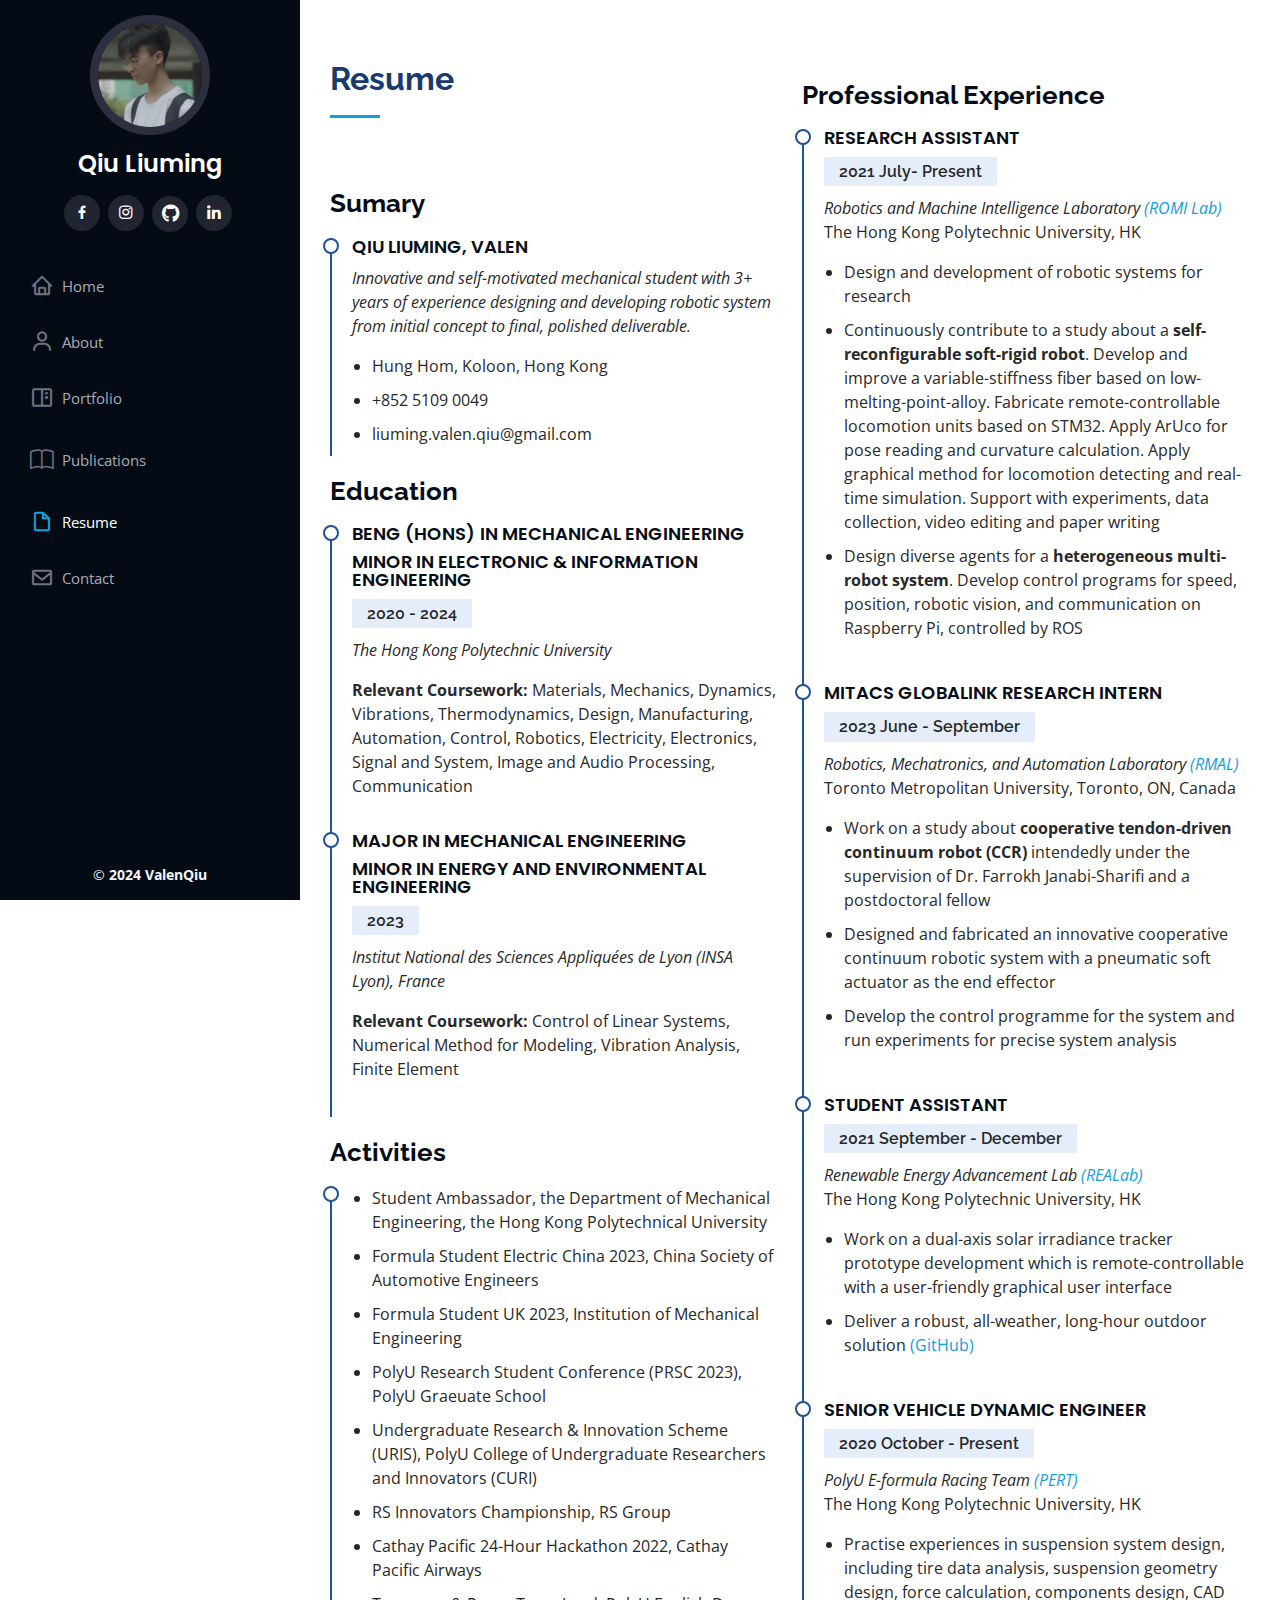
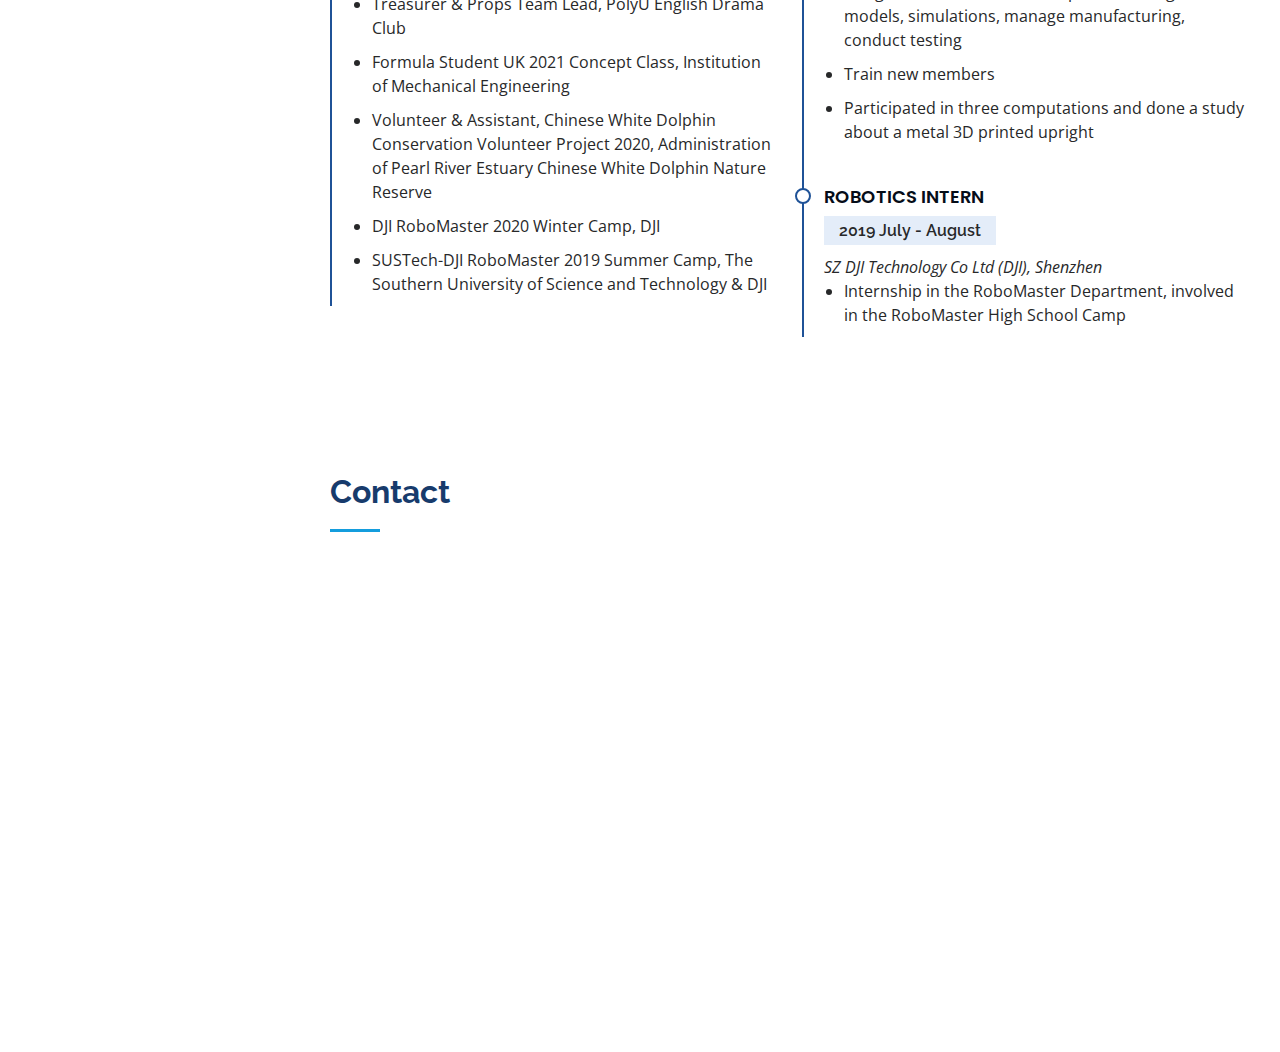
<file: resume.html>
<!DOCTYPE html>
<html lang="en">

<head>
  <meta charset="utf-8">
  <meta content="width=device-width, initial-scale=1.0" name="viewport">

  <title>ValenQiu</title>
  <meta content="" name="description">
  <meta content="" name="keywords">

  <!-- Favicons -->
  <link href="assets/img/favicon.ico" rel="icon">
  <link href="assets/img/apple-touch-icon.png" rel="apple-touch-icon">

  <!-- Google Fonts -->
  <link href="https://fonts.googleapis.com/css?family=Open+Sans:300,300i,400,400i,600,600i,700,700i|Raleway:300,300i,400,400i,500,500i,600,600i,700,700i|Poppins:300,300i,400,400i,500,500i,600,600i,700,700i" rel="stylesheet">

  <!-- Vendor CSS Files -->
  <link href="assets/vendor/aos/aos.css" rel="stylesheet">
  <link href="assets/vendor/bootstrap/css/bootstrap.min.css" rel="stylesheet">
  <link href="assets/vendor/bootstrap-icons/bootstrap-icons.css" rel="stylesheet">
  <link href="assets/vendor/boxicons/css/boxicons.min.css" rel="stylesheet">
  <link href="assets/vendor/glightbox/css/glightbox.min.css" rel="stylesheet">
  <link href="assets/vendor/swiper/swiper-bundle.min.css" rel="stylesheet">

  <!-- Template Main CSS File -->
  <link href="assets/css/style.css" rel="stylesheet">
  <link rel="stylesheet" href="https://cdnjs.cloudflare.com/ajax/libs/font-awesome/5.15.3/css/all.min.css">

</head>

<body>
      <!-- ======= Mobile nav toggle button ======= -->
    <i class="bi bi-list mobile-nav-toggle d-xl-none"></i>

    <!-- ======= Header ======= -->
    <header id="header">
        <div class="d-flex flex-column">

        <div class="profile">
            <img src="assets/img/profile-img.jpg" alt="" class="img-fluid rounded-circle">
            <h1 class="text-light"><a href="index.html">Qiu Liuming</a></h1>
            <div class="social-links mt-3 text-center">
                <!-- <a href="#" class="twitter"><i class="bx bxl-twitter"></i></a> -->
                <a href="https://www.facebook.com/liuming.qiu.3/about_overview" target="_blank" class="facebook"><i class="bx bxl-facebook"></i></a>
                <a href="https://www.instagram.com/bsarm.woi?igsh=MXd4MDB5bDRiYXpxbA==" target="_blank" class="instagram"><i class="bx bxl-instagram"></i></a>
                <a href="https://github.com/ValenQiu" target="_blank" class="google-scholar"><i class="fab fa-github"></i></a>
                <a href="https://www.linkedin.com/feed/?trk=guest_homepage-basic_nav-header-signin" target="_blank" class="linkedin"><i class="bx bxl-linkedin"></i></a>
              </div>
        </div>

        <nav id="navbar" class="nav-menu navbar">
            <ul>
                <li><a href="index.html" class="nav-link"><i class="bx bx-home"></i> <span>Home</span></a></li>
                <li><a href="index.html#about" class="nav-link"><i class="bx bx-user"></i> <span>About</span></a></li>
                <li><a href="portfolio.html" class="nav-link"><i class="bx bx-book-content"></i> <span>Portfolio</span></a></li>
                <li><a href="publications.html" class="nav-link"><i class="bi bi-book"></i> <span>Publications</span></a></li>
                <!-- <li><a href="#services" class="nav-link scrollto"><i class="bx bx-server"></i> <span>Services</span></a></li> -->
                <li><a href="resume.html" class="nav-link scrollto active"><i class="bx bx-file-blank"></i> <span>Resume</span></a></li>
                <li><a href="#contact" class="nav-link scrollto"><i class="bx bx-envelope"></i> <span>Contact</span></a></li>
            </ul>
        </nav><!-- .nav-menu -->
        </div>
    </header><!-- End Header -->

    <main id="main">
        <!-- ======= Resume Section ======= -->
        <section id="resume" class="resume">
            <div class="container">
    
                <div class="row">
                    <div class="col-lg-6" data-aos="fade-up">
                        <div class="section-title">
                            <h2>Resume</h2>
                            <p></p>
                        </div>
                        <h3 class="resume-title">Sumary</h3>
                        <div class="resume-item pb-0">
                            <h4>Qiu Liuming, Valen</h4>
                            <p><em>Innovative and self-motivated mechanical student with 3+ years of experience designing and developing robotic system from initial concept to final, polished deliverable.</em></p>
                            <ul>
                            <li>Hung Hom, Koloon, Hong Kong</li>
                            <li>+852 5109 0049</li>
                            <li>liuming.valen.qiu@gmail.com</li>
                            </ul>
                        </div>
            
                        <h3 class="resume-title">Education</h3>
                        <div class="resume-item">
                            <h4> BEng (Hons) in Mechanical Engineering  </h4>
                            <h4> Minor in ELectronic &amp; Information Engineering</h4>
                            <h5>2020 - 2024</h5>
                            <p><em>The Hong Kong Polytechnic University</em></p>
                            <p><b>Relevant Coursework:</b> Materials, Mechanics, Dynamics, Vibrations, Thermodynamics, Design, Manufacturing, Automation, Control, Robotics, Electricity, Electronics, Signal and System, Image and Audio Processing, Communication</p>
                        </div>
                        <div class="resume-item">
                            <h4>Major in Mechanical Engineering</h4>
                            <h4>Minor in Energy and Environmental Engineering</h4>
                            <h5>2023</h5>
                            <p><em>Institut National des Sciences Appliquées de Lyon (INSA Lyon), France</em></p>
                            <p><b>Relevant Coursework:</b> Control of Linear Systems, Numerical Method for Modeling, Vibration Analysis, Finite Element</p>
                        </div>

                        <h3 class="resume-title">Activities</h3>
                        <div class="resume-item">
                            <ul>
                                <li>Student Ambassador, the Department of Mechanical Engineering, the Hong Kong Polytechnical University</li>
                                <li>Formula Student Electric China 2023, China Society of Automotive Engineers</li>
                                <li>Formula Student UK 2023, Institution of Mechanical Engineering</li>
                                <li>PolyU Research Student Conference (PRSC 2023), PolyU Graeuate School</li>
                                <li>Undergraduate Research & Innovation Scheme (URIS), PolyU College of Undergraduate Researchers and Innovators (CURI)</li>
                                <li>RS Innovators Championship, RS Group</li>
                                <li>Cathay Pacific 24-Hour Hackathon 2022, Cathay Pacific Airways</li>
                                <li>Treasurer & Props Team Lead, PolyU English Drama Club</li>
                                <li>Formula Student UK 2021 Concept Class, Institution of Mechanical Engineering</li>
                                <li>Volunteer & Assistant, Chinese White Dolphin Conservation Volunteer Project 2020, Administration of Pearl River Estuary Chinese White Dolphin Nature Reserve</li>
                                <li>DJI RoboMaster 2020 Winter Camp, DJI</li>
                                <li>SUSTech-DJI RoboMaster 2019 Summer Camp, The Southern University of Science and Technology & DJI</li>
                            </ul>
                        </div>
                    </div>

                    <div class="col-lg-6" data-aos="fade-up" data-aos-delay="100">
                    <h3 class="resume-title">Professional Experience</h3>
                        <div class="resume-item">
                            <h4>Research Assistant</h4>
                            <h5>2021 July- Present</h5>
                            <p style="margin-bottom: 0;"><em>Robotics and Machine Intelligence Laboratory <span><a href="https://www.romi-lab.org/" target="_blank">(ROMI Lab)</a></span></em></p>
                            <p style="margin-top: 0;">The Hong Kong Polytechnic University, HK</p>
                            <ul>
                                <li>Design and development of robotic systems for research</li>
                                <li>Continuously contribute to a study about a <span><b>self-reconfigurable soft-rigid robot</b></span>. Develop and improve a variable-stiffness fiber based on low-melting-point-alloy. 
                                    Fabricate remote-controllable locomotion units based on STM32. Apply ArUco for pose reading and curvature calculation. Apply graphical method for locomotion detecting and real-time simulation. 
                                    Support with experiments, data collection, video editing and paper writing</li>
                                <li>Design diverse agents for a <span><b>heterogeneous multi-robot system</b></span>. Develop control programs for speed, position, robotic vision, and communication on Raspberry Pi, controlled by ROS</li>
                            </ul>
                        </div>
                        <div class="resume-item">
                            <h4>Mitacs Globalink Research Intern</h4>
                            <h5>2023 June - September</h5>
                            <p style="margin-bottom: 0;"><em>Robotics, Mechatronics, and Automation Laboratory <span><a href="https://www.torontomu.ca/rmal/" target="_blank">(RMAL)</a></span></em></p>
                            <p style="margin-top: 0;">Toronto Metropolitan University, Toronto, ON, Canada</p>
                            <ul>
                                <li>Work on a study about <span><b>cooperative tendon-driven continuum robot (CCR)</b></span> intendedly under the supervision of Dr. Farrokh Janabi-Shariﬁ and a postdoctoral fellow</li>
                                <li>Designed and fabricated an innovative cooperative continuum robotic system with a pneumatic soft actuator as the end effector</li>
                                <li>Develop the control programme for the system and run experiments for precise system analysis</li>
                            </ul>
                        </div>
                        <div class="resume-item">
                            <h4>Student Assistant</h4>
                            <h5>2021 September - December</h5>
                            <p style="margin-bottom: 0;"><em>Renewable Energy Advancement Lab<span><a href="https://www.li-realab.info/" target="_blank"> (REALab)</a></span></em></p>
                            <p style="margin-top: 0;">The Hong Kong Polytechnic University, HK</p>
                            <ul>
                                <li>Work on a dual-axis solar irradiance tracker prototype development which is remote-controllable with a user-friendly graphical user interface</li>
                                <li>Deliver a robust, all-weather, long-hour outdoor solution <span><a href="https://github.com/ValenQiu/SolarTracker" target="_blank">(GitHub)</a></span></em></li>
                            </ul>
                        </div>
                        <div class="resume-item">
                            <h4>Senior Vehicle Dynamic Engineer</h4>
                            <h5>2020 October - Present</h5>
                            <p style="margin-bottom: 0;"><em>PolyU E-formula Racing Team <span><a href="https://hkpolyuracing.com/" target="_blank">(PERT)</a></span></em></p>
                            <p style="margin-top: 0;">The Hong Kong Polytechnic University, HK</p>
                            <ul>
                                <li>Practise experiences in suspension system design, including tire data analysis, suspension geometry design, force calculation, components design, CAD models, simulations, manage manufacturing, conduct testing</li>
                                <li>Train new members</li>
                                <li>Participated in three computations and done a study about a metal 3D printed upright</li>
                            </ul>
                        </div>
                        <div class="resume-item">
                            <h4>Robotics Intern</h4>
                            <h5>2019 July - August</h5>
                            <p style="margin-bottom: 0;"><em>SZ DJI Technology Co Ltd (DJI), Shenzhen</a></span></em></p>
                            <ul>
                                <li>Internship in the RoboMaster Department, involved in the RoboMaster High School Camp</li>
                            </ul>
                        </div>
                    </div>
                </div>
            </div>
    
            </div>
        </section>
        <!-- End Resume Section -->

           <!-- ======= Contact Section ======= -->
    <section id="contact" class="contact">
        <div class="container">
  
          <div class="section-title">
            <h2>Contact</h2>
          </div>
  
          <div class="row" data-aos="fade-in">

            <div class="col-sm d-flex align-items-stretch">
              <div class="info">
                <div class="address">
                  <i class="bi bi-geo-alt"></i>
                  <h4>Location:</h4>
                  <p>Hung Hom, Koloon, Hong Kong</p>
                </div>
  
                <div class="email">
                  <i class="bi bi-envelope"></i>
                  <h4>Email:</h4>
                  <p>liuming.valen.qiu@gmail.com</p>
                </div>
  
                <div class="phone">
                  <i class="bi bi-phone"></i>
                  <h4>Call:</h4>
                  <p>+852 5109 0049</p>
                </div>
              </div>
            </div>
  
            <div class="col-sm mt-5 mt-lg-0 d-flex">
              <script type="text/javascript" id="mapmyvisitors" src="//mapmyvisitors.com/map.js?d=n3EMR7GP1-fw6dGccDMt8ddwY2gRXx398en9ySr-8RI&cl=ffffff&w=a"></script>
            </div>
  
            <div class="col-sm mt-5 mt-lg-0 d-flex align-items-stretch">
               <!-- <iframe src="https://www.google.com/maps/embed?pb=!1m14!1m8!1m3!1d12097.433213460943!2d-74.0062269!3d40.7101282!3m2!1i1024!2i768!4f13.1!3m3!1m2!1s0x0%3A0xb89d1fe6bc499443!2sDowntown+Conference+Center!5e0!3m2!1smk!2sbg!4v1539943755621" frameborder="0" style="border:0; width: 100%; height: 290px;" allowfullscreen></iframe> -->
               <iframe src="https://www.google.com/maps/embed?pb=!1m18!1m12!1m3!1d14764.842268596793!2d114.16671403899576!3d22.307874873538854!2m3!1f0!2f0!3f0!3m2!1i1024!2i768!4f13.1!3m3!1m2!1s0x340400e809c71ff1%3A0xeb7151a34a54910d!2z6aaZ5riv55CG5bel5aSn5a24!5e0!3m2!1szh-TW!2shk!4v1709092543429!5m2!1szh-TW!2shk" frameborder="0" style="border:0; width: 100%; height: 340px;" allowfullscreen></iframe>
            </div>
          </div>
  
        </div>
      </section><!-- End Contact Section -->
    </main>

    <!-- ======= Footer ======= -->
<footer id="footer">
    <div class="container">
        <div class="copyright">
            &copy; <strong><span>2024 ValenQiu</span></strong>
          </div>
      <!-- <div class="credits"> -->
        <!-- All the links in the footer should remain intact. -->
        <!-- You can delete the links only if you purchased the pro version. -->
        <!-- Licensing information: https://bootstrapmade.com/license/ -->
        <!-- Purchase the pro version with working PHP/AJAX contact form: https://bootstrapmade.com/iportfolio-bootstrap-portfolio-websites-template/ -->
        <!-- Designed by <a href="https://bootstrapmade.com/">BootstrapMade</a> -->
      </div>
    </div>
  </footer><!-- End  Footer -->

  <a href="#" class="back-to-top d-flex align-items-center justify-content-center"><i class="bi bi-arrow-up-short"></i></a>

  <!-- Vendor JS Files -->
  <script src="assets/vendor/purecounter/purecounter_vanilla.js"></script>
  <script src="assets/vendor/aos/aos.js"></script>
  <script src="assets/vendor/bootstrap/js/bootstrap.bundle.min.js"></script>
  <script src="assets/vendor/glightbox/js/glightbox.min.js"></script>
  <script src="assets/vendor/isotope-layout/isotope.pkgd.min.js"></script>
  <script src="assets/vendor/swiper/swiper-bundle.min.js"></script>
  <script src="assets/vendor/typed.js/typed.umd.js"></script>
  <script src="assets/vendor/waypoints/noframework.waypoints.js"></script>
  <script src="assets/vendor/php-email-form/validate.js"></script>

  <!-- Template Main JS File -->
  <script src="assets/js/main.js"></script>
</body>
</file>
<file: assets/css/style.css>
/*--------------------------------------------------------------
# General
--------------------------------------------------------------*/
body {
  font-family: "Open Sans", sans-serif;
  color: #272829;
}

a {
  color: #149ddd;
  text-decoration: none;
}

a:hover {
  color: #37b3ed;
  text-decoration: none;
}

h1,
h2,
h3,
h4,
h5,
h6 {
  font-family: "Raleway", sans-serif;
}

/*--------------------------------------------------------------
# Back to top button
--------------------------------------------------------------*/
.back-to-top {
  position: fixed;
  visibility: hidden;
  opacity: 0;
  right: 15px;
  bottom: 15px;
  z-index: 996;
  background: #149ddd;
  width: 40px;
  height: 40px;
  border-radius: 50px;
  transition: all 0.4s;
}

.back-to-top i {
  font-size: 28px;
  color: #fff;
  line-height: 0;
}

.back-to-top:hover {
  background: #2eafec;
  color: #fff;
}

.back-to-top.active {
  visibility: visible;
  opacity: 1;
}

/*--------------------------------------------------------------
# Header
--------------------------------------------------------------*/
#header {
  position: fixed;
  top: 0;
  left: 0;
  bottom: 0;
  width: 300px;
  transition: all ease-in-out 0.5s;
  z-index: 9997;
  transition: all 0.5s;
  padding: 0 15px;
  background: #040b14;
  overflow-y: auto;
}

#header .profile img {
  margin: 15px auto;
  display: block;
  width: 120px;
  border: 8px solid #2c2f3f;
}

#header .profile h1 {
  font-size: 24px;
  margin: 0;
  padding: 0;
  font-weight: 600;
  -moz-text-align-last: center;
  text-align-last: center;
  font-family: "Poppins", sans-serif;
}

#header .profile h1 a,
#header .profile h1 a:hover {
  color: #fff;
  text-decoration: none;
}

#header .profile .social-links a {
  font-size: 18px;
  display: inline-block;
  background: #212431;
  color: #fff;
  line-height: 1;
  padding: 8px 0;
  margin-right: 4px;
  border-radius: 50%;
  text-align: center;
  width: 36px;
  height: 36px;
  transition: 0.3s;
}

#header .profile .social-links a:hover {
  background: #149ddd;
  color: #fff;
  text-decoration: none;
}

#main {
  margin-left: 300px;
}

.container,
.container-fluid {
  padding-left: 30px;
  padding-right: 30px;
}

@media (max-width: 1199px) {
  #header {
    left: -300px;
  }

  #main {
    margin-left: 0;
  }

  .container,
  .container-fluid {
    padding-left: 12px;
    padding-right: 12px;
  }
}

/*--------------------------------------------------------------
# Navigation Menu
--------------------------------------------------------------*/
/* Desktop Navigation */
.nav-menu {
  padding: 30px 0 0 0;
}

.nav-menu * {
  margin: 0;
  padding: 0;
  list-style: none;
}

.nav-menu>ul>li {
  position: relative;
  white-space: nowrap;
}

.nav-menu a,
.nav-menu a:focus {
  display: flex;
  align-items: center;
  color: #a8a9b4;
  padding: 12px 15px;
  margin-bottom: 8px;
  transition: 0.3s;
  font-size: 15px;
}

.nav-menu a i,
.nav-menu a:focus i {
  font-size: 24px;
  padding-right: 8px;
  color: #6f7180;
}

.nav-menu a:hover,
.nav-menu .active,
.nav-menu .active:focus,
.nav-menu li:hover>a {
  text-decoration: none;
  color: #fff;
}

.nav-menu a:hover i,
.nav-menu .active i,
.nav-menu .active:focus i,
.nav-menu li:hover>a i {
  color: #149ddd;
}

/* Mobile Navigation */
.mobile-nav-toggle {
  position: fixed;
  right: 15px;
  top: 15px;
  z-index: 9998;
  border: 0;
  font-size: 24px;
  transition: all 0.4s;
  outline: none !important;
  background-color: #149ddd;
  color: #fff;
  width: 40px;
  height: 40px;
  display: inline-flex;
  align-items: center;
  justify-content: center;
  line-height: 0;
  border-radius: 50px;
  cursor: pointer;
}

.mobile-nav-active {
  overflow: hidden;
}

.mobile-nav-active #header {
  left: 0;
}

/*--------------------------------------------------------------
# Hero Section
--------------------------------------------------------------*/
#hero {
  width: 100%;
  height: 100vh;
  background: url("../img/hero-bg.jpeg") top center;
  background-size: cover;
}

#hero:before {
  content: "";
  background: rgba(5, 13, 24, 0.3);
  position: absolute;
  bottom: 0;
  top: 0;
  left: 0;
  right: 0;
  z-index: 1;
}

#hero .hero-container {
  position: relative;
  z-index: 2;
  min-width: 300px;
}

#hero h1 {
  margin: 0 0 10px 0;
  font-size: 64px;
  font-weight: 700;
  line-height: 56px;
  color: #fff;
}

#hero p {
  color: #fff;
  margin-bottom: 50px;
  font-size: 26px;
  font-family: "Poppins", sans-serif;
}

#hero p span {
  color: #fff;
  padding-bottom: 4px;
  letter-spacing: 1px;
  border-bottom: 3px solid #149ddd;
}

@media (min-width: 1024px) {
  #hero {
    background-attachment: fixed;
  }
}

@media (max-width: 768px) {
  #hero h1 {
    font-size: 28px;
    line-height: 36px;
  }

  #hero h2 {
    font-size: 18px;
    line-height: 24px;
    margin-bottom: 30px;
  }
}

/*--------------------------------------------------------------
# Sections General
--------------------------------------------------------------*/
section {
  padding: 60px 0;
  overflow: hidden;
}

.section-bg {
  background: #f5f8fd;
}

.section-title {
  padding-bottom: 30px;
}

.section-title h2 {
  font-size: 32px;
  font-weight: bold;
  margin-bottom: 20px;
  padding-bottom: 20px;
  position: relative;
  color: #173b6c;
}

.section-title h2::after {
  content: "";
  position: absolute;
  display: block;
  width: 50px;
  height: 3px;
  background: #149ddd;
  bottom: 0;
  left: 0;
}

.section-title p {
  margin-bottom: 0;
}

/*--------------------------------------------------------------
# About
--------------------------------------------------------------*/
.about .content h3 {
  font-weight: 700;
  font-size: 26px;
  color: #173b6c;
}

.about .content ul {
  list-style: none;
  padding: 0;
}

.about .content ul li {
  margin-bottom: 20px;
  display: flex;
  align-items: center;
}

.about .content ul strong {
  margin-right: 10px;
}

.about .content ul i {
  font-size: 16px;
  margin-right: 5px;
  color: #149ddd;
  line-height: 0;
}

.about .content p:last-child {
  margin-bottom: 0;
}

/*--------------------------------------------------------------
# Facts
--------------------------------------------------------------*/
.facts {
  padding-bottom: 30px;
}

.facts .count-box {
  padding: 30px;
  width: 100%;
}

.facts .count-box i {
  display: block;
  font-size: 44px;
  color: #149ddd;
  float: left;
  line-height: 0;
}

.facts .count-box span {
  font-size: 48px;
  line-height: 40px;
  display: block;
  font-weight: 700;
  color: #050d18;
  margin-left: 60px;
}

.facts .count-box p {
  padding: 15px 0 0 0;
  margin: 0 0 0 60px;
  font-family: "Raleway", sans-serif;
  font-size: 14px;
  color: #122f57;
}

.facts .count-box a {
  font-weight: 600;
  display: block;
  margin-top: 20px;
  color: #122f57;
  font-size: 15px;
  font-family: "Poppins", sans-serif;
  transition: ease-in-out 0.3s;
}

.facts .count-box a:hover {
  color: #1f5297;
}

/*--------------------------------------------------------------
# Akills
--------------------------------------------------------------*/
.skills .progress {
  height: 60px;
  display: block;
  background: none;
  border-radius: 0;
}

.skills .progress .skill {
  padding: 0;
  margin: 0 0 6px 0;
  text-transform: uppercase;
  display: block;
  font-weight: 600;
  font-family: "Poppins", sans-serif;
  color: #050d18;
}

.skills .progress .skill .val {
  float: right;
  font-style: normal;
}

.skills .progress-bar-wrap {
  background: #dce8f8;
  height: 10px;
}

.skills .progress-bar {
  width: 1px;
  height: 10px;
  transition: 0.9s;
  background-color: #149ddd;
}

/*--------------------------------------------------------------
# Resume
--------------------------------------------------------------*/
.resume .resume-title {
  font-size: 26px;
  font-weight: 700;
  margin-top: 20px;
  margin-bottom: 20px;
  color: #050d18;
}

.resume .resume-item {
  padding: 0 0 20px 20px;
  margin-top: -2px;
  border-left: 2px solid #1f5297;
  position: relative;
}

.resume .resume-item h4 {
  line-height: 18px;
  font-size: 18px;
  font-weight: 600;
  text-transform: uppercase;
  font-family: "Poppins", sans-serif;
  color: #050d18;
  margin-bottom: 10px;
}

.resume .resume-item h5 {
  font-size: 16px;
  background: #e4edf9;
  padding: 5px 15px;
  display: inline-block;
  font-weight: 600;
  margin-bottom: 10px;
}

.resume .resume-item ul {
  padding-left: 20px;
}

.resume .resume-item ul li {
  padding-bottom: 10px;
}

.resume .resume-item:last-child {
  padding-bottom: 0;
}

.resume .resume-item::before {
  content: "";
  position: absolute;
  width: 16px;
  height: 16px;
  border-radius: 50px;
  left: -9px;
  top: 0;
  background: #fff;
  border: 2px solid #1f5297;
}

/*--------------------------------------------------------------
# Portfolio
--------------------------------------------------------------*/
.portfolio .portfolio-item {
  margin-bottom: 30px;
}

.portfolio #portfolio-flters {
  padding: 0;
  margin: 0 auto 35px auto;
  list-style: none;
  text-align: center;
  background: #fff;
  border-radius: 50px;
  padding: 2px 15px;
}

.portfolio #portfolio-flters li {
  cursor: pointer;
  display: inline-block;
  padding: 10px 15px 8px 15px;
  font-size: 14px;
  font-weight: 600;
  line-height: 1;
  text-transform: uppercase;
  color: #272829;
  margin-bottom: 5px;
  transition: all 0.3s ease-in-out;
}

.portfolio #portfolio-flters li:hover,
.portfolio #portfolio-flters li.filter-active {
  color: #149ddd;
}

.portfolio #portfolio-flters li:last-child {
  margin-right: 0;
}

.portfolio .portfolio-wrap {
  transition: 0.3s;
  position: relative;
  overflow: hidden;
  z-index: 1;
}

.portfolio .portfolio-wrap::before {
  content: "";
  background: rgba(255, 255, 255, 0.5);
  position: absolute;
  left: 0;
  right: 0;
  top: 0;
  bottom: 0;
  transition: all ease-in-out 0.3s;
  z-index: 2;
  opacity: 0;
}

.portfolio .portfolio-wrap .portfolio-links {
  opacity: 1;
  left: 0;
  right: 0;
  bottom: -60px;
  z-index: 3;
  position: absolute;
  transition: all ease-in-out 0.3s;
  display: flex;
  justify-content: center;
}

.portfolio .portfolio-wrap .portfolio-links a {
  color: #fff;
  font-size: 28px;
  text-align: center;
  background: rgba(20, 157, 221, 0.75);
  transition: 0.3s;
  width: 50%;
}

.portfolio .portfolio-wrap .portfolio-links a:hover {
  background: rgba(20, 157, 221, 0.95);
}

.portfolio .portfolio-wrap .portfolio-links a+a {
  border-left: 1px solid #37b3ed;
}

.portfolio .portfolio-wrap:hover::before {
  top: 0;
  left: 0;
  right: 0;
  bottom: 0;
  opacity: 1;
}

.portfolio .portfolio-wrap:hover .portfolio-links {
  opacity: 1;
  bottom: 0;
}

/*--------------------------------------------------------------
# Portfolio Details
--------------------------------------------------------------*/
.portfolio-details {
  padding-top: 40px;
}

.portfolio-details .portfolio-details-slider img {
  width: 100%;
}

.portfolio-details .portfolio-details-slider .swiper-pagination {
  margin-top: 20px;
  position: relative;
}

.portfolio-details .portfolio-details-slider .swiper-pagination .swiper-pagination-bullet {
  width: 12px;
  height: 12px;
  background-color: #fff;
  opacity: 1;
  border: 1px solid #149ddd;
}

.portfolio-details .portfolio-details-slider .swiper-pagination .swiper-pagination-bullet-active {
  background-color: #149ddd;
}

.portfolio-details .portfolio-info {
  padding: 30px;
  box-shadow: 0px 0 30px rgba(5, 13, 24, 0.08);
}

.portfolio-details .portfolio-info h3 {
  font-size: 22px;
  font-weight: 700;
  margin-bottom: 20px;
  padding-bottom: 20px;
  border-bottom: 1px solid #eee;
}

.portfolio-details .portfolio-info ul {
  list-style: none;
  padding: 0;
  font-size: 15px;
}

.portfolio-details .portfolio-info ul li+li {
  margin-top: 10px;
}

.portfolio-details .portfolio-description {
  padding-top: 30px;
}

.portfolio-details .portfolio-description h2 {
  font-size: 26px;
  font-weight: 700;
  margin-bottom: 20px;
}

.portfolio-details .portfolio-description p {
  padding: 0;
  text-align: justify;
  margin-top: 10px;
  
}

/*--------------------------------------------------------------
# Services
--------------------------------------------------------------*/
.services .icon-box {
  margin-bottom: 20px;
}

.services .icon {
  float: left;
  display: flex;
  align-items: center;
  justify-content: center;
  width: 54px;
  height: 54px;
  background: #149ddd;
  border-radius: 50%;
  transition: 0.5s;
  border: 1px solid #149ddd;
}

.services .icon i {
  color: #fff;
  font-size: 24px;
  line-height: 0;
}

.services .icon-box:hover .icon {
  background: #fff;
}

.services .icon-box:hover .icon i {
  color: #149ddd;
}

.services .title {
  margin-left: 80px;
  font-weight: 700;
  margin-bottom: 15px;
  font-size: 18px;
}

.services .title a {
  color: #343a40;
}

.services .title a:hover {
  color: #149ddd;
}

.services .description {
  margin-left: 80px;
  line-height: 24px;
  font-size: 14px;
}

/*--------------------------------------------------------------
# Testimonials
--------------------------------------------------------------*/
.testimonials .testimonials-carousel,
.testimonials .testimonials-slider {
  overflow: hidden;
}

.testimonials .testimonial-item {
  box-sizing: content-box;
  text-align: center;
  min-height: 320px;
}

.testimonials .testimonial-item .testimonial-img {
  width: 90px;
  border-radius: 50%;
  margin: 0 auto;
}

.testimonials .testimonial-item h3 {
  font-size: 18px;
  font-weight: bold;
  margin: 10px 0 5px 0;
  color: #111;
}

.testimonials .testimonial-item h4 {
  font-size: 14px;
  color: #999;
  margin: 0;
}

.testimonials .testimonial-item .quote-icon-left,
.testimonials .testimonial-item .quote-icon-right {
  color: #c3e8fa;
  font-size: 26px;
}

.testimonials .testimonial-item .quote-icon-left {
  display: inline-block;
  left: -5px;
  position: relative;
}

.testimonials .testimonial-item .quote-icon-right {
  display: inline-block;
  right: -5px;
  position: relative;
  top: 10px;
}

.testimonials .testimonial-item p {
  font-style: italic;
  margin: 0 15px 15px 15px;
  padding: 20px;
  background: #fff;
  position: relative;
  margin-bottom: 35px;
  border-radius: 6px;
  box-shadow: 0px 2px 15px rgba(0, 0, 0, 0.1);
}

.testimonials .testimonial-item p::after {
  content: "";
  width: 0;
  height: 0;
  border-top: 20px solid #fff;
  border-right: 20px solid transparent;
  border-left: 20px solid transparent;
  position: absolute;
  bottom: -20px;
  left: calc(50% - 20px);
}

.testimonials .swiper-pagination {
  margin-top: 20px;
  position: relative;
}

.testimonials .swiper-pagination .swiper-pagination-bullet {
  width: 12px;
  height: 12px;
  background-color: #fff;
  opacity: 1;
  border: 1px solid #149ddd;
}

.testimonials .swiper-pagination .swiper-pagination-bullet-active {
  background-color: #149ddd;
}

/*--------------------------------------------------------------
# Contact
--------------------------------------------------------------*/
.contact {
  padding-bottom: 130px;
}

.contact .info {
  padding: 30px;
  background: #fff;
  width: 100%;
  box-shadow: 0 0 24px 0 rgba(0, 0, 0, 0.12);
}

.contact .info i {
  font-size: 20px;
  color: #149ddd;
  float: left;
  width: 44px;
  height: 44px;
  background: #dff3fc;
  display: flex;
  justify-content: center;
  align-items: center;
  border-radius: 50px;
  transition: all 0.3s ease-in-out;
}

.contact .info h4 {
  padding: 0 0 0 60px;
  font-size: 22px;
  font-weight: 600;
  margin-bottom: 5px;
  color: #050d18;
}

.contact .info p {
  padding: 0 0 10px 60px;
  margin-bottom: 20px;
  font-size: 14px;
  color: #173b6c;
}

.contact .info .email p {
  padding-top: 5px;
}

.contact .info .social-links {
  padding-left: 60px;
}

.contact .info .social-links a {
  font-size: 18px;
  display: inline-block;
  background: #333;
  color: #fff;
  line-height: 1;
  padding: 8px 0;
  border-radius: 50%;
  text-align: center;
  width: 36px;
  height: 36px;
  transition: 0.3s;
  margin-right: 10px;
}

.contact .info .social-links a:hover {
  background: #149ddd;
  color: #fff;
}

.contact .info .email:hover i,
.contact .info .address:hover i,
.contact .info .phone:hover i {
  background: #149ddd;
  color: #fff;
}

.contact .php-email-form {
  width: 100%;
  padding: 30px;
  background: #fff;
  box-shadow: 0 0 24px 0 rgba(0, 0, 0, 0.12);
}

.contact .php-email-form .form-group {
  padding-bottom: 8px;
}

.contact .php-email-form .validate {
  display: none;
  color: red;
  margin: 0 0 15px 0;
  font-weight: 400;
  font-size: 13px;
}

.contact .php-email-form .error-message {
  display: none;
  color: #fff;
  background: #ed3c0d;
  text-align: left;
  padding: 15px;
  font-weight: 600;
}

.contact .php-email-form .error-message br+br {
  margin-top: 25px;
}

.contact .php-email-form .sent-message {
  display: none;
  color: #fff;
  background: #18d26e;
  text-align: center;
  padding: 15px;
  font-weight: 600;
}

.contact .php-email-form .loading {
  display: none;
  background: #fff;
  text-align: center;
  padding: 15px;
}

.contact .php-email-form .loading:before {
  content: "";
  display: inline-block;
  border-radius: 50%;
  width: 24px;
  height: 24px;
  margin: 0 10px -6px 0;
  border: 3px solid #18d26e;
  border-top-color: #eee;
  animation: animate-loading 1s linear infinite;
}

.contact .php-email-form .form-group {
  margin-bottom: 15px;
}

.contact .php-email-form label {
  padding-bottom: 8px;
}

.contact .php-email-form input,
.contact .php-email-form textarea {
  border-radius: 0;
  box-shadow: none;
  font-size: 14px;
}

.contact .php-email-form input {
  height: 44px;
}

.contact .php-email-form textarea {
  padding: 10px 15px;
}

.contact .php-email-form button[type=submit] {
  background: #149ddd;
  border: 0;
  padding: 10px 24px;
  color: #fff;
  transition: 0.4s;
  border-radius: 4px;
}

.contact .php-email-form button[type=submit]:hover {
  background: #37b3ed;
}

@keyframes animate-loading {
  0% {
    transform: rotate(0deg);
  }

  100% {
    transform: rotate(360deg);
  }
}

/*--------------------------------------------------------------
# Breadcrumbs
--------------------------------------------------------------*/
.breadcrumbs {
  padding: 20px 0;
  background: #f9f9f9;
}

.breadcrumbs h2 {
  font-size: 26px;
  font-weight: 300;
}

.breadcrumbs ol {
  display: flex;
  flex-wrap: wrap;
  list-style: none;
  padding: 0;
  margin: 0;
  font-size: 15px;
}

.breadcrumbs ol li+li {
  padding-left: 10px;
}

.breadcrumbs ol li+li::before {
  display: inline-block;
  padding-right: 10px;
  color: #0e2442;
  content: "/";
}

@media (max-width: 768px) {
  .breadcrumbs .d-flex {
    display: block !important;
  }

  .breadcrumbs ol {
    display: block;
  }

  .breadcrumbs ol li {
    display: inline-block;
  }
}

/*--------------------------------------------------------------
# Footer
--------------------------------------------------------------*/
#footer {
  padding: 15px;
  color: #f4f6fd;
  font-size: 14px;
  position: fixed;
  left: 0;
  bottom: 0;
  width: 300px;
  z-index: 9999;
  background: #040b14;
}

#footer .copyright {
  text-align: center;
}

#footer .credits {
  padding-top: 5px;
  text-align: center;
  font-size: 13px;
  color: #eaebf0;
}

@media (max-width: 1199px) {
  #footer {
    position: static;
    width: auto;
    padding-right: 20px 15px;
  }
}
</file>
